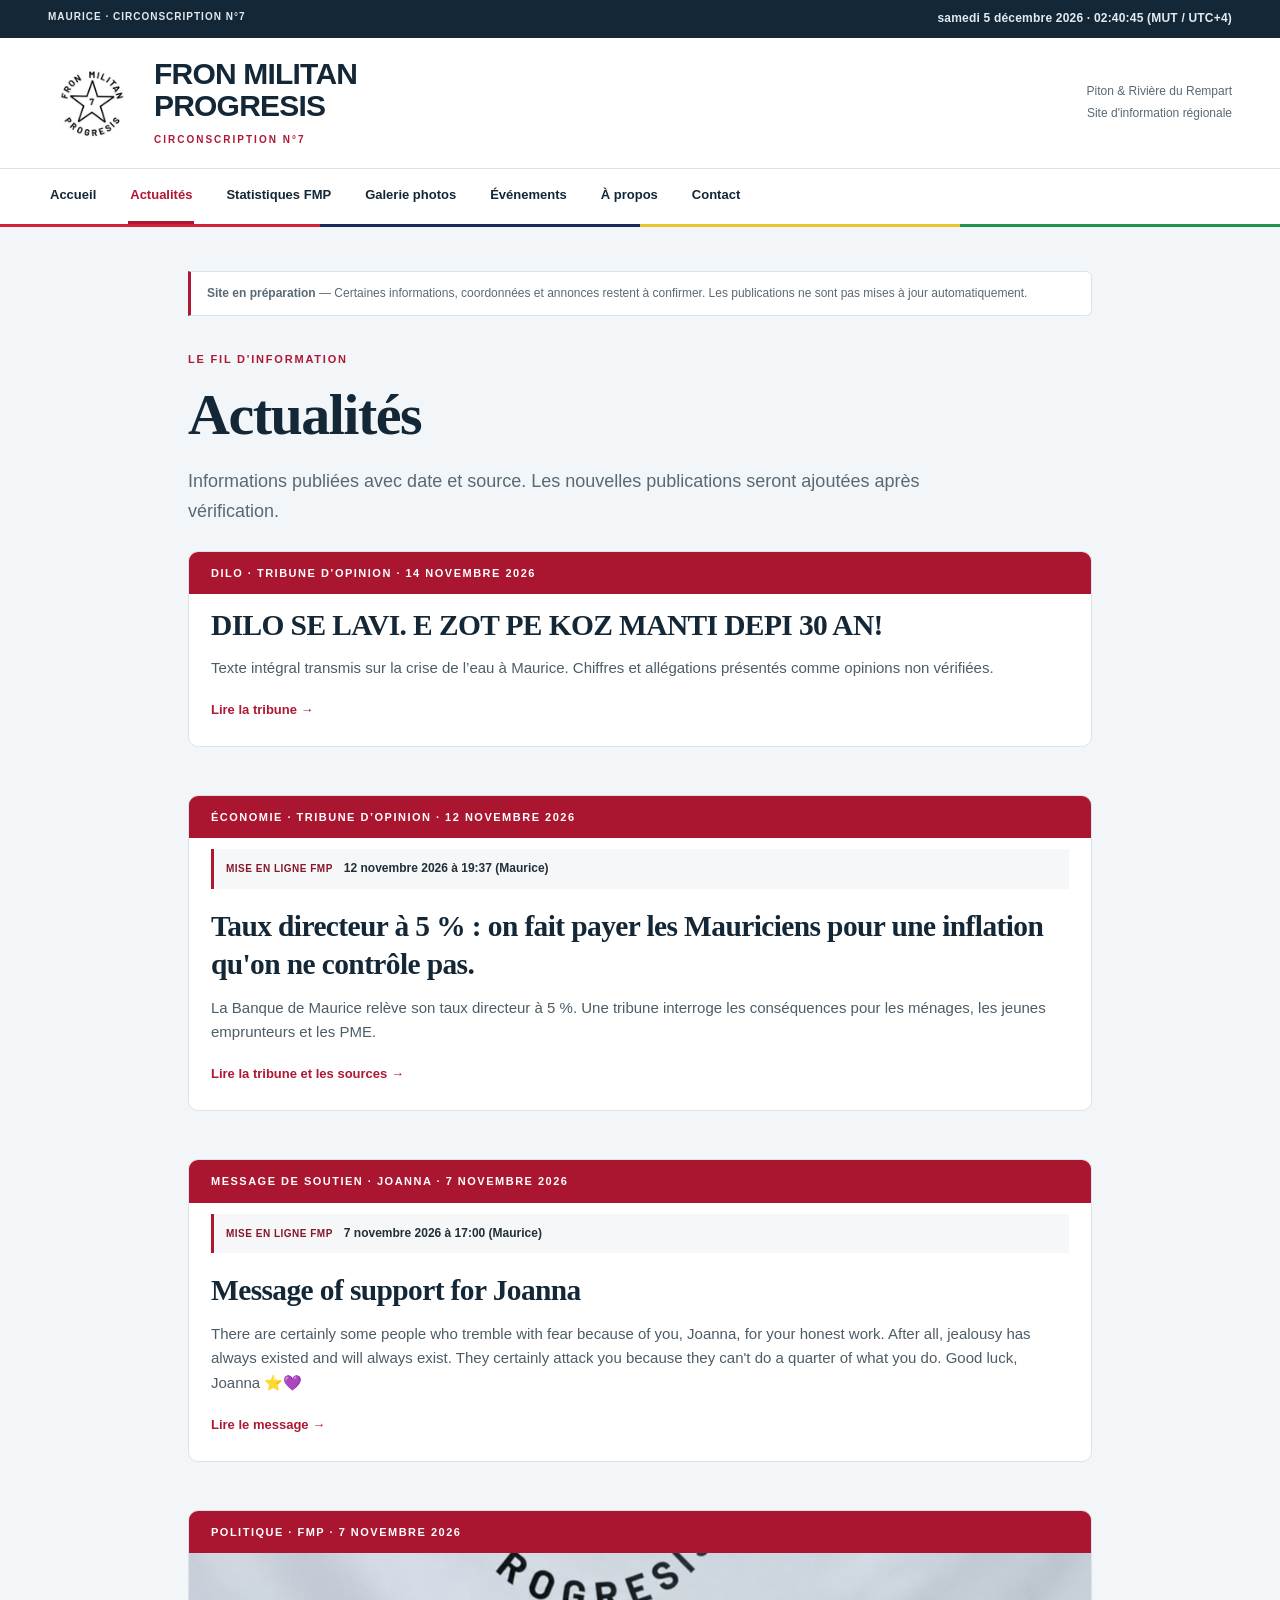
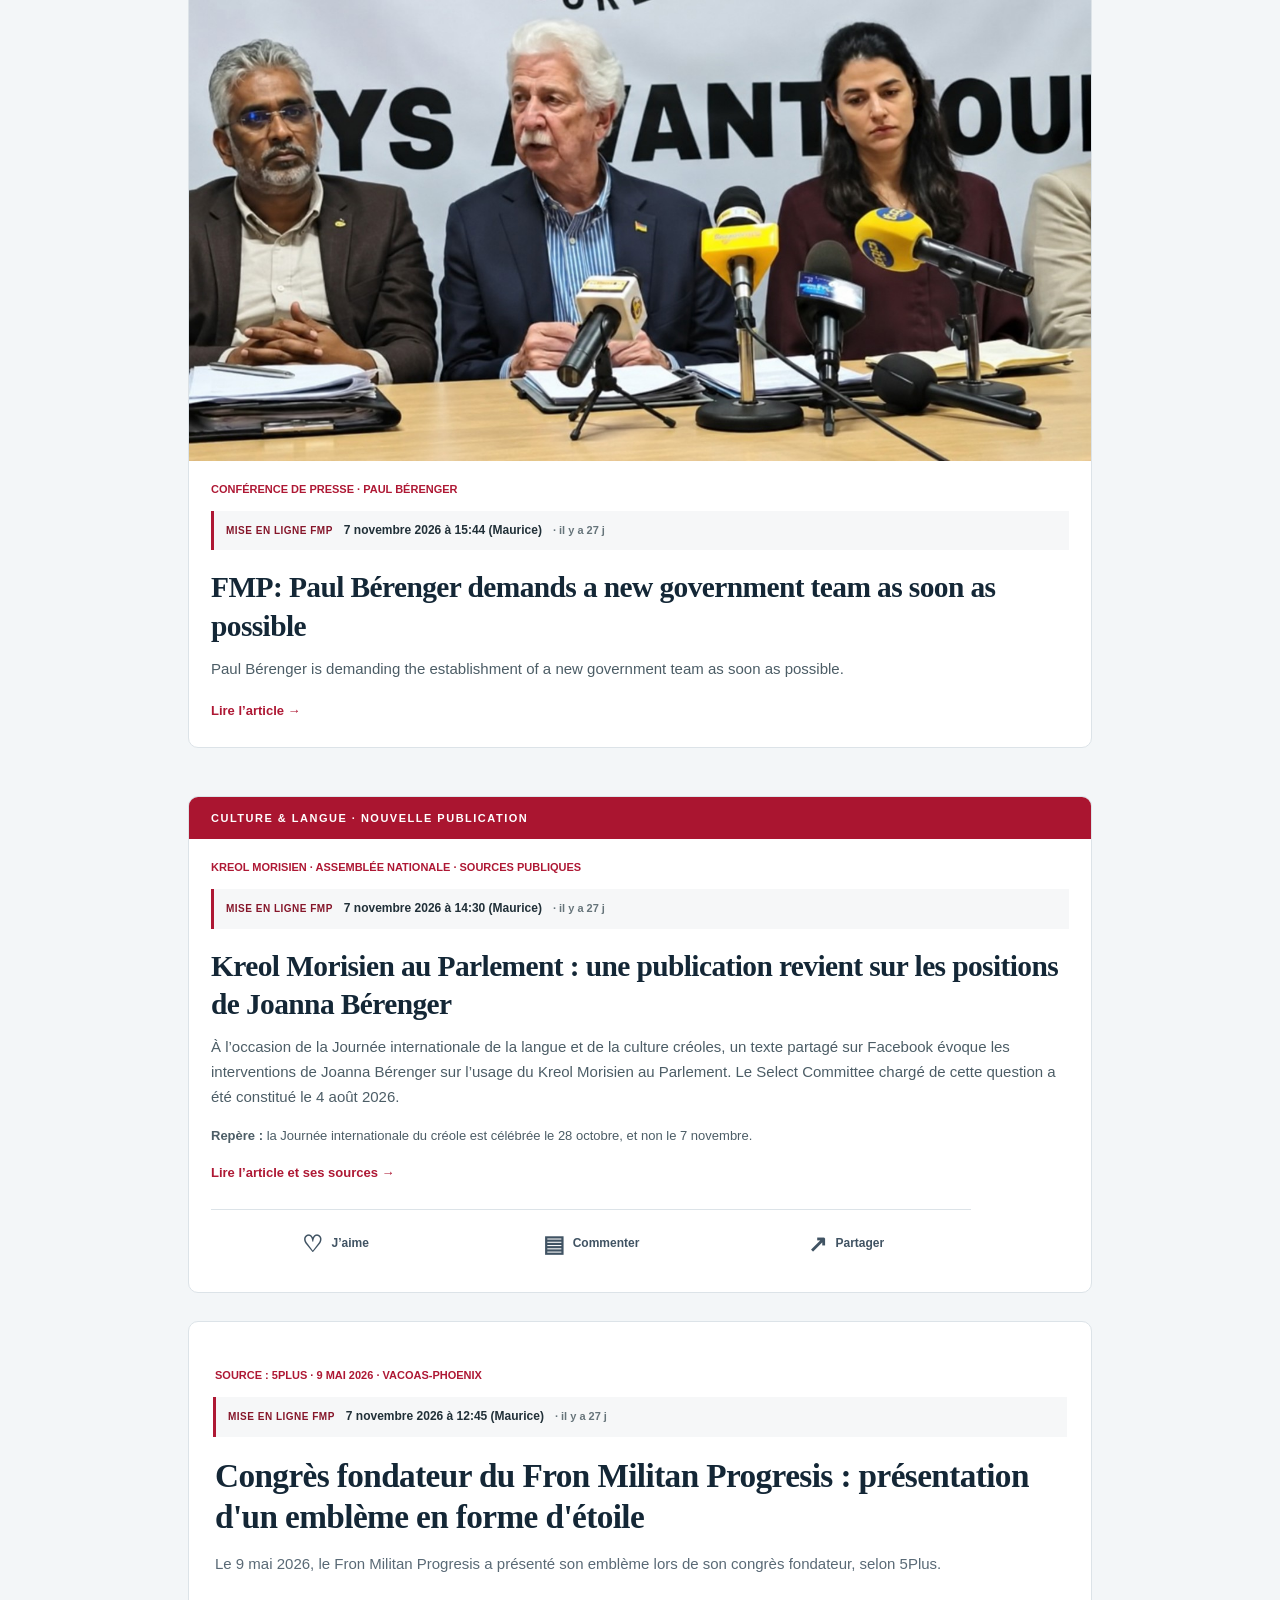
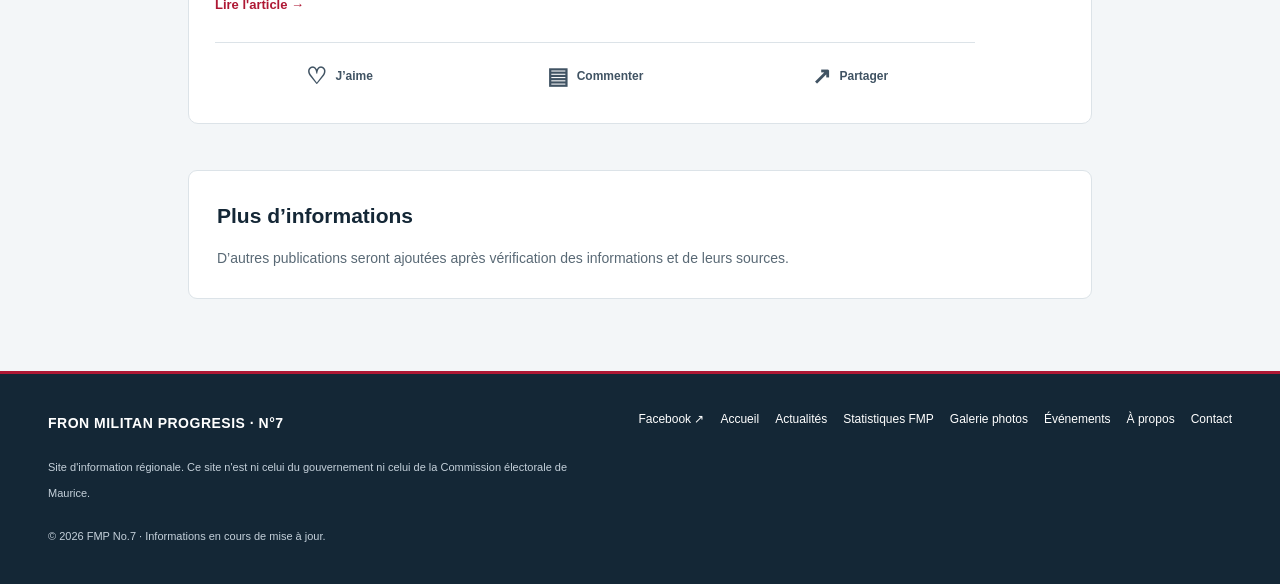
<file: actualites.html>
<!DOCTYPE html>
<html lang="fr"><head><meta charset="utf-8"/><meta content="width=device-width,initial-scale=1" name="viewport"/><meta content="#111111" name="theme-color"/><meta content="FMP No.7 — Informations publiques, actualités et événements de la circonscription de Piton et Rivière du Rempart." name="description"/><title>Actualités | FMP No.7</title><link href="assets/fmp-logo.jpg?v=20261107-original" rel="icon"/><link href="assets/style.css?v=20261107-clock" rel="stylesheet"/></head><body><a class="skip-link" href="#main-content">Aller au contenu</a><div class="utility"><div class="shell"><span>MAURICE · CIRCONSCRIPTION N°7</span><span data-now aria-label="Heure actuelle à Maurice" aria-live="off">Chargement de l'heure de Maurice…</span></div></div><header class="shell brandline"><a aria-label="Accueil FMP No.7" href="index.html"><img alt="Logo Fron Militan Progresis, étoile et chiffre 7" src="assets/fmp-logo.jpg?v=20261107-original"/></a><div><h1>FRON MILITAN<br/>PROGRESIS</h1><div class="sub">CIRCONSCRIPTION N°7</div></div><span class="rightmark">Piton &amp; Rivière du Rempart<br/>Site d'information régionale</span></header><div class="navwrap"><div class="shell"><button aria-controls="siteNav" aria-expanded="false" class="mobileToggle">☰   Menu</button><nav aria-label="Navigation principale" class="nav" id="siteNav"><a class="" href="index.html">Accueil</a><a aria-current="page" class="active" href="actualites.html">Actualités</a><a href="statistiques-fmp.html">Statistiques FMP</a><a href="galerie.html">Galerie photos</a><a class="" href="evenements.html">Événements</a><a class="" href="apropos.html">À propos</a><a class="" href="contact.html">Contact</a></nav></div></div><div class="stripe"></div><main id="main-content"><div class="shell pagebody"><div class="notice"><strong>Site en préparation</strong> — Certaines informations, coordonnées et annonces restent à confirmer. Les publications ne sont pas mises à jour automatiquement.</div><div class="eyebrow">Le fil d'information</div><h2 class="pageheading">Actualités</h2><p class="lede">Informations publiées avec date et source. Les nouvelles publications seront ajoutées après vérification.</p><div class="topgrid" style="grid-template-columns:1fr"><article class="feature news-added-card" style="margin-bottom:20px"><div class="news-added-kicker">DILO · TRIBUNE D’OPINION · 14 NOVEMBRE 2026</div><h2><a href="dilo-se-lavi-2026-11-14.html">DILO SE LAVI. E ZOT PE KOZ MANTI DEPI 30 AN!</a></h2><p>Texte intégral transmis sur la crise de l’eau à Maurice. Chiffres et allégations présentés comme opinions non vérifiées.</p><a class="textlink" href="dilo-se-lavi-2026-11-14.html">Lire la tribune →</a></article><article class="feature news-added-card" style="margin-bottom:20px"><div class="news-added-kicker">ÉCONOMIE · TRIBUNE D’OPINION · 12 NOVEMBRE 2026</div><div class="post-timestamps"><span class="post-timestamps-label">Mise en ligne FMP</span><time datetime="2026-11-12T15:37:48Z" data-published-at="2026-11-12T15:37:48Z">12 novembre 2026 · 19:37 (Maurice)</time></div><h2><a href="taux-directeur-5-pour-cent-2026-11-12.html">Taux directeur à 5 % : on fait payer les Mauriciens pour une inflation qu&#39;on ne contrôle pas.</a></h2><p>La Banque de Maurice relève son taux directeur à 5 %. Une tribune interroge les conséquences pour les ménages, les jeunes emprunteurs et les PME.</p><a class="textlink" href="taux-directeur-5-pour-cent-2026-11-12.html">Lire la tribune et les sources →</a></article><article class="feature news-added-card" style="margin-bottom:20px"><div class="news-added-kicker">MESSAGE DE SOUTIEN · JOANNA · 7 NOVEMBRE 2026</div><div class="post-timestamps"><span class="post-timestamps-label">Mise en ligne FMP</span><time datetime="2026-11-07T13:00:00Z" data-published-at="2026-11-07T13:00:00Z">7 novembre 2026 · 17:00 (Maurice)</time></div><h2><a href="joanna-support-message-2026-11-07.html">Message of support for Joanna</a></h2><p>There are certainly some people who tremble with fear because of you, Joanna, for your honest work. After all, jealousy has always existed and will always exist. They certainly attack you because they can't do a quarter of what you do. Good luck, Joanna ⭐️💜</p><a class="textlink" href="joanna-support-message-2026-11-07.html">Lire le message →</a></article><article class="feature news-added-card" style="margin-bottom:20px"><div class="news-added-kicker">POLITIQUE · FMP · 7 NOVEMBRE 2026</div><img src="assets/fmp-press-conference-2026-11-07.jpg" alt="FMP press conference, 7 November 2026" width="1536" height="864" loading="lazy" style="display:block;width:100%;height:auto" /><div class="meta">CONFÉRENCE DE PRESSE · PAUL BÉRENGER</div><div class="post-timestamps"><span class="post-timestamps-label">Mise en ligne FMP</span><time datetime="2026-11-07T11:44:02Z" data-published-at="2026-11-07T11:44:02Z">7 novembre 2026 · 15:44 (Maurice)</time><span class="post-relative" data-post-age-for="2026-11-07T11:44:02Z"></span></div><h2><a href="paul-berenger-new-government-team-2026-11-07.html">FMP: Paul Bérenger demands a new government team as soon as possible</a></h2><p>Paul Bérenger is demanding the establishment of a new government team as soon as possible.</p><a class="textlink" href="paul-berenger-new-government-team-2026-11-07.html">Lire l’article →</a></article><article class="feature news-added-card"><div class="news-added-kicker">CULTURE &amp; LANGUE · NOUVELLE PUBLICATION</div>
<div class="meta">KREOL MORISIEN · ASSEMBLÉE NATIONALE · SOURCES PUBLIQUES</div><div class="post-timestamps" aria-label="Date de mise en ligne sur le site"><span class="post-timestamps-label">Mise en ligne FMP</span><time datetime="2026-11-07T10:30:09Z" data-published-at="2026-11-07T10:30:09Z">7 novembre 2026 · 14:30 (Maurice)</time><span class="post-relative" data-post-age-for="2026-11-07T10:30:09Z"></span></div>
<h2><a href="kreol-morisien-parlement.html">Kreol Morisien au Parlement : une publication revient sur les positions de Joanna Bérenger</a></h2>
<p>À l’occasion de la Journée internationale de la langue et de la culture créoles, un texte partagé sur Facebook évoque les interventions de Joanna Bérenger sur l’usage du Kreol Morisien au Parlement. Le Select Committee chargé de cette question a été constitué le 4 août 2026.</p>
<p class="news-date-note"><strong>Repère :</strong> la Journée internationale du créole est célébrée le 28 octobre, et non le 7 novembre.</p>
<a class="textlink" href="kreol-morisien-parlement.html">Lire l’article et ses sources →</a>
<section aria-label="Réactions, commentaires et partage" class="post-engagement" data-post-id="kreol-morisien-parlement-2026" data-post-title="Kreol Morisien au Parlement : une publication revient sur les positions de Joanna Bérenger" data-post-url="kreol-morisien-parlement.html">
<div aria-label="Actions sur l’article" class="post-actions" role="group">
<button aria-pressed="false" class="action-button like-button" type="button"><span aria-hidden="true" class="action-symbol">♡</span><span class="like-label">J’aime</span></button>
<button aria-expanded="false" class="action-button comment-button" type="button"><span aria-hidden="true" class="action-symbol">▤</span><span class="comment-label">Commenter</span></button>
<button class="action-button share-button" type="button"><span aria-hidden="true" class="action-symbol">↗</span><span>Partager</span></button></div>
<div class="comment-panel" hidden><p class="engagement-note">Les commentaires et mentions « J’aime » sont enregistrés <strong>sur cet appareil uniquement</strong>. Ils ne sont pas visibles par les autres visiteurs.</p><div aria-live="polite" class="comments-list"></div><form class="comment-form">
<label for="comment-kreol-morisien-parlement-2026">Votre commentaire</label><textarea id="comment-kreol-morisien-parlement-2026" maxlength="800" name="comment" placeholder="Écrivez votre commentaire…" required rows="3"></textarea>
<div class="comment-form-footer"><small>800 caractères maximum</small><button class="post-comment" type="submit">Enregistrer sur cet appareil</button></div></form></div>
<p aria-live="polite" class="action-feedback" role="status"></p></section></article><article class="feature" style="padding-top:20px"><div class="meta">SOURCE : 5PLUS · <time datetime="2026-05-09">9 MAI 2026</time> · VACOAS-PHOENIX</div><div class="post-timestamps" aria-label="Date de mise en ligne sur le site"><span class="post-timestamps-label">Mise en ligne FMP</span><time datetime="2026-11-07T08:45:09Z" data-published-at="2026-11-07T08:45:09Z">7 novembre 2026 · 12:45 (Maurice)</time><span class="post-relative" data-post-age-for="2026-11-07T08:45:09Z"></span></div><h2><a href="congres-fondateur.html">Congrès fondateur du Fron Militan Progresis : présentation d'un emblème en forme d'étoile</a></h2><p>Le 9 mai 2026, le Fron Militan Progresis a présenté son emblème lors de son congrès fondateur, selon 5Plus.</p><a class="textlink" href="congres-fondateur.html">Lire l'article →</a><section aria-label="Réactions et commentaires sur cette actualité" class="post-engagement" data-post-id="congres-fondateur-2026" data-post-title="Congrès fondateur du Fron Militan Progresis" data-post-url="congres-fondateur.html">
<div aria-label="Actions sur l’article" class="post-actions" role="group">
<button aria-pressed="false" class="action-button like-button" type="button"><span aria-hidden="true" class="action-symbol">♡</span> <span class="like-label">J’aime</span></button>
<button aria-expanded="false" class="action-button comment-button" type="button"><span aria-hidden="true" class="action-symbol">▤</span> <span class="comment-label">Commenter</span></button>
<button class="action-button share-button" type="button"><span aria-hidden="true" class="action-symbol">↗</span> <span>Partager</span></button>
</div>
<div class="comment-panel" hidden="">
<p class="engagement-note">Les commentaires et mentions « J’aime » sont enregistrés <strong>sur cet appareil uniquement</strong>. Ils ne sont pas encore visibles par les autres visiteurs.</p>
<div aria-live="polite" class="comments-list"></div>
<form class="comment-form">
<label for="comment-congres-fondateur-2026">Votre commentaire</label>
<textarea id="comment-congres-fondateur-2026" maxlength="800" name="comment" placeholder="Écrivez votre commentaire…" required="" rows="3"></textarea>
<div class="comment-form-footer"><small>800 caractères maximum</small><button class="post-comment" type="submit">Enregistrer sur cet appareil</button></div>
</form>
</div>
<p aria-live="polite" class="action-feedback" role="status"></p>
</section></article></div><section class="section"><div class="quiet"><h3>Plus d’informations</h3><p>D’autres publications seront ajoutées après vérification des informations et de leurs sources.</p></div></section></div></main><footer class="footer"><div class="shell footergrid"><div><strong>FRON MILITAN PROGRESIS · N°7</strong><p><small>Site d'information régionale. Ce site n'est ni celui du gouvernement ni celui de la Commission électorale de Maurice.</small></p><small>© 2026 FMP No.7 · Informations en cours de mise à jour.</small></div><div class="footnav"><a class="facebook-link" href="https://www.facebook.com/share/1LvWriP6Kh/" target="_blank" rel="noopener noreferrer" aria-label="Ouvrir le lien Facebook partagé (nouvel onglet)">Facebook ↗</a><a class="" href="index.html">Accueil</a><a aria-current="page" class="active" href="actualites.html">Actualités</a><a href="statistiques-fmp.html">Statistiques FMP</a><a href="galerie.html">Galerie photos</a><a class="" href="evenements.html">Événements</a><a class="" href="apropos.html">À propos</a><a class="" href="contact.html">Contact</a></div></div></footer><script src="assets/script.js?v=20261107-clock"></script></body></html>
</file>
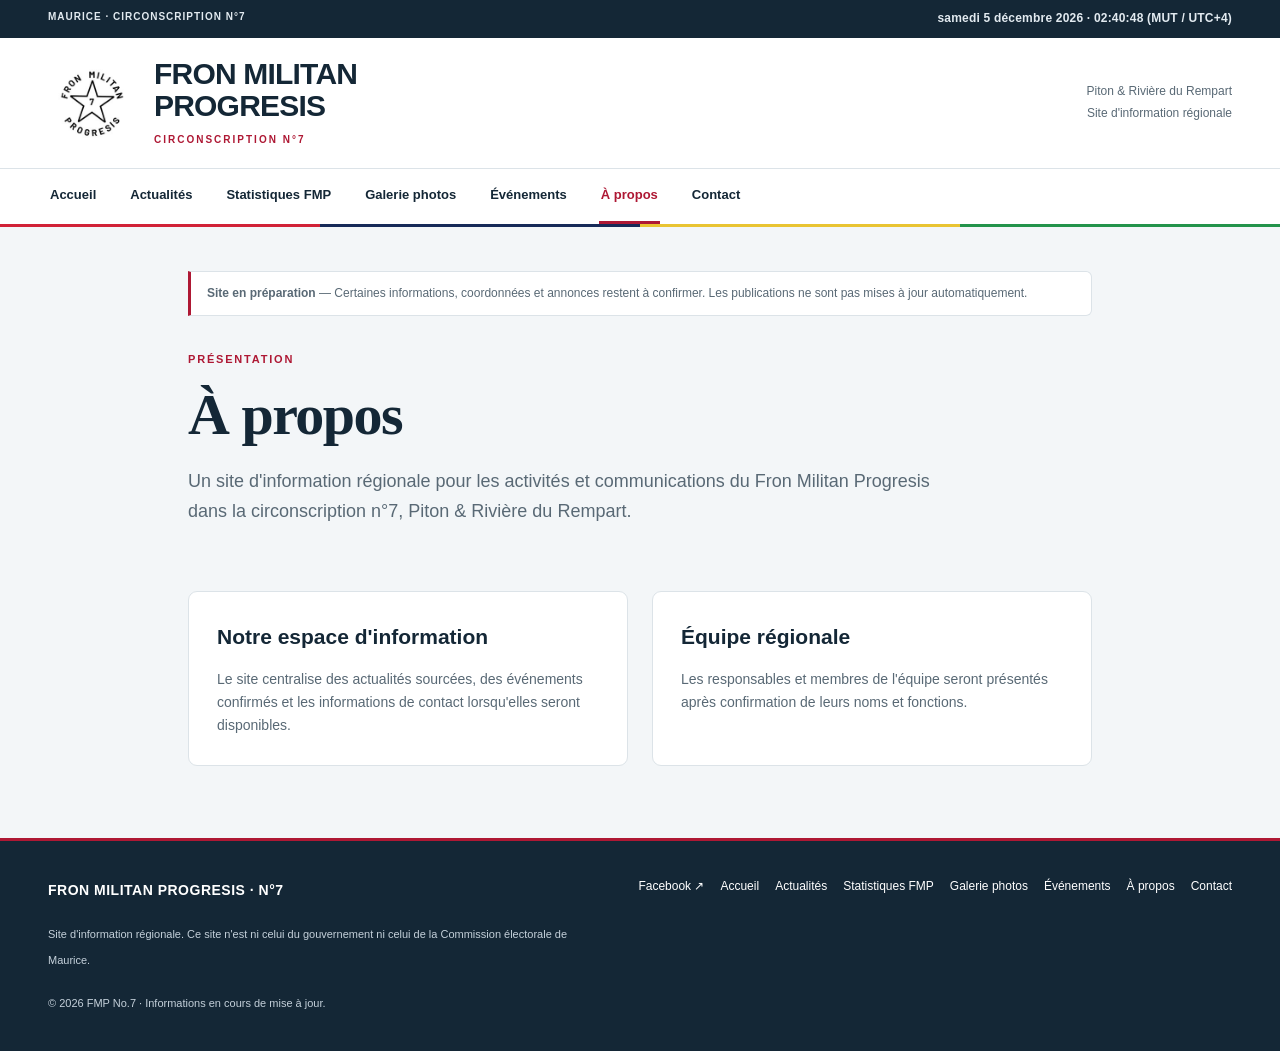
<file: apropos.html>
<!doctype html><html lang="fr"><head><meta charset="UTF-8"><meta name="viewport" content="width=device-width,initial-scale=1"><meta name="theme-color" content="#111111"><meta name="description" content="FMP No.7 — Informations publiques, actualités et événements de la circonscription de Piton et Rivière du Rempart."><title>À propos | FMP No.7</title><link rel="icon" href="assets/fmp-logo.jpg?v=20261107-original"><link rel="stylesheet" href="assets/style.css?v=20261107-clock"></head><body><a class="skip-link" href="#main-content">Aller au contenu</a><div class="utility"><div class="shell"><span>MAURICE · CIRCONSCRIPTION N°7</span><span data-now aria-label="Heure actuelle à Maurice" aria-live="off">Chargement de l'heure de Maurice…</span></div></div><header class="shell brandline"><a href="index.html" aria-label="Accueil FMP No.7"><img src="assets/fmp-logo.jpg?v=20261107-original" alt="Logo Fron Militan Progresis, étoile et chiffre 7"></a><div><h1>FRON MILITAN<br>PROGRESIS</h1><div class="sub">CIRCONSCRIPTION N°7</div></div><span class="rightmark">Piton &amp; Rivière du Rempart<br>Site d'information régionale</span></header><div class="navwrap"><div class="shell"><button class="mobileToggle" aria-expanded="false" aria-controls="siteNav">☰ &nbsp; Menu</button><nav class="nav" id="siteNav" aria-label="Navigation principale"><a href="index.html" class="">Accueil</a><a href="actualites.html" class="">Actualités</a><a href="statistiques-fmp.html">Statistiques FMP</a><a href="galerie.html">Galerie photos</a><a href="evenements.html" class="">Événements</a><a href="apropos.html" class="active" aria-current="page">À propos</a><a href="contact.html" class="">Contact</a></nav></div></div><div class="stripe"></div><main id="main-content"><div class="shell pagebody"><div class="notice"><strong>Site en préparation</strong> — Certaines informations, coordonnées et annonces restent à confirmer. Les publications ne sont pas mises à jour automatiquement.</div><div class="eyebrow">Présentation</div><h2 class="pageheading">À propos</h2><p class="lede">Un site d'information régionale pour les activités et communications du Fron Militan Progresis dans la circonscription n°7, Piton &amp; Rivière du Rempart.</p><section class="section twocol"><div class="quiet"><h3>Notre espace d'information</h3><p>Le site centralise des actualités sourcées, des événements confirmés et les informations de contact lorsqu'elles seront disponibles.</p></div><div class="quiet"><h3>Équipe régionale</h3><p>Les responsables et membres de l'équipe seront présentés après confirmation de leurs noms et fonctions.</p></div></section></div></main><footer class="footer"><div class="shell footergrid"><div><strong>FRON MILITAN PROGRESIS · N°7</strong><p><small>Site d'information régionale. Ce site n'est ni celui du gouvernement ni celui de la Commission électorale de Maurice.</small></p><small>© 2026 FMP No.7 · Informations en cours de mise à jour.</small></div><div class="footnav"><a class="facebook-link" href="https://www.facebook.com/share/1LvWriP6Kh/" target="_blank" rel="noopener noreferrer" aria-label="Ouvrir le lien Facebook partagé (nouvel onglet)">Facebook ↗</a><a href="index.html" class="">Accueil</a><a href="actualites.html" class="">Actualités</a><a href="statistiques-fmp.html">Statistiques FMP</a><a href="galerie.html">Galerie photos</a><a href="evenements.html" class="">Événements</a><a href="apropos.html" class="active" aria-current="page">À propos</a><a href="contact.html" class="">Contact</a></div></div></footer><script src="assets/script.js?v=20261107-clock"></script></body></html>
</file>
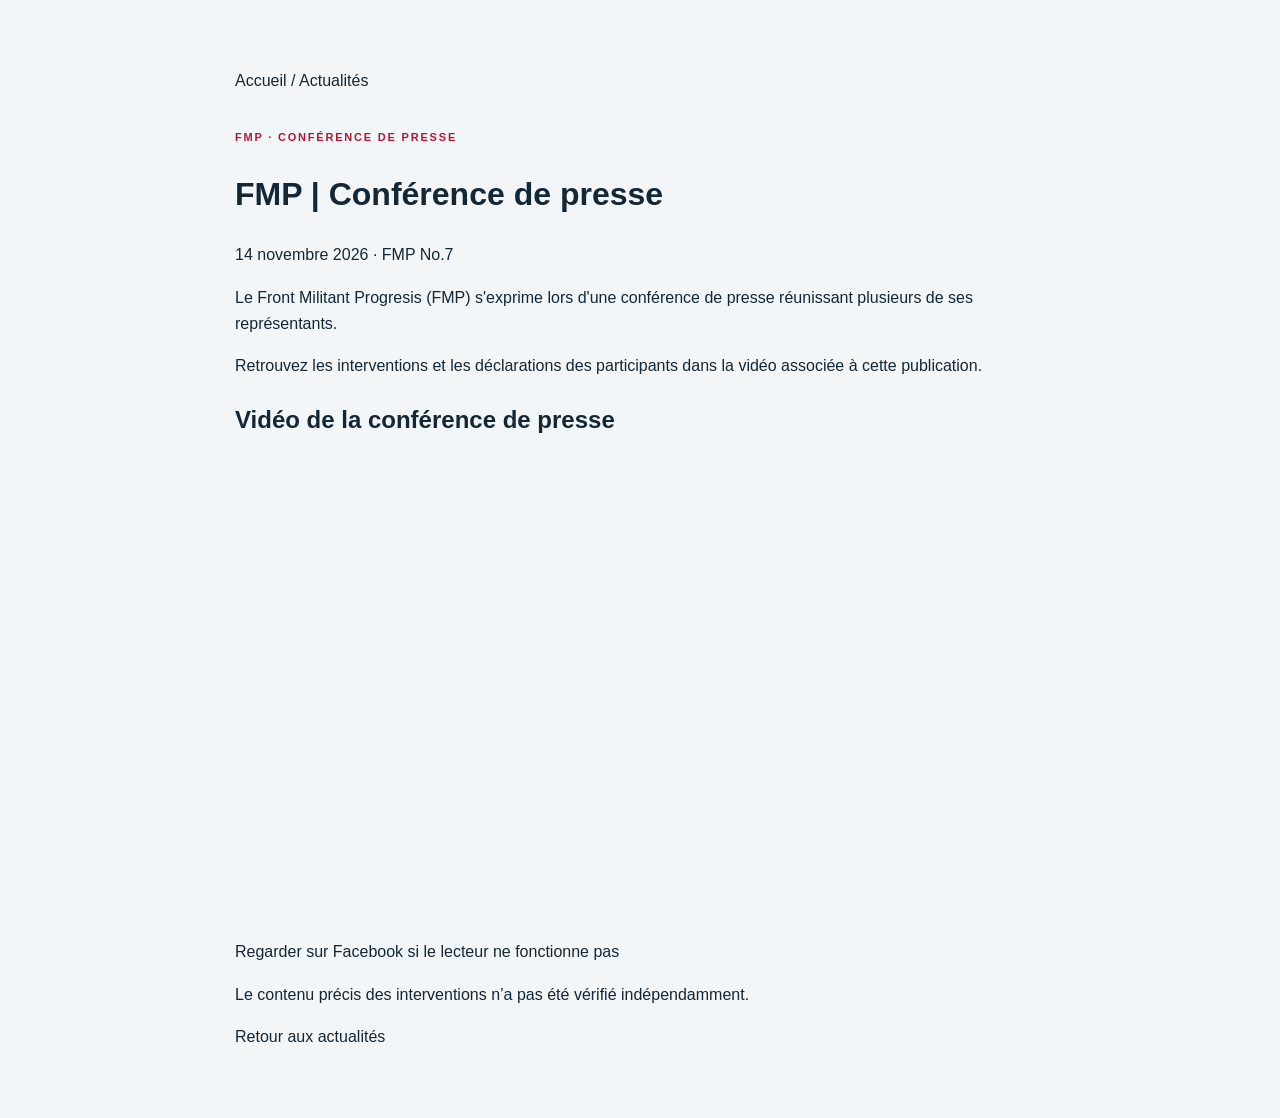
<file: conference-presse-fmp-2026-11-14.html>
<!doctype html><html lang="fr"><head><meta charset="utf-8"><meta name="viewport" content="width=device-width,initial-scale=1"><title>FMP | Conférence de presse — FMP No.7</title><link rel="stylesheet" href="assets/style.css"></head><body><main class="shell pagebody" style="max-width:850px;margin:32px auto;padding:20px"><p><a href="index.html">Accueil</a> / <a href="actualites.html">Actualités</a></p><p class="eyebrow">FMP · CONFÉRENCE DE PRESSE</p><h1>FMP | Conférence de presse</h1><p><time datetime="2026-11-14">14 novembre 2026</time> · FMP No.7</p><p>Le Front Militant Progresis (FMP) s'exprime lors d'une conférence de presse réunissant plusieurs de ses représentants.</p><p>Retrouvez les interventions et les déclarations des participants dans la vidéo associée à cette publication.</p><section><h2>Vidéo de la conférence de presse</h2><div style="width:100%;aspect-ratio:16/9"><iframe title="Vidéo Facebook FMP" src="https://www.facebook.com/plugins/video.php?href=https%3A%2F%2Fwww.facebook.com%2Fshare%2Fv%2F1ZGjpKmLkB%2F&show_text=false&width=800" style="border:0;width:100%;height:100%" allow="autoplay;clipboard-write;encrypted-media;picture-in-picture;web-share" allowfullscreen loading="lazy"></iframe></div><p><a href="https://www.facebook.com/share/v/1ZGjpKmLkB/" target="_blank" rel="noopener noreferrer">Regarder sur Facebook si le lecteur ne fonctionne pas</a></p></section><p>Le contenu précis des interventions n’a pas été vérifié indépendamment.</p><p><a href="actualites.html">Retour aux actualités</a></p></main></body></html>
</file>
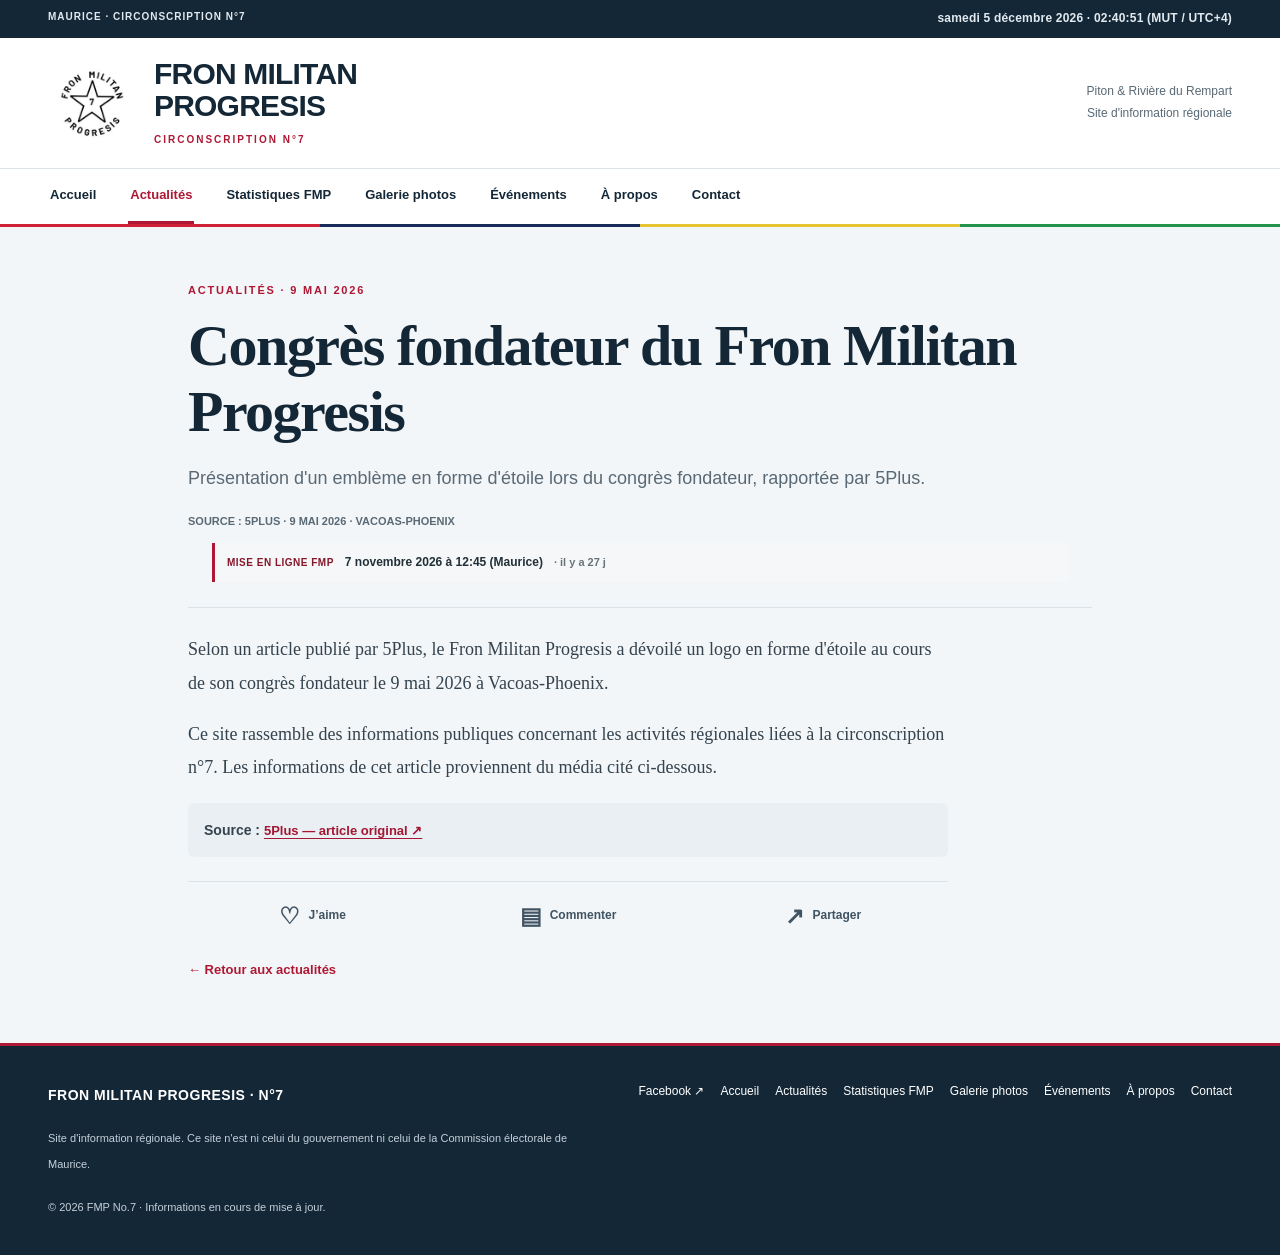
<file: congres-fondateur.html>
<!DOCTYPE html>
<html lang="fr"><head><meta charset="utf-8"/><meta content="width=device-width,initial-scale=1" name="viewport"/><meta content="#111111" name="theme-color"/><meta content="FMP No.7 — Informations publiques, actualités et événements de la circonscription de Piton et Rivière du Rempart." name="description"/><title>Congrès fondateur | FMP No.7</title><link href="assets/fmp-logo.jpg?v=20261107-original" rel="icon"/><link href="assets/style.css?v=20261107-clock" rel="stylesheet"/></head><body><a class="skip-link" href="#main-content">Aller au contenu</a><div class="utility"><div class="shell"><span>MAURICE · CIRCONSCRIPTION N°7</span><span data-now aria-label="Heure actuelle à Maurice" aria-live="off">Chargement de l'heure de Maurice…</span></div></div><header class="shell brandline"><a aria-label="Accueil FMP No.7" href="index.html"><img alt="Logo Fron Militan Progresis, étoile et chiffre 7" src="assets/fmp-logo.jpg?v=20261107-original"/></a><div><h1>FRON MILITAN<br/>PROGRESIS</h1><div class="sub">CIRCONSCRIPTION N°7</div></div><span class="rightmark">Piton &amp; Rivière du Rempart<br/>Site d'information régionale</span></header><div class="navwrap"><div class="shell"><button aria-controls="siteNav" aria-expanded="false" class="mobileToggle">☰   Menu</button><nav aria-label="Navigation principale" class="nav" id="siteNav"><a class="" href="index.html">Accueil</a><a aria-current="page" class="active" href="actualites.html">Actualités</a><a href="statistiques-fmp.html">Statistiques FMP</a><a href="galerie.html">Galerie photos</a><a class="" href="evenements.html">Événements</a><a class="" href="apropos.html">À propos</a><a class="" href="contact.html">Contact</a></nav></div></div><div class="stripe"></div><main id="main-content"><div class="shell pagebody"><div class="eyebrow">Actualités · 9 mai 2026</div><h2 class="pageheading">Congrès fondateur du Fron Militan Progresis</h2><p class="lede">Présentation d'un emblème en forme d'étoile lors du congrès fondateur, rapportée par 5Plus.</p><div class="meta">SOURCE : 5PLUS · <time datetime="2026-05-09">9 MAI 2026</time> · VACOAS-PHOENIX</div><div class="post-timestamps" aria-label="Date de mise en ligne sur le site"><span class="post-timestamps-label">Mise en ligne FMP</span><time datetime="2026-11-07T08:45:09Z" data-published-at="2026-11-07T08:45:09Z">7 novembre 2026 · 12:45 (Maurice)</time><span class="post-relative" data-post-age-for="2026-11-07T08:45:09Z"></span></div><hr style="margin:25px 0"/><div class="articlebody"><p>Selon un article publié par 5Plus, le Fron Militan Progresis a dévoilé un logo en forme d'étoile au cours de son congrès fondateur le 9 mai 2026 à Vacoas-Phoenix.</p><p>Ce site rassemble des informations publiques concernant les activités régionales liées à la circonscription n°7. Les informations de cet article proviennent du média cité ci-dessous.</p><div class="source"><strong>Source :</strong> <a class="textlink" href="https://5plus.mu/fron-militan-progresis-devoile-son-logo-en-forme-detoile-lors-du-congres-fondateur-20260509-2011" rel="noopener noreferrer" target="_blank">5Plus — article original ↗</a></div></div><section aria-label="Réactions et commentaires sur cette actualité" class="post-engagement" data-post-id="congres-fondateur-2026" data-post-title="Congrès fondateur du Fron Militan Progresis" data-post-url="congres-fondateur.html">
<div aria-label="Actions sur l’article" class="post-actions" role="group">
<button aria-pressed="false" class="action-button like-button" type="button"><span aria-hidden="true" class="action-symbol">♡</span> <span class="like-label">J’aime</span></button>
<button aria-expanded="false" class="action-button comment-button" type="button"><span aria-hidden="true" class="action-symbol">▤</span> <span class="comment-label">Commenter</span></button>
<button class="action-button share-button" type="button"><span aria-hidden="true" class="action-symbol">↗</span> <span>Partager</span></button>
</div>
<div class="comment-panel" hidden="">
<p class="engagement-note">Les commentaires et mentions « J’aime » sont enregistrés <strong>sur cet appareil uniquement</strong>. Ils ne sont pas encore visibles par les autres visiteurs.</p>
<div aria-live="polite" class="comments-list"></div>
<form class="comment-form">
<label for="comment-congres-fondateur-2026">Votre commentaire</label>
<textarea id="comment-congres-fondateur-2026" maxlength="800" name="comment" placeholder="Écrivez votre commentaire…" required="" rows="3"></textarea>
<div class="comment-form-footer"><small>800 caractères maximum</small><button class="post-comment" type="submit">Enregistrer sur cet appareil</button></div>
</form>
</div>
<p aria-live="polite" class="action-feedback" role="status"></p>
</section><p><a class="textlink" href="actualites.html">← Retour aux actualités</a></p></div></main><footer class="footer"><div class="shell footergrid"><div><strong>FRON MILITAN PROGRESIS · N°7</strong><p><small>Site d'information régionale. Ce site n'est ni celui du gouvernement ni celui de la Commission électorale de Maurice.</small></p><small>© 2026 FMP No.7 · Informations en cours de mise à jour.</small></div><div class="footnav"><a class="facebook-link" href="https://www.facebook.com/share/1LvWriP6Kh/" target="_blank" rel="noopener noreferrer" aria-label="Ouvrir le lien Facebook partagé (nouvel onglet)">Facebook ↗</a><a class="" href="index.html">Accueil</a><a aria-current="page" class="active" href="actualites.html">Actualités</a><a href="statistiques-fmp.html">Statistiques FMP</a><a href="galerie.html">Galerie photos</a><a class="" href="evenements.html">Événements</a><a class="" href="apropos.html">À propos</a><a class="" href="contact.html">Contact</a></div></div></footer><script src="assets/script.js?v=20261107-clock"></script></body></html>
</file>
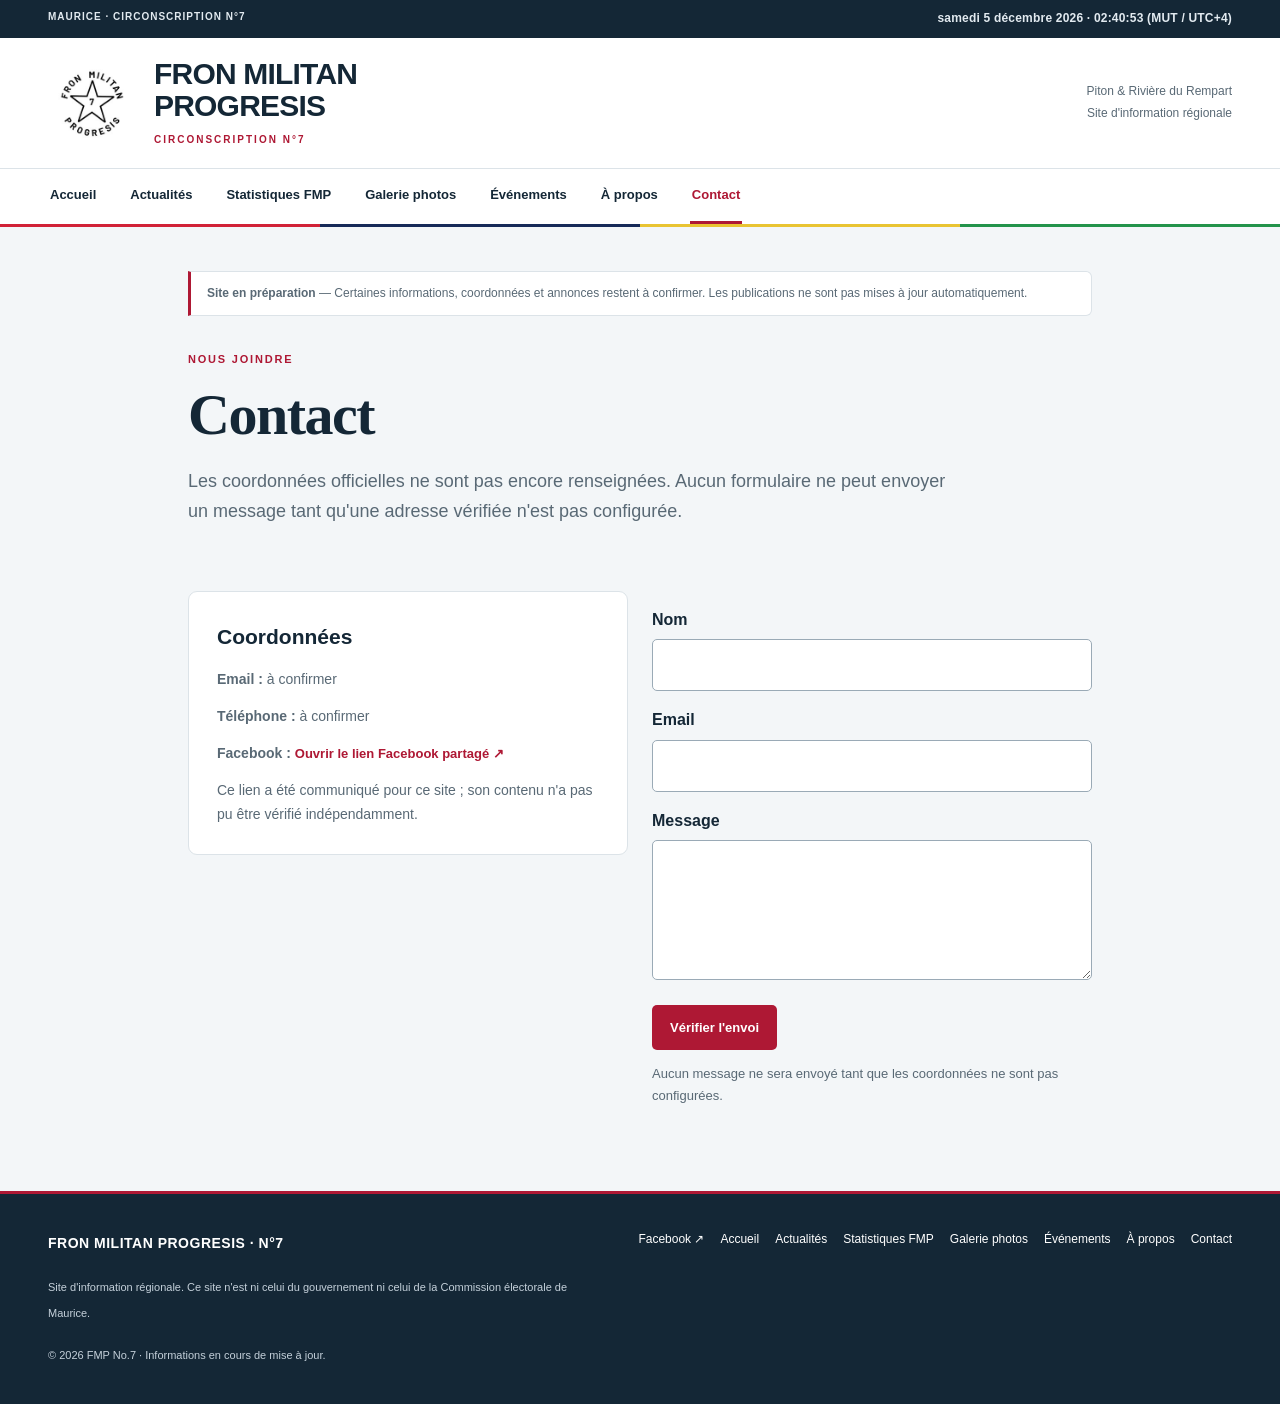
<file: contact.html>
<!doctype html><html lang="fr"><head><meta charset="UTF-8"><meta name="viewport" content="width=device-width,initial-scale=1"><meta name="theme-color" content="#111111"><meta name="description" content="FMP No.7 — Informations publiques, actualités et événements de la circonscription de Piton et Rivière du Rempart."><title>Contact | FMP No.7</title><link rel="icon" href="assets/fmp-logo.jpg?v=20261107-original"><link rel="stylesheet" href="assets/style.css?v=20261107-clock"></head><body><a class="skip-link" href="#main-content">Aller au contenu</a><div class="utility"><div class="shell"><span>MAURICE · CIRCONSCRIPTION N°7</span><span data-now aria-label="Heure actuelle à Maurice" aria-live="off">Chargement de l'heure de Maurice…</span></div></div><header class="shell brandline"><a href="index.html" aria-label="Accueil FMP No.7"><img src="assets/fmp-logo.jpg?v=20261107-original" alt="Logo Fron Militan Progresis, étoile et chiffre 7"></a><div><h1>FRON MILITAN<br>PROGRESIS</h1><div class="sub">CIRCONSCRIPTION N°7</div></div><span class="rightmark">Piton &amp; Rivière du Rempart<br>Site d'information régionale</span></header><div class="navwrap"><div class="shell"><button class="mobileToggle" aria-expanded="false" aria-controls="siteNav">☰ &nbsp; Menu</button><nav class="nav" id="siteNav" aria-label="Navigation principale"><a href="index.html" class="">Accueil</a><a href="actualites.html" class="">Actualités</a><a href="statistiques-fmp.html">Statistiques FMP</a><a href="galerie.html">Galerie photos</a><a href="evenements.html" class="">Événements</a><a href="apropos.html" class="">À propos</a><a href="contact.html" class="active" aria-current="page">Contact</a></nav></div></div><div class="stripe"></div><main id="main-content"><div class="shell pagebody"><div class="notice"><strong>Site en préparation</strong> — Certaines informations, coordonnées et annonces restent à confirmer. Les publications ne sont pas mises à jour automatiquement.</div><div class="eyebrow">Nous joindre</div><h2 class="pageheading">Contact</h2><p class="lede">Les coordonnées officielles ne sont pas encore renseignées. Aucun formulaire ne peut envoyer un message tant qu'une adresse vérifiée n'est pas configurée.</p><section class="section twocol"><div><div class="quiet"><h3>Coordonnées</h3><p><strong>Email :</strong> à confirmer</p><p><strong>Téléphone :</strong> à confirmer</p><p><strong>Facebook :</strong> <a class="textlink" href="https://www.facebook.com/share/1LvWriP6Kh/" target="_blank" rel="noopener noreferrer">Ouvrir le lien Facebook partagé ↗</a></p><p class="tip">Ce lien a été communiqué pour ce site ; son contenu n'a pas pu être vérifié indépendamment.</p></div></div><div><form id="contactForm"><div class="field"><label for="name">Nom</label><input id="name" name="name" autocomplete="name" required></div><div class="field"><label for="email">Email</label><input id="email" name="email" type="email" autocomplete="email" required></div><div class="field"><label for="message">Message</label><textarea id="message" name="message" required></textarea></div><button class="btn" type="submit">Vérifier l'envoi</button><p id="formInfo" role="status" class="tip">Aucun message ne sera envoyé tant que les coordonnées ne sont pas configurées.</p></form></div></section></div></main><footer class="footer"><div class="shell footergrid"><div><strong>FRON MILITAN PROGRESIS · N°7</strong><p><small>Site d'information régionale. Ce site n'est ni celui du gouvernement ni celui de la Commission électorale de Maurice.</small></p><small>© 2026 FMP No.7 · Informations en cours de mise à jour.</small></div><div class="footnav"><a class="facebook-link" href="https://www.facebook.com/share/1LvWriP6Kh/" target="_blank" rel="noopener noreferrer" aria-label="Ouvrir le lien Facebook partagé (nouvel onglet)">Facebook ↗</a><a href="index.html" class="">Accueil</a><a href="actualites.html" class="">Actualités</a><a href="statistiques-fmp.html">Statistiques FMP</a><a href="galerie.html">Galerie photos</a><a href="evenements.html" class="">Événements</a><a href="apropos.html" class="">À propos</a><a href="contact.html" class="active" aria-current="page">Contact</a></div></div></footer><script src="assets/script.js?v=20261107-clock"></script></body></html>
</file>
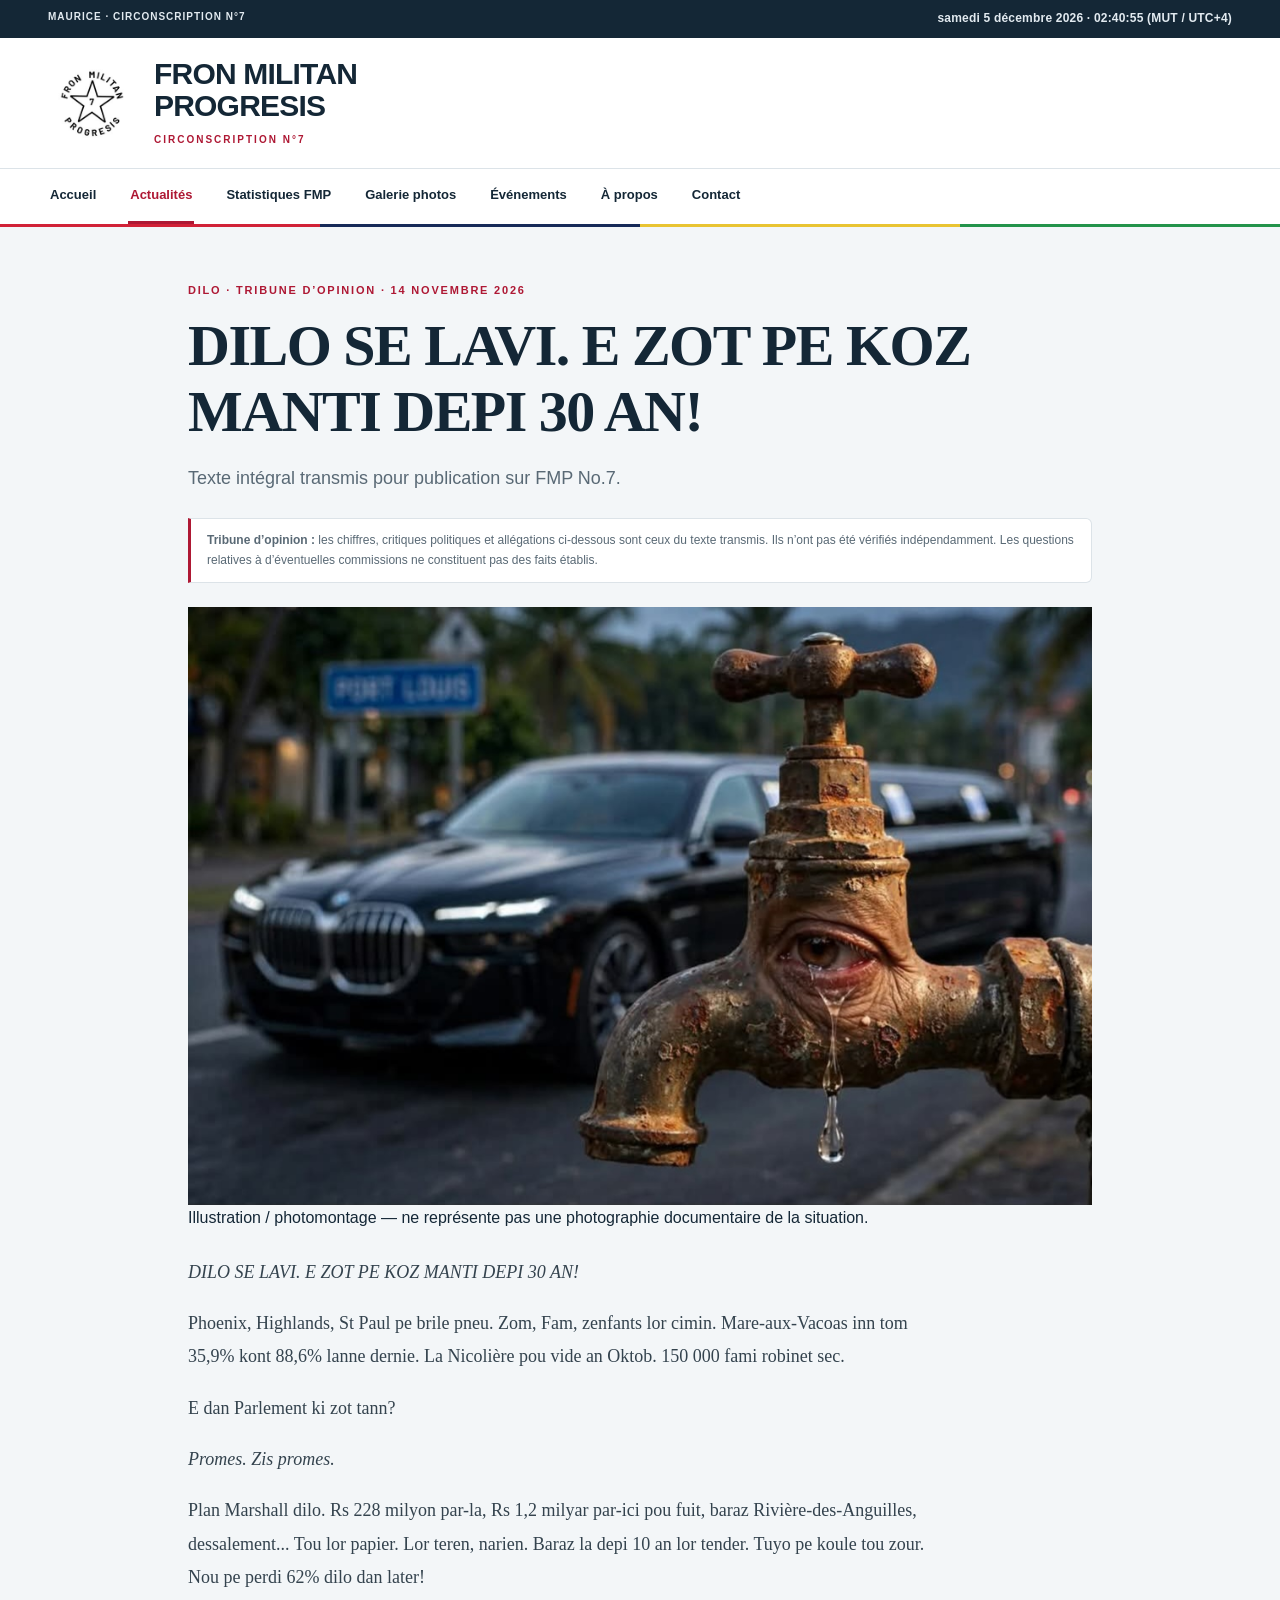
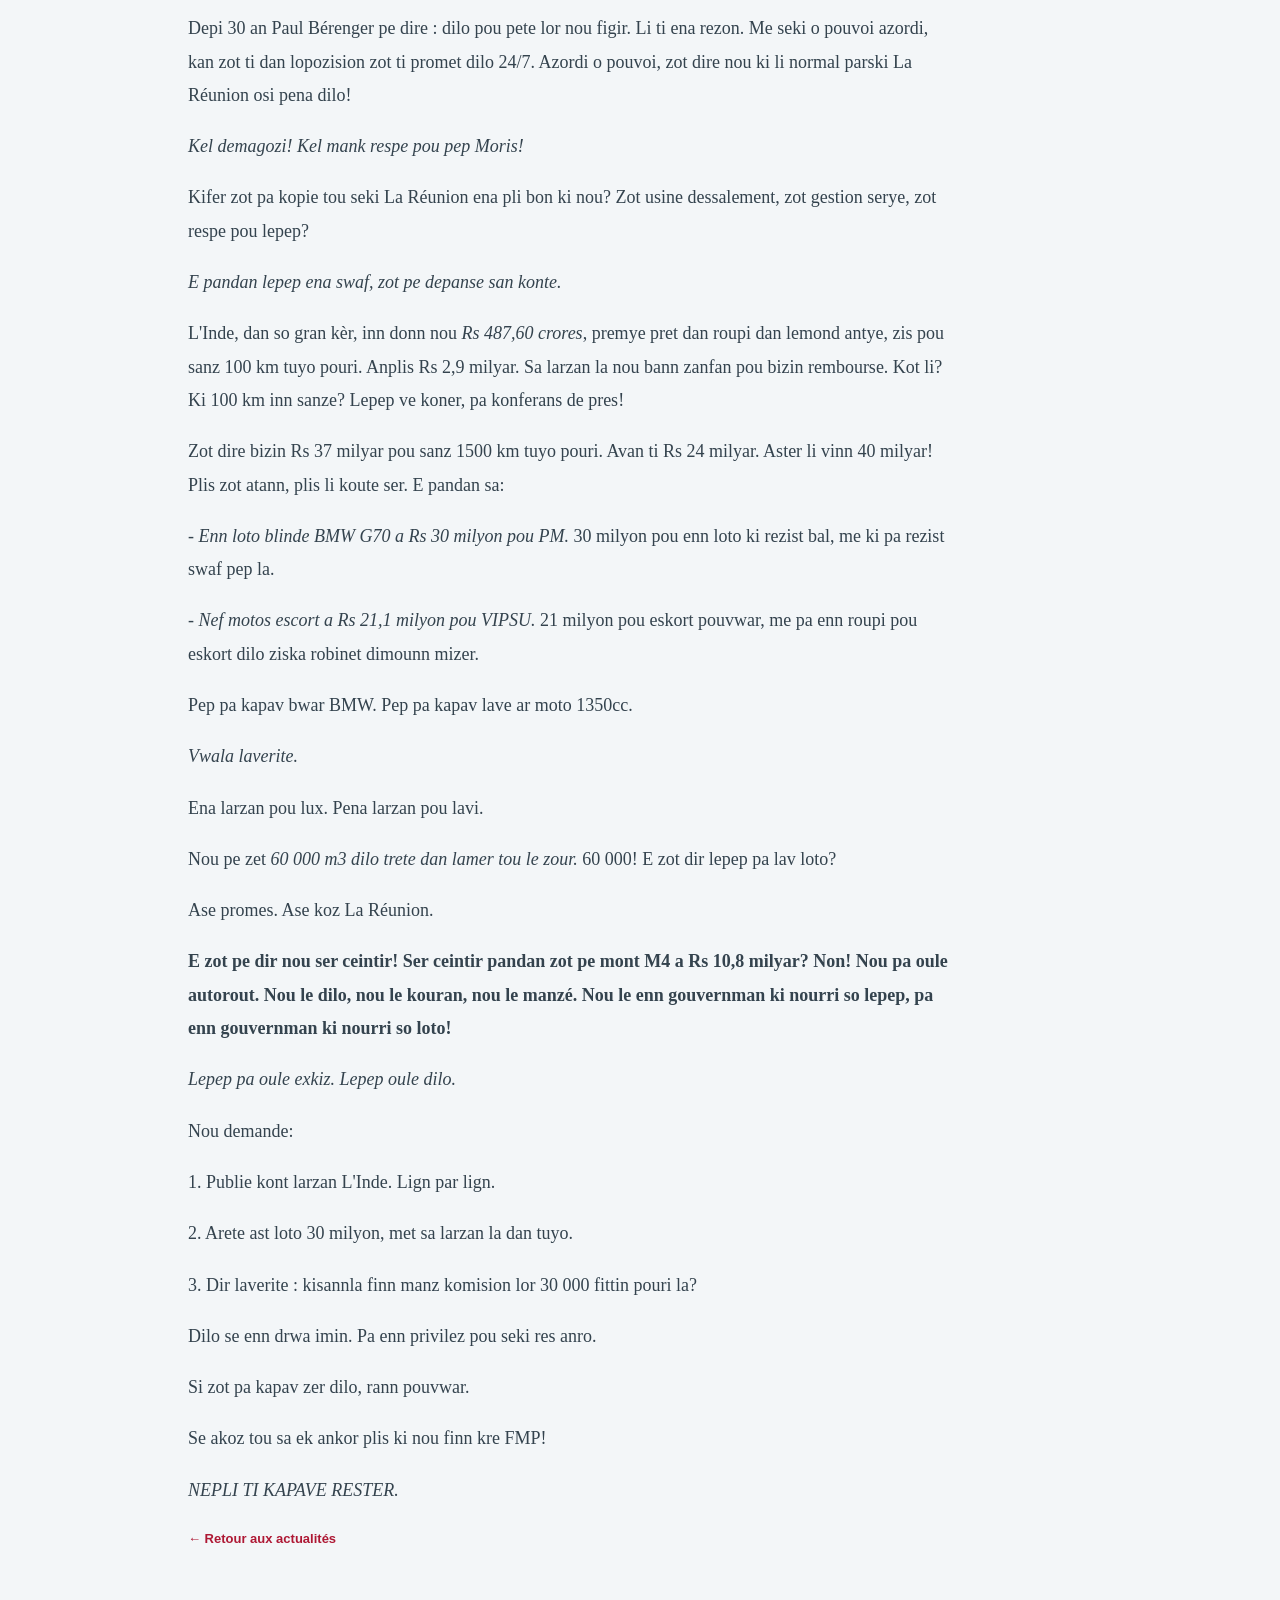
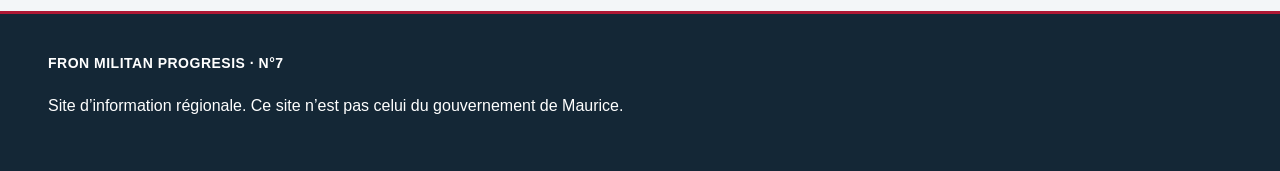
<file: dilo-se-lavi-2026-11-14.html>
<!DOCTYPE html><html lang="mfe"><head><meta charset="utf-8"><meta name="viewport" content="width=device-width,initial-scale=1"><title>DILO SE LAVI | FMP No.7</title><meta name="description" content="Tribune d’opinion transmise pour publication sur la crise de l’eau à Maurice."><link rel="icon" href="assets/fmp-logo.jpg"><link rel="stylesheet" href="assets/style.css"></head><body><a class="skip-link" href="#main-content">Aller au contenu</a><div class="utility"><div class="shell"><span>MAURICE · CIRCONSCRIPTION N°7</span><span data-now>Heure de Maurice</span></div></div><header class="shell brandline"><a href="index.html"><img src="assets/fmp-logo.jpg" alt="Logo FMP No.7"></a><div><h1>FRON MILITAN<br>PROGRESIS</h1><div class="sub">CIRCONSCRIPTION N°7</div></div></header><div class="navwrap"><div class="shell"><button aria-controls="siteNav" aria-expanded="false" class="mobileToggle">☰ Menu</button><nav class="nav" id="siteNav" aria-label="Navigation principale"><a href="index.html">Accueil</a><a class="active" href="actualites.html">Actualités</a><a href="statistiques-fmp.html">Statistiques FMP</a><a href="galerie.html">Galerie photos</a><a href="evenements.html">Événements</a><a href="apropos.html">À propos</a><a href="contact.html">Contact</a></nav></div></div><div class="stripe"></div><main id="main-content"><div class="shell pagebody"><div class="eyebrow">DILO · TRIBUNE D’OPINION · 14 NOVEMBRE 2026</div><h2 class="pageheading">DILO SE LAVI. E ZOT PE KOZ MANTI DEPI 30 AN!</h2><p class="lede">Texte intégral transmis pour publication sur FMP No.7.</p><div class="notice"><strong>Tribune d’opinion :</strong> les chiffres, critiques politiques et allégations ci-dessous sont ceux du texte transmis. Ils n’ont pas été vérifiés indépendamment. Les questions relatives à d’éventuelles commissions ne constituent pas des faits établis.</div><figure style="margin:24px 0"><img src="assets/Screenshot_20261114_170911_Facebook.jpg" alt="Photomontage illustratif : robinet rouillé avec un œil en larmes devant une voiture noire" loading="lazy" style="display:block;width:100%;height:auto;max-height:720px;object-fit:contain;background:#eee"><figcaption>Illustration / photomontage — ne représente pas une photographie documentaire de la situation.</figcaption></figure><div class="articlebody"><p><em>DILO SE LAVI. E ZOT PE KOZ MANTI DEPI 30 AN!</em></p>
<p>Phoenix, Highlands, St Paul pe brile pneu. Zom, Fam, zenfants lor cimin. Mare-aux-Vacoas inn tom 35,9% kont 88,6% lanne dernie. La Nicolière pou vide an Oktob. 150 000 fami robinet sec.</p>
<p>E dan Parlement ki zot tann?</p>
<p><em>Promes. Zis promes.</em></p>
<p>Plan Marshall dilo. Rs 228 milyon par-la, Rs 1,2 milyar par-ici pou fuit, baraz Rivière-des-Anguilles, dessalement... Tou lor papier. Lor teren, narien. Baraz la depi 10 an lor tender. Tuyo pe koule tou zour. Nou pe perdi 62% dilo dan later!</p>
<p>Depi 30 an Paul Bérenger pe dire : dilo pou pete lor nou figir. Li ti ena rezon. Me seki o pouvoi azordi, kan zot ti dan lopozision zot ti promet dilo 24/7. Azordi o pouvoi, zot dire nou ki li normal parski La Réunion osi pena dilo!</p>
<p><em>Kel demagozi! Kel mank respe pou pep Moris!</em></p>
<p>Kifer zot pa kopie tou seki La Réunion ena pli bon ki nou? Zot usine dessalement, zot gestion serye, zot respe pou lepep?</p>
<p><em>E pandan lepep ena swaf, zot pe depanse san konte.</em></p>
<p>L&#39;Inde, dan so gran kèr, inn donn nou <em>Rs 487,60 crores</em>, premye pret dan roupi dan lemond antye, zis pou sanz 100 km tuyo pouri. Anplis Rs 2,9 milyar. Sa larzan la nou bann zanfan pou bizin rembourse. Kot li? Ki 100 km inn sanze? Lepep ve koner, pa konferans de pres!</p>
<p>Zot dire bizin Rs 37 milyar pou sanz 1500 km tuyo pouri. Avan ti Rs 24 milyar. Aster li vinn 40 milyar! Plis zot atann, plis li koute ser. E pandan sa:</p>
<p><em>- Enn loto blinde BMW G70 a Rs 30 milyon pou PM.</em> 30 milyon pou enn loto ki rezist bal, me ki pa rezist swaf pep la.</p>
<p><em>- Nef motos escort a Rs 21,1 milyon pou VIPSU.</em> 21 milyon pou eskort pouvwar, me pa enn roupi pou eskort dilo ziska robinet dimounn mizer.</p>
<p>Pep pa kapav bwar BMW. Pep pa kapav lave ar moto 1350cc.</p>
<p><em>Vwala laverite.</em></p>
<p>Ena larzan pou lux. Pena larzan pou lavi.</p>
<p>Nou pe zet <em>60 000 m3 dilo trete dan lamer tou le zour.</em> 60 000! E zot dir lepep pa lav loto?</p>
<p>Ase promes. Ase koz La Réunion.</p>
<p><strong>E zot pe dir nou ser ceintir! Ser ceintir pandan zot pe mont M4 a Rs 10,8 milyar? Non! Nou pa oule autorout. Nou le dilo, nou le kouran, nou le manzé. Nou le enn gouvernman ki nourri so lepep, pa enn gouvernman ki nourri so loto!</strong></p>
<p><em>Lepep pa oule exkiz. Lepep oule dilo.</em></p>
<p>Nou demande:</p>
<p>1. Publie kont larzan L&#39;Inde. Lign par lign.</p>
<p>2. Arete ast loto 30 milyon, met sa larzan la dan tuyo.</p>
<p>3. Dir laverite : kisannla finn manz komision lor 30 000 fittin pouri la?</p>
<p>Dilo se enn drwa imin. Pa enn privilez pou seki res anro.</p>
<p>Si zot pa kapav zer dilo, rann pouvwar.</p>
<p>Se akoz tou sa ek ankor plis ki nou finn kre FMP!</p>
<p><em>NEPLI TI KAPAVE RESTER.</em></p></div><p><a class="textlink" href="actualites.html">← Retour aux actualités</a></p></div></main><footer class="footer"><div class="shell"><strong>FRON MILITAN PROGRESIS · N°7</strong><p>Site d’information régionale. Ce site n’est pas celui du gouvernement de Maurice.</p></div></footer><script src="assets/script.js"></script></body></html>
</file>
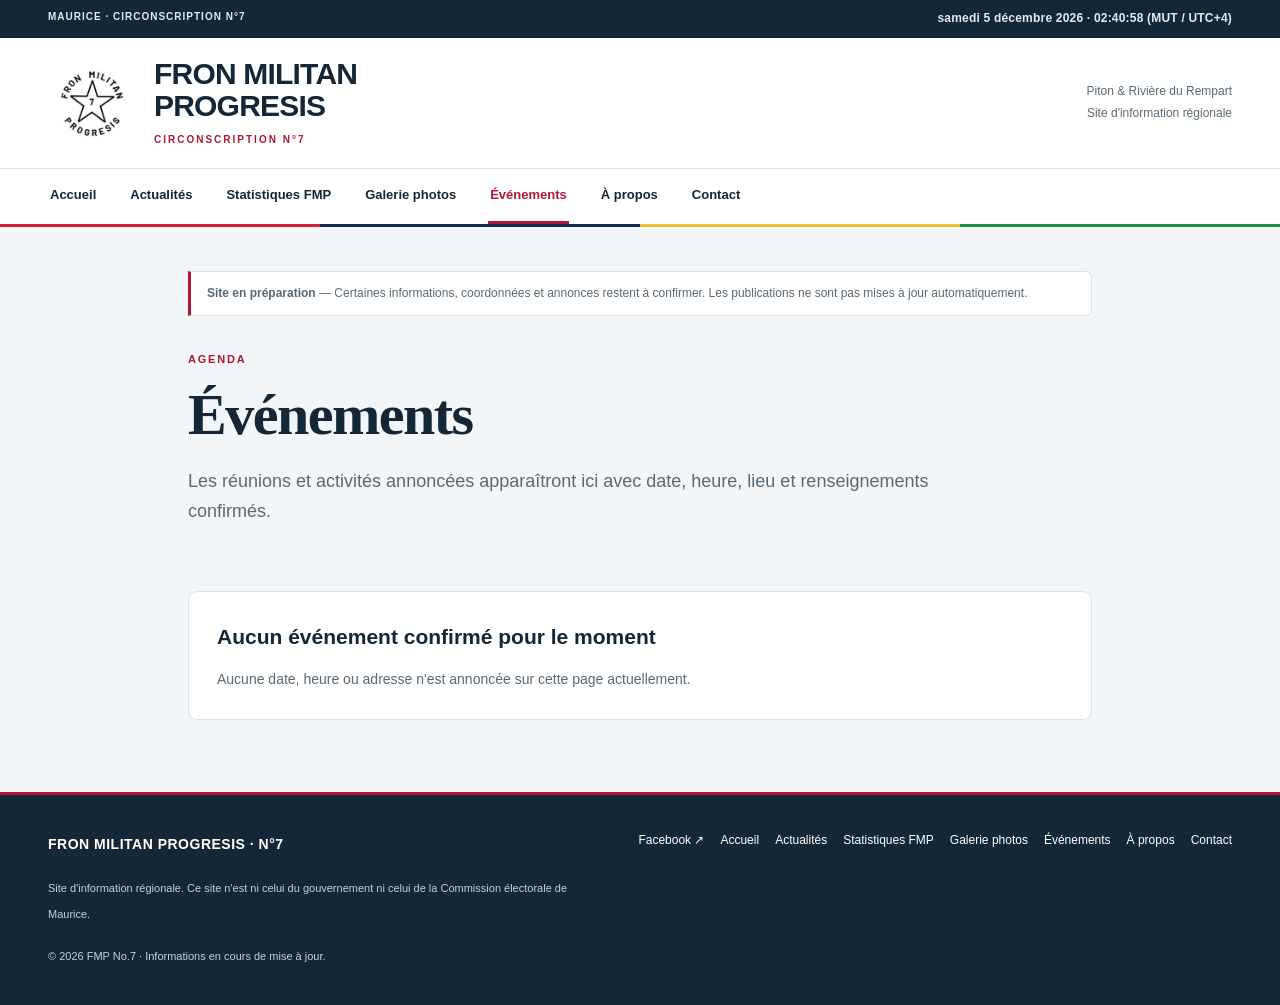
<file: evenements.html>
<!doctype html><html lang="fr"><head><meta charset="UTF-8"><meta name="viewport" content="width=device-width,initial-scale=1"><meta name="theme-color" content="#111111"><meta name="description" content="FMP No.7 — Informations publiques, actualités et événements de la circonscription de Piton et Rivière du Rempart."><title>Événements | FMP No.7</title><link rel="icon" href="assets/fmp-logo.jpg?v=20261107-original"><link rel="stylesheet" href="assets/style.css?v=20261107-clock"></head><body><a class="skip-link" href="#main-content">Aller au contenu</a><div class="utility"><div class="shell"><span>MAURICE · CIRCONSCRIPTION N°7</span><span data-now aria-label="Heure actuelle à Maurice" aria-live="off">Chargement de l'heure de Maurice…</span></div></div><header class="shell brandline"><a href="index.html" aria-label="Accueil FMP No.7"><img src="assets/fmp-logo.jpg?v=20261107-original" alt="Logo Fron Militan Progresis, étoile et chiffre 7"></a><div><h1>FRON MILITAN<br>PROGRESIS</h1><div class="sub">CIRCONSCRIPTION N°7</div></div><span class="rightmark">Piton &amp; Rivière du Rempart<br>Site d'information régionale</span></header><div class="navwrap"><div class="shell"><button class="mobileToggle" aria-expanded="false" aria-controls="siteNav">☰ &nbsp; Menu</button><nav class="nav" id="siteNav" aria-label="Navigation principale"><a href="index.html" class="">Accueil</a><a href="actualites.html" class="">Actualités</a><a href="statistiques-fmp.html">Statistiques FMP</a><a href="galerie.html">Galerie photos</a><a href="evenements.html" class="active" aria-current="page">Événements</a><a href="apropos.html" class="">À propos</a><a href="contact.html" class="">Contact</a></nav></div></div><div class="stripe"></div><main id="main-content"><div class="shell pagebody"><div class="notice"><strong>Site en préparation</strong> — Certaines informations, coordonnées et annonces restent à confirmer. Les publications ne sont pas mises à jour automatiquement.</div><div class="eyebrow">Agenda</div><h2 class="pageheading">Événements</h2><p class="lede">Les réunions et activités annoncées apparaîtront ici avec date, heure, lieu et renseignements confirmés.</p><section class="section"><div class="quiet"><h3>Aucun événement confirmé pour le moment</h3><p>Aucune date, heure ou adresse n'est annoncée sur cette page actuellement.</p></div></section></div></main><footer class="footer"><div class="shell footergrid"><div><strong>FRON MILITAN PROGRESIS · N°7</strong><p><small>Site d'information régionale. Ce site n'est ni celui du gouvernement ni celui de la Commission électorale de Maurice.</small></p><small>© 2026 FMP No.7 · Informations en cours de mise à jour.</small></div><div class="footnav"><a class="facebook-link" href="https://www.facebook.com/share/1LvWriP6Kh/" target="_blank" rel="noopener noreferrer" aria-label="Ouvrir le lien Facebook partagé (nouvel onglet)">Facebook ↗</a><a href="index.html" class="">Accueil</a><a href="actualites.html" class="">Actualités</a><a href="statistiques-fmp.html">Statistiques FMP</a><a href="galerie.html">Galerie photos</a><a href="evenements.html" class="active" aria-current="page">Événements</a><a href="apropos.html" class="">À propos</a><a href="contact.html" class="">Contact</a></div></div></footer><script src="assets/script.js?v=20261107-clock"></script></body></html>
</file>
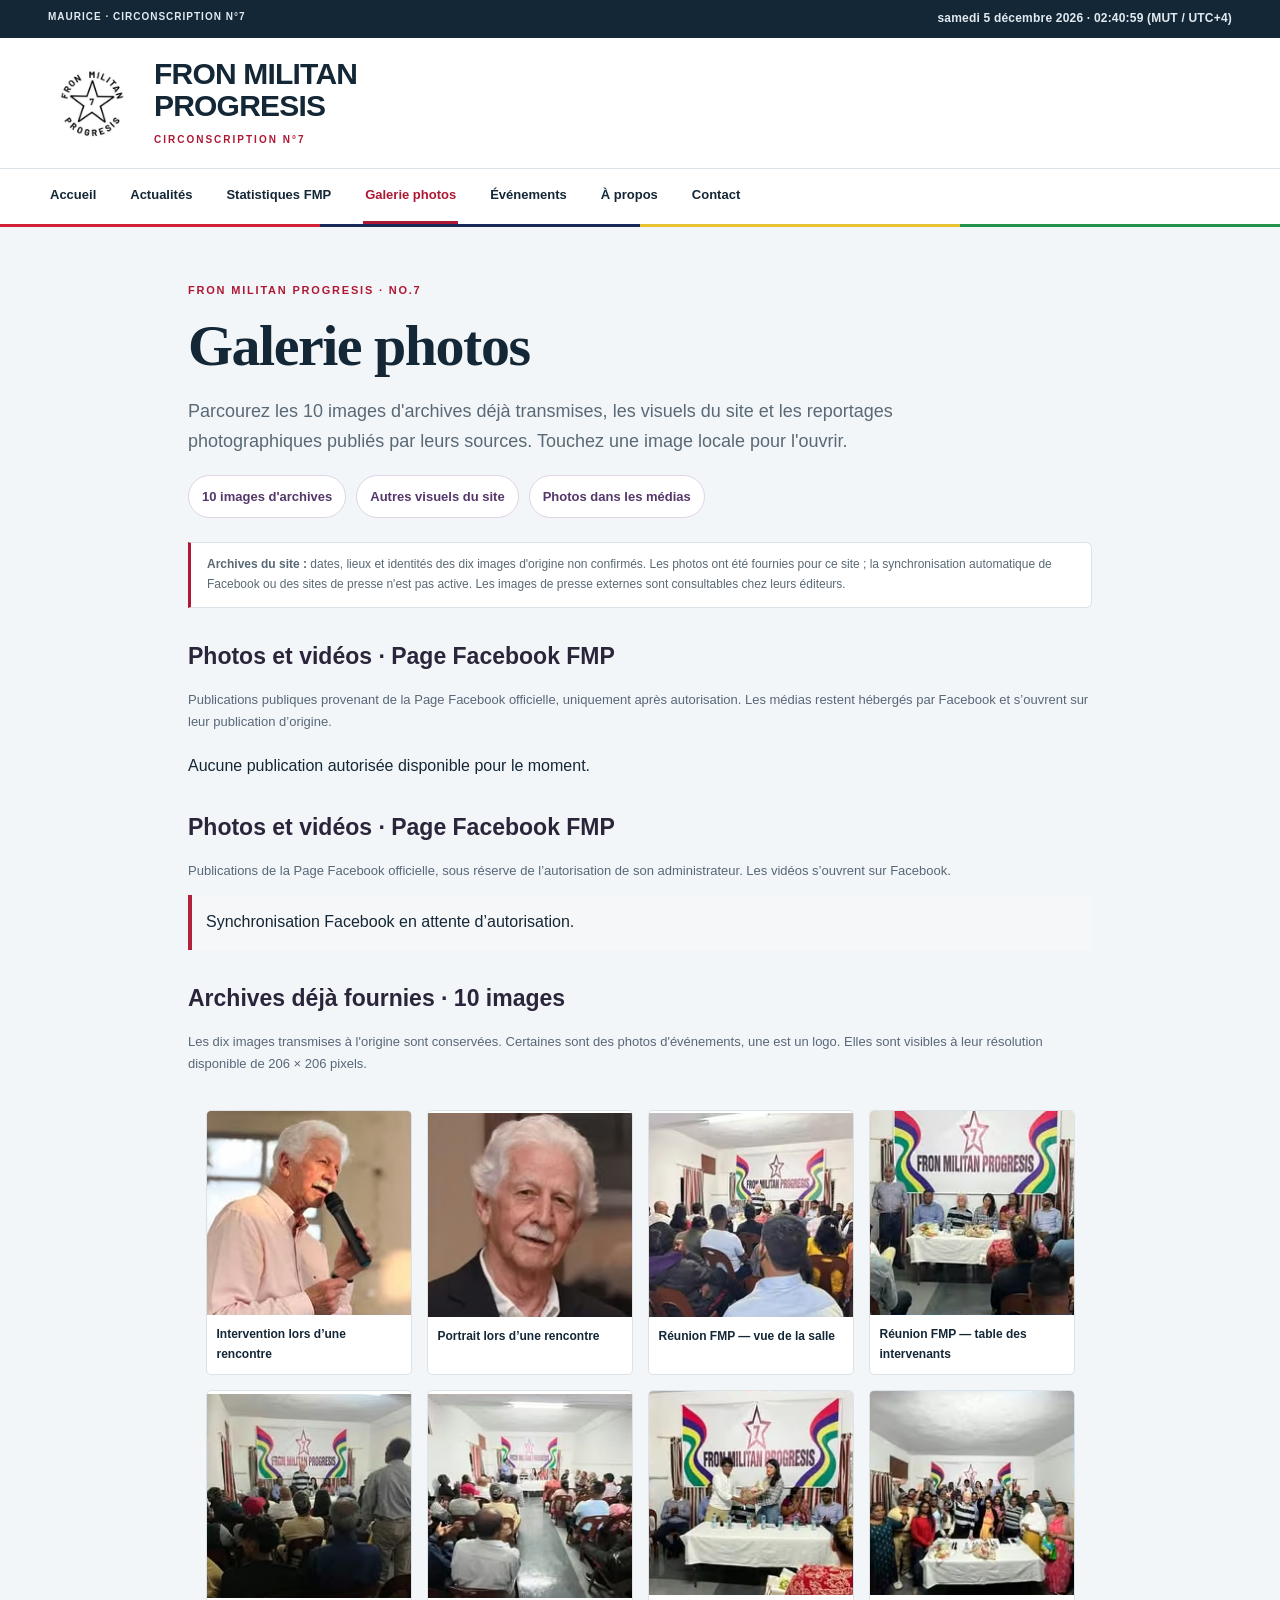
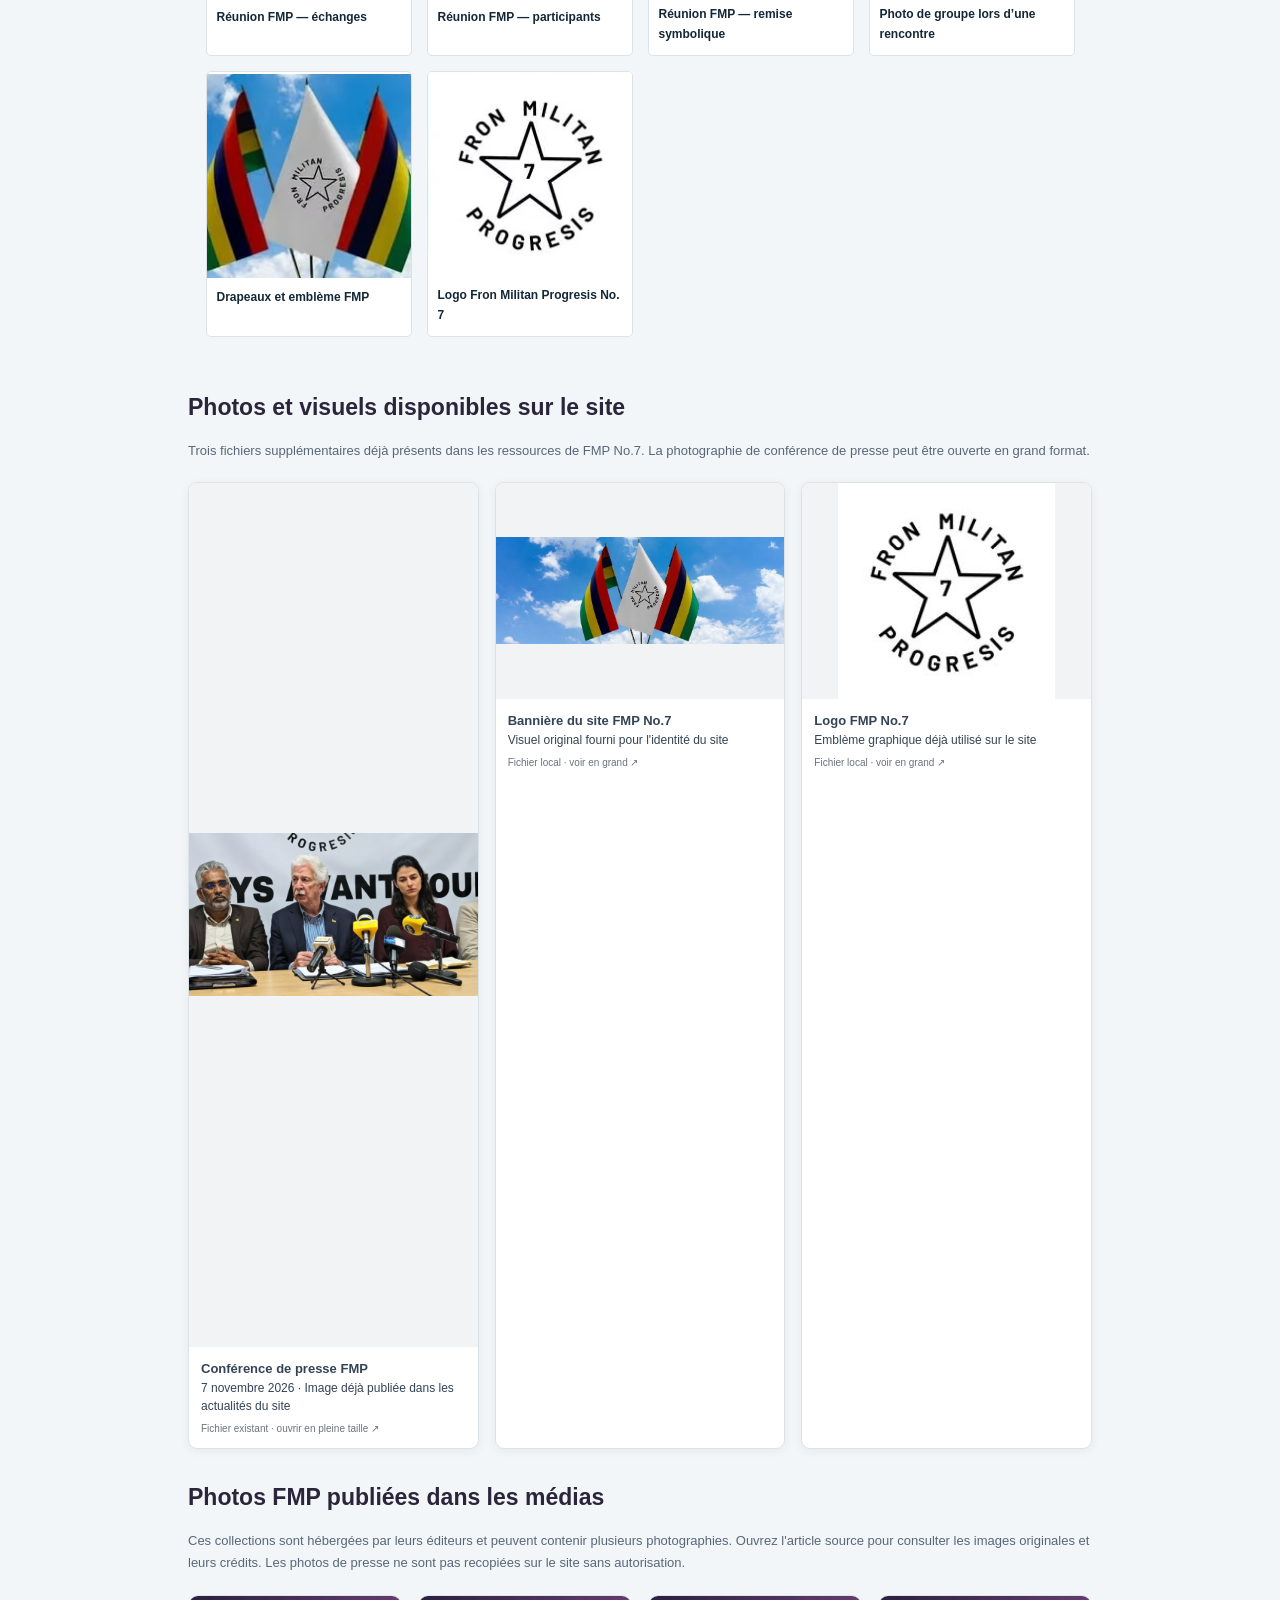
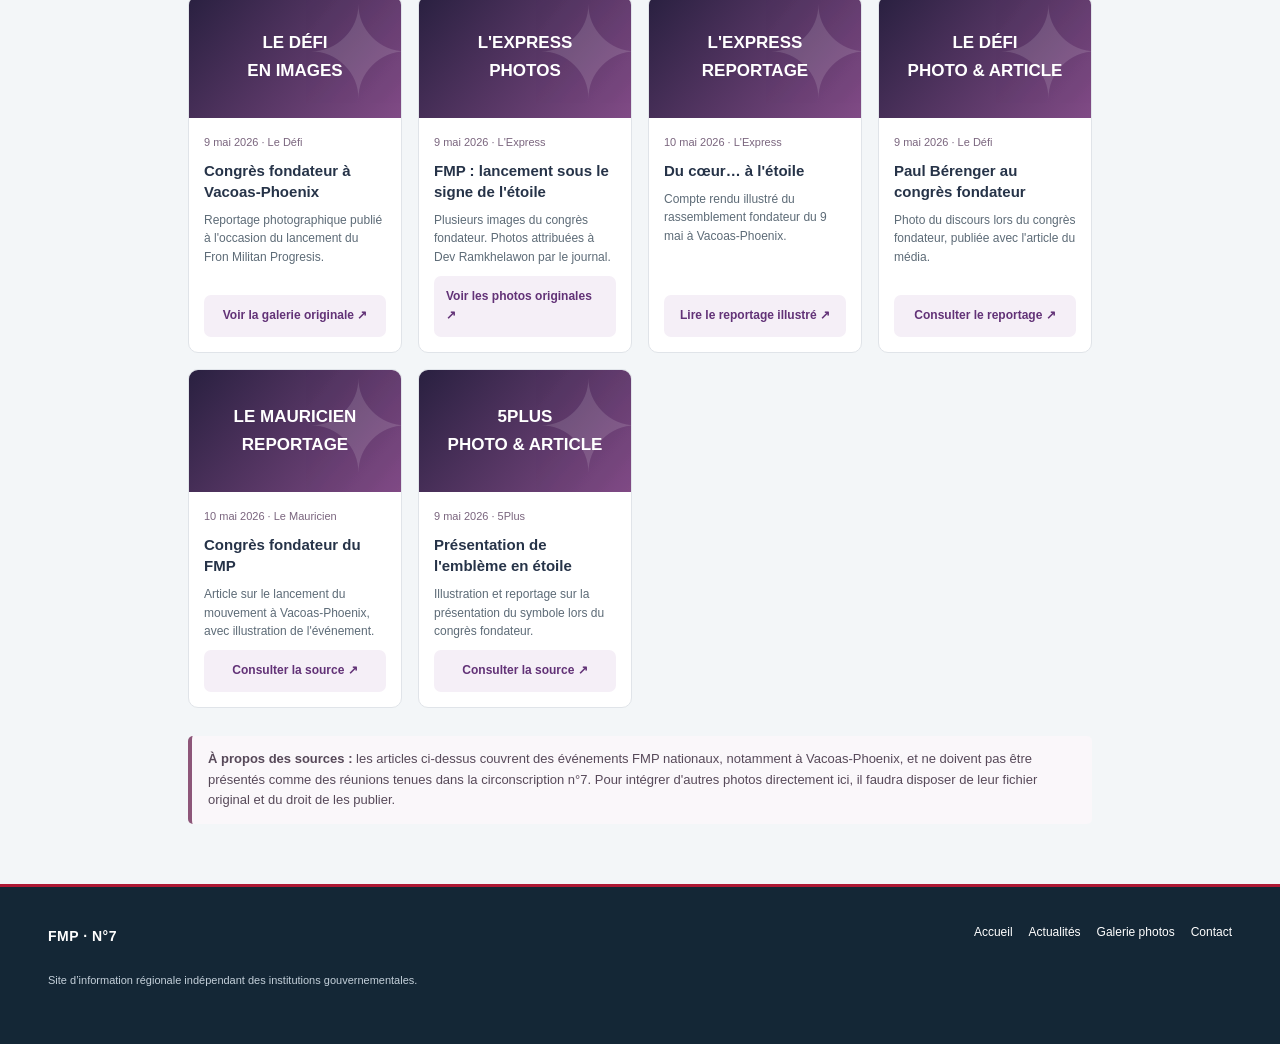
<file: galerie.html>
<!doctype html><html lang="fr"><head><meta charset="utf-8"><meta name="viewport" content="width=device-width,initial-scale=1"><meta name="description" content="Galerie FMP No.7 : archives photo déjà fournies, images du site, photo de conférence de presse et liens sourcés vers les galeries des médias."><title>Galerie photos | FMP No.7</title><link rel="icon" href="assets/fmp-logo.jpg"><link rel="stylesheet" href="assets/style.css?v=20261108-refresh"><link rel="stylesheet" href="assets/gallery-images.css?v=20261108-sharp"><style>.gallery{display:grid;grid-template-columns:repeat(auto-fit,minmax(145px,206px));justify-content:center;gap:15px;padding:22px 0}.photo{appearance:none;text-align:left;background:#fff;border:1px solid #dce3e8;padding:0;border-radius:5px;overflow:hidden;color:#142736;cursor:zoom-in}.photo:hover{box-shadow:0 6px 22px #14273630}.photo .crop{display:block;aspect-ratio:1/1;width:100%;background-color:#f4f4f4;background-repeat:no-repeat;background-size:500% 200%}.caption{display:block;padding:10px;font-size:12px;font-weight:700;min-height:55px}.lightbox{padding:16px;border:0;border-radius:8px;background:#fff;color:#142736;max-width:min(92vw,430px);width:100%;max-height:90vh}.lightbox::backdrop{background:#07131bea}.preview{width:min(80vw,206px);aspect-ratio:1;background-size:500% 200%;background-repeat:no-repeat;margin:auto;image-rendering:auto}.lbrow{display:flex;justify-content:space-between;gap:12px;align-items:center}.lbrow button{min-height:44px;padding:9px;border:1px solid #bbb;background:#fff;border-radius:4px;font-weight:700}.lbnote{font-size:13px;color:#65727c}@media(max-width:480px){.gallery{grid-template-columns:repeat(2,minmax(0,1fr));gap:10px}.caption{font-size:11px}}
.local-gallery,.source-gallery{display:grid;grid-template-columns:repeat(auto-fit,minmax(195px,1fr));gap:16px;margin:20px 0 28px}
.local-gallery figure{margin:0;border:1px solid #dce3e8;border-radius:9px;overflow:hidden;background:white;box-shadow:0 2px 10px #1c2b4010}
.local-gallery a{display:block;background:#f5f7f8;overflow:hidden}
.local-gallery img{display:block;width:100%;aspect-ratio:4/3;object-fit:contain;background:#f1f3f5;transition:transform .18s ease}
.local-gallery a:hover img{transform:scale(1.015)}
.local-gallery figcaption{padding:12px;font-size:12px;line-height:1.55;color:#344355}
.local-gallery figcaption strong{display:block;font-size:13px}
.local-gallery figcaption small{display:block;color:#6b7380;margin-top:5px}
.source-gallery article{border:1px solid #e0e4e9;border-radius:10px;background:#fff;overflow:hidden;display:flex;flex-direction:column}
.source-cover{display:flex;align-items:center;justify-content:center;min-height:122px;background:linear-gradient(130deg,#292040,#814b86);padding:15px;color:white;position:relative;overflow:hidden}
.source-cover:before{content:"✦";font-size:125px;position:absolute;opacity:.13;right:-10px;top:-45px}
.source-cover span{font-size:17px;font-weight:800;z-index:1;text-align:center;max-width:200px}
.source-gallery .src-content{padding:15px;display:flex;flex-direction:column;flex:1;gap:9px}
.src-content h3{font-size:15px;line-height:1.4;margin:0;color:#263348}
.src-content p{font-size:12px;color:#5d6b77;margin:0;line-height:1.55}
.src-content small{color:#7a657e;font-size:11px}
.src-content a{margin-top:auto;display:inline-flex;align-items:center;justify-content:center;padding:11px 12px;text-decoration:none;background:#f5eff7;color:#623277;font-weight:800;border-radius:7px;font-size:12px}
.src-content a:hover{background:#ecddf0}
.gallery-section-title{font-size:23px;color:#2b253b;margin:30px 0 7px}
.gallery-info{color:#586779;font-size:13px;line-height:1.7}
.gallery-note{border-left:4px solid #8d5679;background:#faf7fa;border-radius:5px;padding:13px 16px;font-size:13px;color:#574959;line-height:1.6}
.gallery-links{display:flex;gap:10px;flex-wrap:wrap;margin:14px 0 18px}
.gallery-links a{font-size:13px;text-decoration:none;border:1px solid #ddd4e5;border-radius:30px;padding:10px 13px;background:#fff;color:#55376b;font-weight:700}
.gallery-anchor{scroll-margin-top:25px}
@media(max-width:470px){.local-gallery,.source-gallery{grid-template-columns:repeat(2,minmax(0,1fr));gap:10px}.source-cover{min-height:90px}.source-cover span{font-size:13px}.src-content{padding:10px!important}.src-content h3{font-size:13px}.src-content p{font-size:11px}.gallery-links a{font-size:12px}}
@media(prefers-reduced-motion:reduce){.local-gallery img{transition:none}}
</style><link rel="stylesheet" href="assets/fmp-facebook-media.css"></head><body><a class="skip-link" href="#main-content">Aller au contenu</a><div class="utility"><div class="shell"><span>MAURICE · CIRCONSCRIPTION N°7</span><span data-now>Heure de Maurice</span></div></div><header class="shell brandline"><a aria-label="Accueil" href="index.html"><img src="assets/fmp-logo.jpg" alt="Logo FMP No.7"></a><div><h1>FRON MILITAN<br>PROGRESIS</h1><div class="sub">CIRCONSCRIPTION N°7</div></div></header><div class="navwrap"><div class="shell"><button class="mobileToggle" aria-expanded="false" aria-controls="siteNav">☰ Menu</button><nav id="siteNav" class="nav" aria-label="Navigation"><a href="index.html">Accueil</a><a href="actualites.html">Actualités</a><a href="statistiques-fmp.html">Statistiques FMP</a><a href="galerie.html" aria-current="page" class="active">Galerie photos</a><a href="evenements.html">Événements</a><a href="apropos.html">À propos</a><a href="contact.html">Contact</a></nav></div></div><div class="stripe"></div><main id="main-content"><div class="shell pagebody"><div class="eyebrow">Fron Militan Progresis · No.7</div><h1 class="pageheading">Galerie photos</h1><p class="lede">Parcourez les 10 images d'archives déjà transmises, les visuels du site et les reportages photographiques publiés par leurs sources. Touchez une image locale pour l'ouvrir.</p>
<div class="gallery-links" aria-label="Parcourir la galerie"><a href="#archives-locales">10 images d'archives</a><a href="#photos-du-site">Autres visuels du site</a><a href="#photos-medias">Photos dans les médias</a></div><div class="notice"><strong>Archives du site :</strong> dates, lieux et identités des dix images d'origine non confirmés. Les photos ont été fournies pour ce site ; la synchronisation automatique de Facebook ou des sites de presse n'est pas active. Les images de presse externes sont consultables chez leurs éditeurs.</div><section id="facebook-fmp-media" class="gallery-anchor" aria-labelledby="facebookFmpTitle"><h2 id="facebookFmpTitle" class="gallery-section-title">Photos et vidéos · Page Facebook FMP</h2><p class="gallery-info">Publications publiques provenant de la Page Facebook officielle, uniquement après autorisation. Les médias restent hébergés par Facebook et s’ouvrent sur leur publication d’origine.</p><div id="fmpFacebookFeed" class="source-gallery" aria-live="polite"><p class="gallery-info">Synchronisation Facebook en attente d’autorisation.</p></div></section><script src="assets/fmp-facebook-media.js" defer></script><section id="facebook-fmp-media" aria-labelledby="facebookFmpTitle"><h2 id="facebookFmpTitle" class="gallery-section-title">Photos et vidéos · Page Facebook FMP</h2><p class="gallery-info">Publications de la Page Facebook officielle, sous réserve de l’autorisation de son administrateur. Les vidéos s’ouvrent sur Facebook.</p><div id="fmp-facebook-media" class="fmp-fb-status">Synchronisation Facebook en attente d’autorisation.</div></section><section id="archives-locales" class="gallery-anchor" aria-labelledby="archiveTitle"><h2 id="archiveTitle" class="gallery-section-title">Archives déjà fournies · 10 images</h2><p class="gallery-info">Les dix images transmises à l'origine sont conservées. Certaines sont des photos d'événements, une est un logo. Elles sont visibles à leur résolution disponible de 206 × 206 pixels.</p><div class="gallery" id="gallery"></div></section>
<section id="photos-du-site" class="gallery-anchor" aria-labelledby="moreLocalPhotos"><h2 id="moreLocalPhotos" class="gallery-section-title">Photos et visuels disponibles sur le site</h2><p class="gallery-info">Trois fichiers supplémentaires déjà présents dans les ressources de FMP No.7. La photographie de conférence de presse peut être ouverte en grand format.</p>
<div class="local-gallery">
<figure><a href="assets/fmp-press-conference-2026-11-07.jpg" target="_blank" rel="noopener noreferrer" aria-label="Ouvrir la photo de conférence de presse FMP du 7 novembre 2026 en grande taille"><img src="assets/fmp-press-conference-2026-11-07.jpg" alt="Photographie de la conférence de presse FMP du 7 novembre 2026" loading="lazy" width="1536" height="864"></a><figcaption><strong>Conférence de presse FMP</strong>7 novembre 2026 · Image déjà publiée dans les actualités du site<small>Fichier existant · ouvrir en pleine taille ↗</small></figcaption></figure>
<figure><a href="assets/fmp-banner.jpg" target="_blank" rel="noopener noreferrer" aria-label="Ouvrir la bannière officielle utilisée par le site"><img src="assets/fmp-banner.jpg" alt="Bannière FMP No.7 avec drapeaux utilisée en haut du site" loading="lazy"></a><figcaption><strong>Bannière du site FMP No.7</strong>Visuel original fourni pour l'identité du site<small>Fichier local · voir en grand ↗</small></figcaption></figure>
<figure><a href="assets/fmp-logo.jpg" target="_blank" rel="noopener noreferrer" aria-label="Ouvrir le logo FMP numéro 7"><img src="assets/fmp-logo.jpg" alt="Logo FMP No.7 avec étoile" loading="lazy"></a><figcaption><strong>Logo FMP No.7</strong>Emblème graphique déjà utilisé sur le site<small>Fichier local · voir en grand ↗</small></figcaption></figure>
</div></section>
<section id="photos-medias" class="gallery-anchor" aria-labelledby="sourcesPhotoTitle"><h2 id="sourcesPhotoTitle" class="gallery-section-title">Photos FMP publiées dans les médias</h2>
<p class="gallery-info">Ces collections sont hébergées par leurs éditeurs et peuvent contenir plusieurs photographies. Ouvrez l'article source pour consulter les images originales et leurs crédits. Les photos de presse ne sont pas recopiées sur le site sans autorisation.</p>
<div class="source-gallery">
<article><div class="source-cover"><span>LE DÉFI<br>EN IMAGES</span></div><div class="src-content"><small>9 mai 2026 · Le Défi</small><h3>Congrès fondateur à Vacoas-Phoenix</h3><p>Reportage photographique publié à l'occasion du lancement du Fron Militan Progresis.</p><a href="https://defimedia.info/en-images-municipalite-de-vacoas-phoenix-congres-fondateur-du-fron-militan-progresis" target="_blank" rel="noopener noreferrer">Voir la galerie originale ↗</a></div></article>
<article><div class="source-cover"><span>L'EXPRESS<br>PHOTOS</span></div><div class="src-content"><small>9 mai 2026 · L'Express</small><h3>FMP : lancement sous le signe de l'étoile</h3><p>Plusieurs images du congrès fondateur. Photos attribuées à Dev Ramkhelawon par le journal.</p><a href="https://lexpress.mu/node/557775" target="_blank" rel="noopener noreferrer">Voir les photos originales ↗</a></div></article>
<article><div class="source-cover"><span>L'EXPRESS<br>REPORTAGE</span></div><div class="src-content"><small>10 mai 2026 · L'Express</small><h3>Du cœur… à l'étoile</h3><p>Compte rendu illustré du rassemblement fondateur du 9 mai à Vacoas-Phoenix.</p><a href="https://lexpress.mu/node/557785" target="_blank" rel="noopener noreferrer">Lire le reportage illustré ↗</a></div></article>
<article><div class="source-cover"><span>LE DÉFI<br>PHOTO &amp; ARTICLE</span></div><div class="src-content"><small>9 mai 2026 · Le Défi</small><h3>Paul Bérenger au congrès fondateur</h3><p>Photo du discours lors du congrès fondateur, publiée avec l'article du média.</p><a href="https://defimedia.info/barrer-la-route-au-msm-et-au-ptr-priorite-affichee-par-le-fron-militan-progresis" target="_blank" rel="noopener noreferrer">Consulter le reportage ↗</a></div></article>
<article><div class="source-cover"><span>LE MAURICIEN<br>REPORTAGE</span></div><div class="src-content"><small>10 mai 2026 · Le Mauricien</small><h3>Congrès fondateur du FMP</h3><p>Article sur le lancement du mouvement à Vacoas-Phoenix, avec illustration de l'événement.</p><a href="https://www.lemauricien.com/actualites/politique/fron-militan-progresis-paul-berenger-relance-le-combat-politique-avec-un-nouveau-parti/706879/" target="_blank" rel="noopener noreferrer">Consulter la source ↗</a></div></article>
<article><div class="source-cover"><span>5PLUS<br>PHOTO &amp; ARTICLE</span></div><div class="src-content"><small>9 mai 2026 · 5Plus</small><h3>Présentation de l'emblème en étoile</h3><p>Illustration et reportage sur la présentation du symbole lors du congrès fondateur.</p><a href="https://5plus.mu/fron-militan-progresis-devoile-son-logo-en-forme-detoile-lors-du-congres-fondateur-20260509-2011" target="_blank" rel="noopener noreferrer">Consulter la source ↗</a></div></article>
</div><div class="gallery-note"><strong>À propos des sources :</strong> les articles ci-dessus couvrent des événements FMP nationaux, notamment à Vacoas-Phoenix, et ne doivent pas être présentés comme des réunions tenues dans la circonscription n°7. Pour intégrer d'autres photos directement ici, il faudra disposer de leur fichier original et du droit de les publier.</div></section><dialog class="lightbox" id="viewer"><div class="lbrow"><strong id="counter">1 / 10</strong><button type="button" id="close">✕ Fermer</button></div><div id="preview" class="preview"></div><p id="description"></p><div class="lbrow"><button type="button" id="prev">← Précédente</button><button type="button" id="next">Suivante →</button></div><p class="lbnote">Photographies affichées à leur résolution fournie (206 × 206 pixels). Pour une meilleure qualité en plein écran, il faut les fichiers originaux haute résolution.</p></dialog></div></main><footer class="footer"><div class="shell footergrid"><div><strong>FMP · N°7</strong><p><small>Site d’information régionale indépendant des institutions gouvernementales.</small></p></div><nav class="footnav"><a href="index.html">Accueil</a><a href="actualites.html">Actualités</a><a href="galerie.html">Galerie photos</a><a href="contact.html">Contact</a></nav></div></footer><script src="assets/script.js"></script><script>const captions=["Intervention lors d’une rencontre","Portrait lors d’une rencontre","Réunion FMP — vue de la salle","Réunion FMP — table des intervenants","Réunion FMP — échanges","Réunion FMP — participants","Réunion FMP — remise symbolique","Photo de groupe lors d’une rencontre","Drapeaux et emblème FMP","Logo Fron Militan Progresis No. 7"];const grid=document.getElementById("gallery"),dialog=document.getElementById("viewer"),preview=document.getElementById("preview");let selected=0,opener=null;function position(i){const col=i%5,row=Math.floor(i/5);return (col*25)+"% "+(row*100)+"%"}function display(i){selected=(i+10)%10;preview.style.backgroundPosition=position(selected);document.getElementById("description").textContent=captions[selected];document.getElementById("counter").textContent=(selected+1)+" / 10"}captions.forEach((text,i)=>{const b=document.createElement("button");b.className="photo";b.type="button";b.setAttribute("aria-label","Agrandir : "+text);const v=document.createElement("span");v.className="crop";v.style.backgroundPosition=position(i);const c=document.createElement("span");c.className="caption";c.textContent=text;b.append(v,c);b.addEventListener("click",()=>{opener=b;display(i);dialog.showModal()});grid.appendChild(b)});document.getElementById("close").onclick=()=>dialog.close();document.getElementById("prev").onclick=()=>display(selected-1);document.getElementById("next").onclick=()=>display(selected+1);dialog.addEventListener("close",()=>opener?.focus());dialog.addEventListener("keydown",e=>{if(e.key==="ArrowRight")display(selected+1);if(e.key==="ArrowLeft")display(selected-1)});</script><script defer src="assets/fmp-facebook-media.js"></script></body></html>
</file>
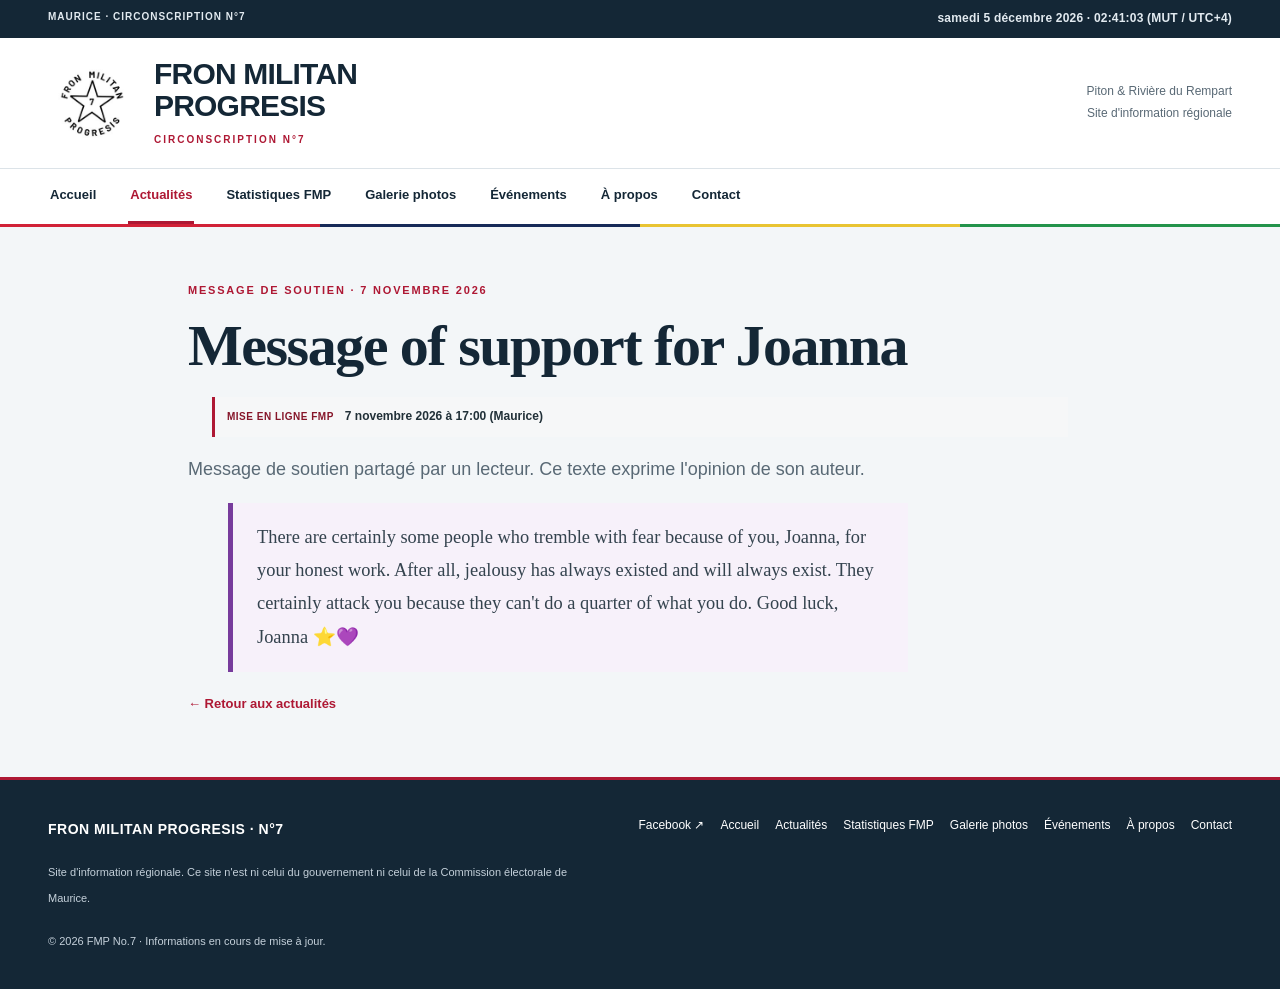
<file: joanna-support-message-2026-11-07.html>
<!DOCTYPE html>
<html lang="fr"><head><meta charset="utf-8"/><meta content="width=device-width,initial-scale=1" name="viewport"/><meta content="#111111" name="theme-color"/><meta content="FMP No.7 — Informations publiques, actualités et événements de la circonscription de Piton et Rivière du Rempart." name="description"/><meta property="og:type" content="article"/><meta property="og:title" content="FMP: Paul Bérenger demands a new government team as soon as possible"/><meta property="og:description" content="Informations sourcées sur le Kreol Morisien à l’Assemblée nationale et la publication Facebook partagée."/><title>Message of support for Joanna | FMP No.7</title><link href="assets/fmp-logo.jpg?v=20261107-original" rel="icon"/><link href="assets/style.css?v=20261107-clock" rel="stylesheet"/></head><body><a class="skip-link" href="#main-content">Aller au contenu</a><div class="utility"><div class="shell"><span>MAURICE · CIRCONSCRIPTION N°7</span><span data-now aria-label="Heure actuelle à Maurice" aria-live="off">Chargement de l'heure de Maurice…</span></div></div><header class="shell brandline"><a aria-label="Accueil FMP No.7" href="index.html"><img alt="Logo Fron Militan Progresis, étoile et chiffre 7" src="assets/fmp-logo.jpg?v=20261107-original"/></a><div><h1>FRON MILITAN<br/>PROGRESIS</h1><div class="sub">CIRCONSCRIPTION N°7</div></div><span class="rightmark">Piton &amp; Rivière du Rempart<br/>Site d'information régionale</span></header><div class="navwrap"><div class="shell"><button aria-controls="siteNav" aria-expanded="false" class="mobileToggle">☰   Menu</button><nav aria-label="Navigation principale" class="nav" id="siteNav"><a aria-current="page" class="" href="index.html">Accueil</a><a class="active" aria-current="page" href="actualites.html">Actualités</a><a href="statistiques-fmp.html">Statistiques FMP</a><a href="galerie.html">Galerie photos</a><a class="" href="evenements.html">Événements</a><a class="" href="apropos.html">À propos</a><a class="" href="contact.html">Contact</a></nav></div></div><div class="stripe"></div><main id="main-content"><div class="shell pagebody"><div class="eyebrow">Message de soutien · 7 novembre 2026</div><h2 class="pageheading">Message of support for Joanna</h2><div class="post-timestamps"><span class="post-timestamps-label">Mise en ligne FMP</span><time datetime="2026-11-07T13:00:00Z" data-published-at="2026-11-07T13:00:00Z">7 novembre 2026 · 17:00 (Maurice)</time></div><p class="lede">Message de soutien partagé par un lecteur. Ce texte exprime l'opinion de son auteur.</p><div class="articlebody"><blockquote style="border-left:5px solid #773b9c;padding:18px 24px;background:#f7f1fa;line-height:1.8;font-size:1.15rem">There are certainly some people who tremble with fear because of you, Joanna, for your honest work. After all, jealousy has always existed and will always exist. They certainly attack you because they can't do a quarter of what you do. Good luck, Joanna ⭐️💜</blockquote></div><p><a class="textlink" href="actualites.html">← Retour aux actualités</a></p></div></main><footer class="footer"><div class="shell footergrid"><div><strong>FRON MILITAN PROGRESIS · N°7</strong><p><small>Site d'information régionale. Ce site n'est ni celui du gouvernement ni celui de la Commission électorale de Maurice.</small></p><small>© 2026 FMP No.7 · Informations en cours de mise à jour.</small></div><div class="footnav"><a class="facebook-link" href="https://www.facebook.com/share/1LvWriP6Kh/" target="_blank" rel="noopener noreferrer" aria-label="Ouvrir le lien Facebook partagé (nouvel onglet)">Facebook ↗</a><a aria-current="page" class="active" href="index.html">Accueil</a><a class="" href="actualites.html">Actualités</a><a href="statistiques-fmp.html">Statistiques FMP</a><a href="galerie.html">Galerie photos</a><a class="" href="evenements.html">Événements</a><a class="" href="apropos.html">À propos</a><a class="" href="contact.html">Contact</a></div></div></footer><script src="assets/script.js?v=20261107-clock"></script></body></html>
</file>
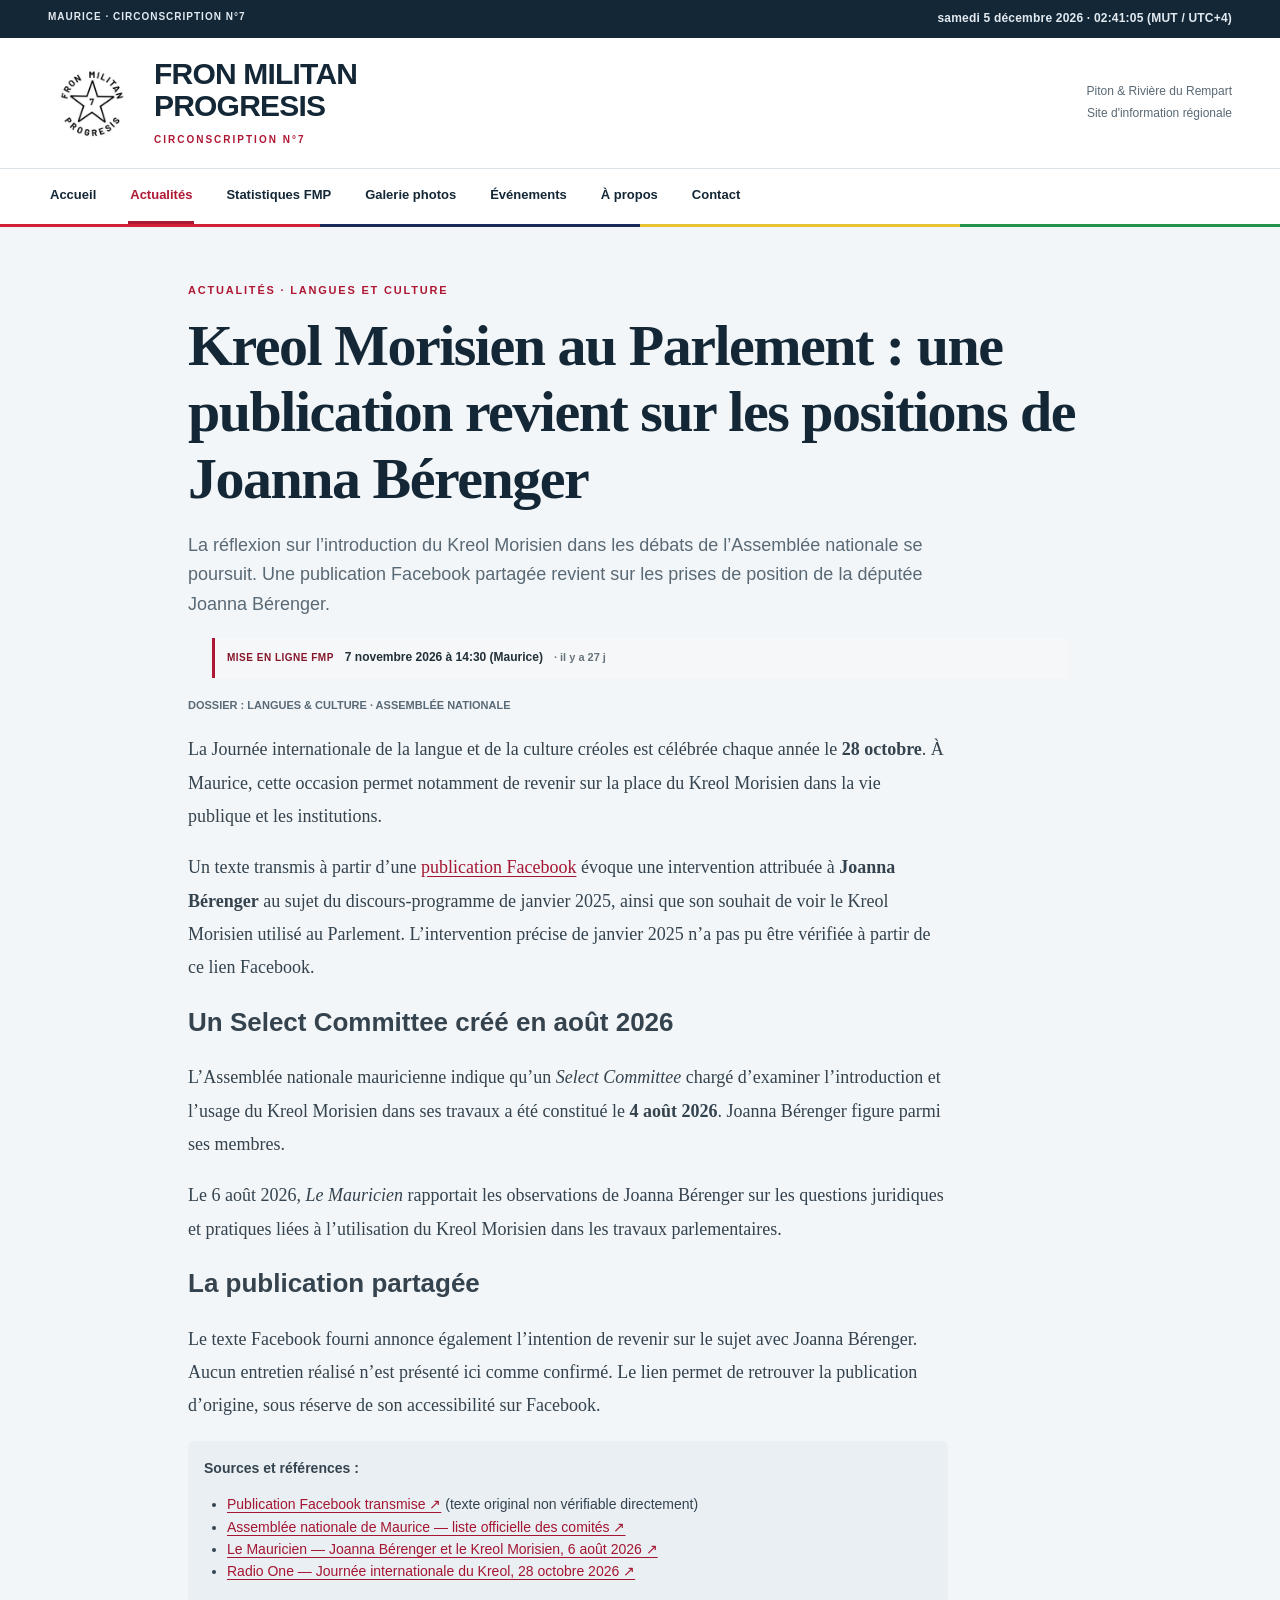
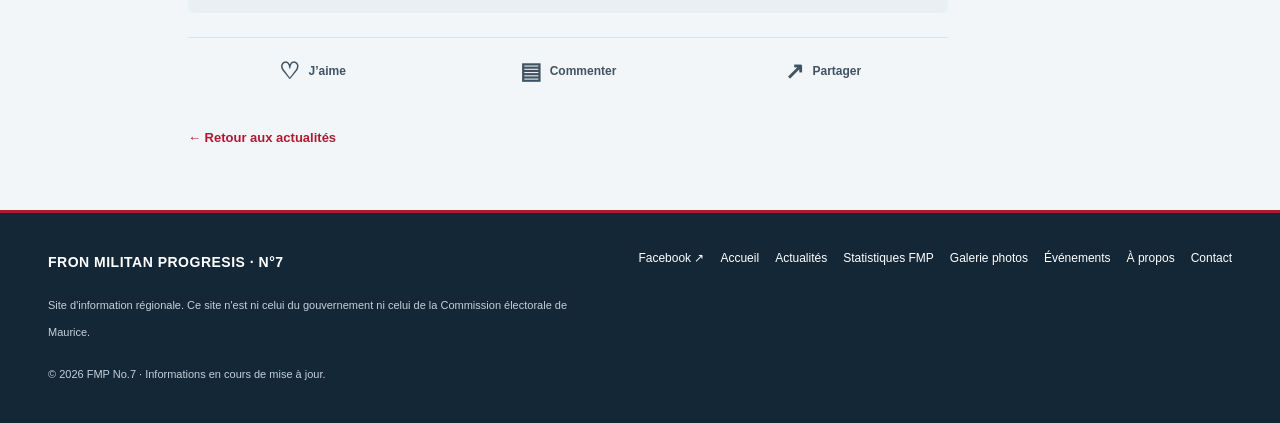
<file: kreol-morisien-parlement.html>
<!DOCTYPE html>
<html lang="fr"><head><meta charset="utf-8"/><meta content="width=device-width,initial-scale=1" name="viewport"/><meta content="#111111" name="theme-color"/><meta content="FMP No.7 — Informations publiques, actualités et événements de la circonscription de Piton et Rivière du Rempart." name="description"/><meta property="og:type" content="article"/><meta property="og:title" content="Kreol Morisien au Parlement : une publication revient sur les positions de Joanna Bérenger"/><meta property="og:description" content="Informations sourcées sur le Kreol Morisien à l’Assemblée nationale et la publication Facebook partagée."/><title>Kreol Morisien au Parlement : une publication revient sur les positions de Joanna Bérenger | FMP No.7</title><link href="assets/fmp-logo.jpg?v=20261107-original" rel="icon"/><link href="assets/style.css?v=20261107-clock" rel="stylesheet"/></head><body><a class="skip-link" href="#main-content">Aller au contenu</a><div class="utility"><div class="shell"><span>MAURICE · CIRCONSCRIPTION N°7</span><span data-now aria-label="Heure actuelle à Maurice" aria-live="off">Chargement de l'heure de Maurice…</span></div></div><header class="shell brandline"><a aria-label="Accueil FMP No.7" href="index.html"><img alt="Logo Fron Militan Progresis, étoile et chiffre 7" src="assets/fmp-logo.jpg?v=20261107-original"/></a><div><h1>FRON MILITAN<br/>PROGRESIS</h1><div class="sub">CIRCONSCRIPTION N°7</div></div><span class="rightmark">Piton &amp; Rivière du Rempart<br/>Site d'information régionale</span></header><div class="navwrap"><div class="shell"><button aria-controls="siteNav" aria-expanded="false" class="mobileToggle">☰   Menu</button><nav aria-label="Navigation principale" class="nav" id="siteNav"><a aria-current="page" class="" href="index.html">Accueil</a><a class="active" aria-current="page" href="actualites.html">Actualités</a><a href="statistiques-fmp.html">Statistiques FMP</a><a href="galerie.html">Galerie photos</a><a class="" href="evenements.html">Événements</a><a class="" href="apropos.html">À propos</a><a class="" href="contact.html">Contact</a></nav></div></div><div class="stripe"></div><main id="main-content"><div class="shell pagebody">
<div class="eyebrow">Actualités · Langues et culture</div>
<h2 class="pageheading">Kreol Morisien au Parlement : une publication revient sur les positions de Joanna Bérenger</h2>
<p class="lede">La réflexion sur l’introduction du Kreol Morisien dans les débats de l’Assemblée nationale se poursuit. Une publication Facebook partagée revient sur les prises de position de la députée Joanna Bérenger.</p>
<div class="post-timestamps" aria-label="Date de mise en ligne sur le site"><span class="post-timestamps-label">Mise en ligne FMP</span><time datetime="2026-11-07T10:30:09Z" data-published-at="2026-11-07T10:30:09Z">7 novembre 2026 · 14:30 (Maurice)</time><span class="post-relative" data-post-age-for="2026-11-07T10:30:09Z"></span></div>
<div class="meta">DOSSIER : LANGUES &amp; CULTURE · ASSEMBLÉE NATIONALE</div>
<div class="articlebody">
<p>La Journée internationale de la langue et de la culture créoles est célébrée chaque année le <strong>28 octobre</strong>. À Maurice, cette occasion permet notamment de revenir sur la place du Kreol Morisien dans la vie publique et les institutions.</p>
<p>Un texte transmis à partir d’une <a href="https://www.facebook.com/share/p/1F1jTDWhxf/" target="_blank" rel="noopener noreferrer">publication Facebook</a> évoque une intervention attribuée à <strong>Joanna Bérenger</strong> au sujet du discours-programme de janvier 2025, ainsi que son souhait de voir le Kreol Morisien utilisé au Parlement. L’intervention précise de janvier 2025 n’a pas pu être vérifiée à partir de ce lien Facebook.</p>
<h2>Un Select Committee créé en août 2026</h2>
<p>L’Assemblée nationale mauricienne indique qu’un <em>Select Committee</em> chargé d’examiner l’introduction et l’usage du Kreol Morisien dans ses travaux a été constitué le <strong>4 août 2026</strong>. Joanna Bérenger figure parmi ses membres.</p>
<p>Le 6 août 2026, <em>Le Mauricien</em> rapportait les observations de Joanna Bérenger sur les questions juridiques et pratiques liées à l’utilisation du Kreol Morisien dans les travaux parlementaires.</p>
<h2>La publication partagée</h2>
<p>Le texte Facebook fourni annonce également l’intention de revenir sur le sujet avec Joanna Bérenger. Aucun entretien réalisé n’est présenté ici comme confirmé. Le lien permet de retrouver la publication d’origine, sous réserve de son accessibilité sur Facebook.</p>
<div class="source"><strong>Sources et références :</strong>
<ul><li><a href="https://www.facebook.com/share/p/1F1jTDWhxf/" target="_blank" rel="noopener noreferrer">Publication Facebook transmise ↗</a> (texte original non vérifiable directement)</li>
<li><a href="https://mauritiusassembly.govmu.org/mauritiusassembly/index.php/committees-2024/" target="_blank" rel="noopener noreferrer">Assemblée nationale de Maurice — liste officielle des comités ↗</a></li>
<li><a href="https://www.lemauricien.com/le-mauricien/le-kreol-morisien-au-parlement-joanna-berenger-fron-militan-progresis-nous-parlons-au-nom-de-nos-citoyens-mais-pas-dans-leur-langue/714444/" target="_blank" rel="noopener noreferrer">Le Mauricien — Joanna Bérenger et le Kreol Morisien, 6 août 2026 ↗</a></li>
<li><a href="https://radio1.mu/journee-internationale-du-kreol-preserver-les-contes-et-les-petites-histoires/" target="_blank" rel="noopener noreferrer">Radio One — Journée internationale du Kreol, 28 octobre 2026 ↗</a></li></ul>
</div></div>
<section aria-label="Réactions, commentaires et partage" class="post-engagement" data-post-id="kreol-morisien-parlement-2026" data-post-title="Kreol Morisien au Parlement : une publication revient sur les positions de Joanna Bérenger" data-post-url="kreol-morisien-parlement.html">
<div aria-label="Actions sur l’article" class="post-actions" role="group">
<button aria-pressed="false" class="action-button like-button" type="button"><span aria-hidden="true" class="action-symbol">♡</span><span class="like-label">J’aime</span></button>
<button aria-expanded="false" class="action-button comment-button" type="button"><span aria-hidden="true" class="action-symbol">▤</span><span class="comment-label">Commenter</span></button>
<button class="action-button share-button" type="button"><span aria-hidden="true" class="action-symbol">↗</span><span>Partager</span></button></div>
<div class="comment-panel" hidden><p class="engagement-note">Les commentaires et mentions « J’aime » sont enregistrés <strong>sur cet appareil uniquement</strong>. Ils ne sont pas visibles par les autres visiteurs.</p><div aria-live="polite" class="comments-list"></div><form class="comment-form">
<label for="comment-kreol-morisien-parlement-2026">Votre commentaire</label><textarea id="comment-kreol-morisien-parlement-2026" maxlength="800" name="comment" placeholder="Écrivez votre commentaire…" required rows="3"></textarea>
<div class="comment-form-footer"><small>800 caractères maximum</small><button class="post-comment" type="submit">Enregistrer sur cet appareil</button></div></form></div>
<p aria-live="polite" class="action-feedback" role="status"></p></section>
<div class="article-bottom-link"><a href="actualites.html" class="textlink">← Retour aux actualités</a></div>
</div></main><footer class="footer"><div class="shell footergrid"><div><strong>FRON MILITAN PROGRESIS · N°7</strong><p><small>Site d'information régionale. Ce site n'est ni celui du gouvernement ni celui de la Commission électorale de Maurice.</small></p><small>© 2026 FMP No.7 · Informations en cours de mise à jour.</small></div><div class="footnav"><a class="facebook-link" href="https://www.facebook.com/share/1LvWriP6Kh/" target="_blank" rel="noopener noreferrer" aria-label="Ouvrir le lien Facebook partagé (nouvel onglet)">Facebook ↗</a><a aria-current="page" class="active" href="index.html">Accueil</a><a class="" href="actualites.html">Actualités</a><a href="statistiques-fmp.html">Statistiques FMP</a><a href="galerie.html">Galerie photos</a><a class="" href="evenements.html">Événements</a><a class="" href="apropos.html">À propos</a><a class="" href="contact.html">Contact</a></div></div></footer><script src="assets/script.js?v=20261107-clock"></script></body></html>
</file>
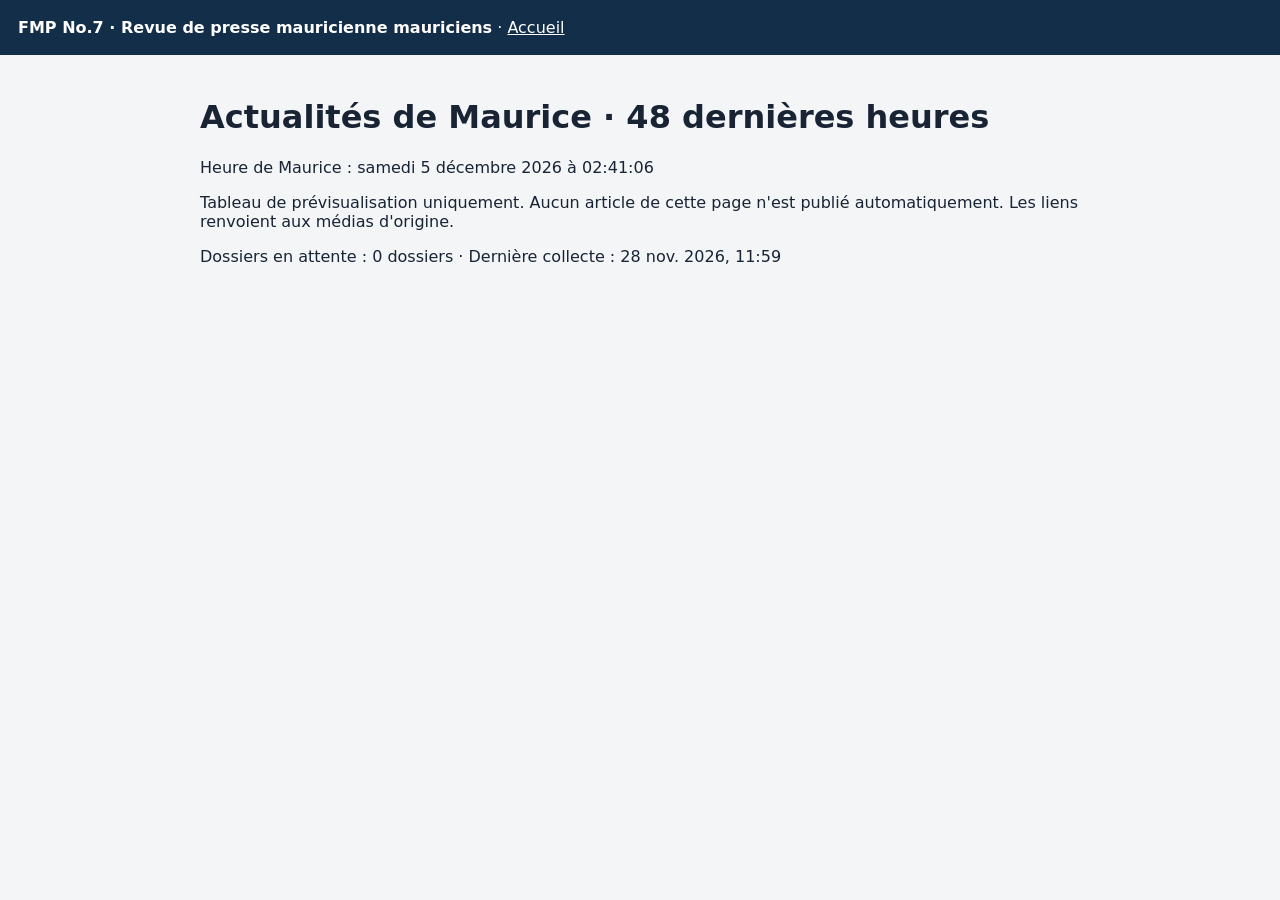
<file: news-review.html>
<!doctype html><html lang="fr"><meta charset="utf-8"><meta name="viewport" content="width=device-width,initial-scale=1"><title>FMP No.7 — Revue des médias (brouillon)</title><style>body{font:16px system-ui;margin:0;background:#f3f5f7;color:#182334}main{max-width:880px;margin:auto;padding:22px}article{background:white;padding:18px;border-radius:10px;margin:12px 0;border:1px solid #dce2e8}a{color:#0754a1}small{color:#526274}button{padding:9px;margin:4px}header{background:#132e48;color:white;padding:18px}header a{color:white}</style><header><strong>FMP No.7 · Revue de presse mauricienne mauriciens</strong> · <a href="index.html">Accueil</a></header><main><h1>Actualités de Maurice · 48 dernières heures</h1><p id="clock" aria-live="off"></p><p>Tableau de prévisualisation uniquement. Aucun article de cette page n'est publié automatiquement. Les liens renvoient aux médias d'origine.</p><p id="status">Chargement…</p><section id="items"></section></main><script>const clockElement=document.getElementById('clock');function updateClock(){clockElement.textContent='Heure de Maurice : '+new Intl.DateTimeFormat('fr-MU',{timeZone:'Indian/Mauritius',dateStyle:'full',timeStyle:'medium'}).format(new Date())}updateClock();setInterval(updateClock,1000);const escapeHTML=s=>String(s).replace(/[&<>"']/g,c=>({'&':'&amp;','<':'&lt;','>':'&gt;','"':'&quot;',"'":'&#39;'}[c]));fetch('news-review.json',{cache:'no-store'}).then(r=>{if(!r.ok)throw Error('Flux indisponible');return r.json()}).then(data=>{document.getElementById('status').textContent='Dossiers en attente : '+data.items.filter(x=>x.status==='pending_review').length+' dossiers · Dernière collecte : '+(data.updated_at?new Intl.DateTimeFormat('fr-MU',{timeZone:'Indian/Mauritius',dateStyle:'medium',timeStyle:'short'}).format(new Date(data.updated_at)):'inconnue');document.getElementById('items').innerHTML=data.items.filter(x=>x.status==='pending_review').map(x=>'<article><small>'+escapeHTML(x.publisher)+' · '+escapeHTML(x.date||'Date à vérifier')+' · NON PUBLIÉ</small><h2>'+escapeHTML(x.title)+'</h2><p>'+escapeHTML(x.note)+'</p><a href="'+encodeURI(x.source_url)+'" target="_blank" rel="noopener noreferrer">Consulter la source</a></article>').join('')}).catch(e=>document.getElementById('status').textContent='Aucune donnée de revue disponible.');</script></html>
</file>
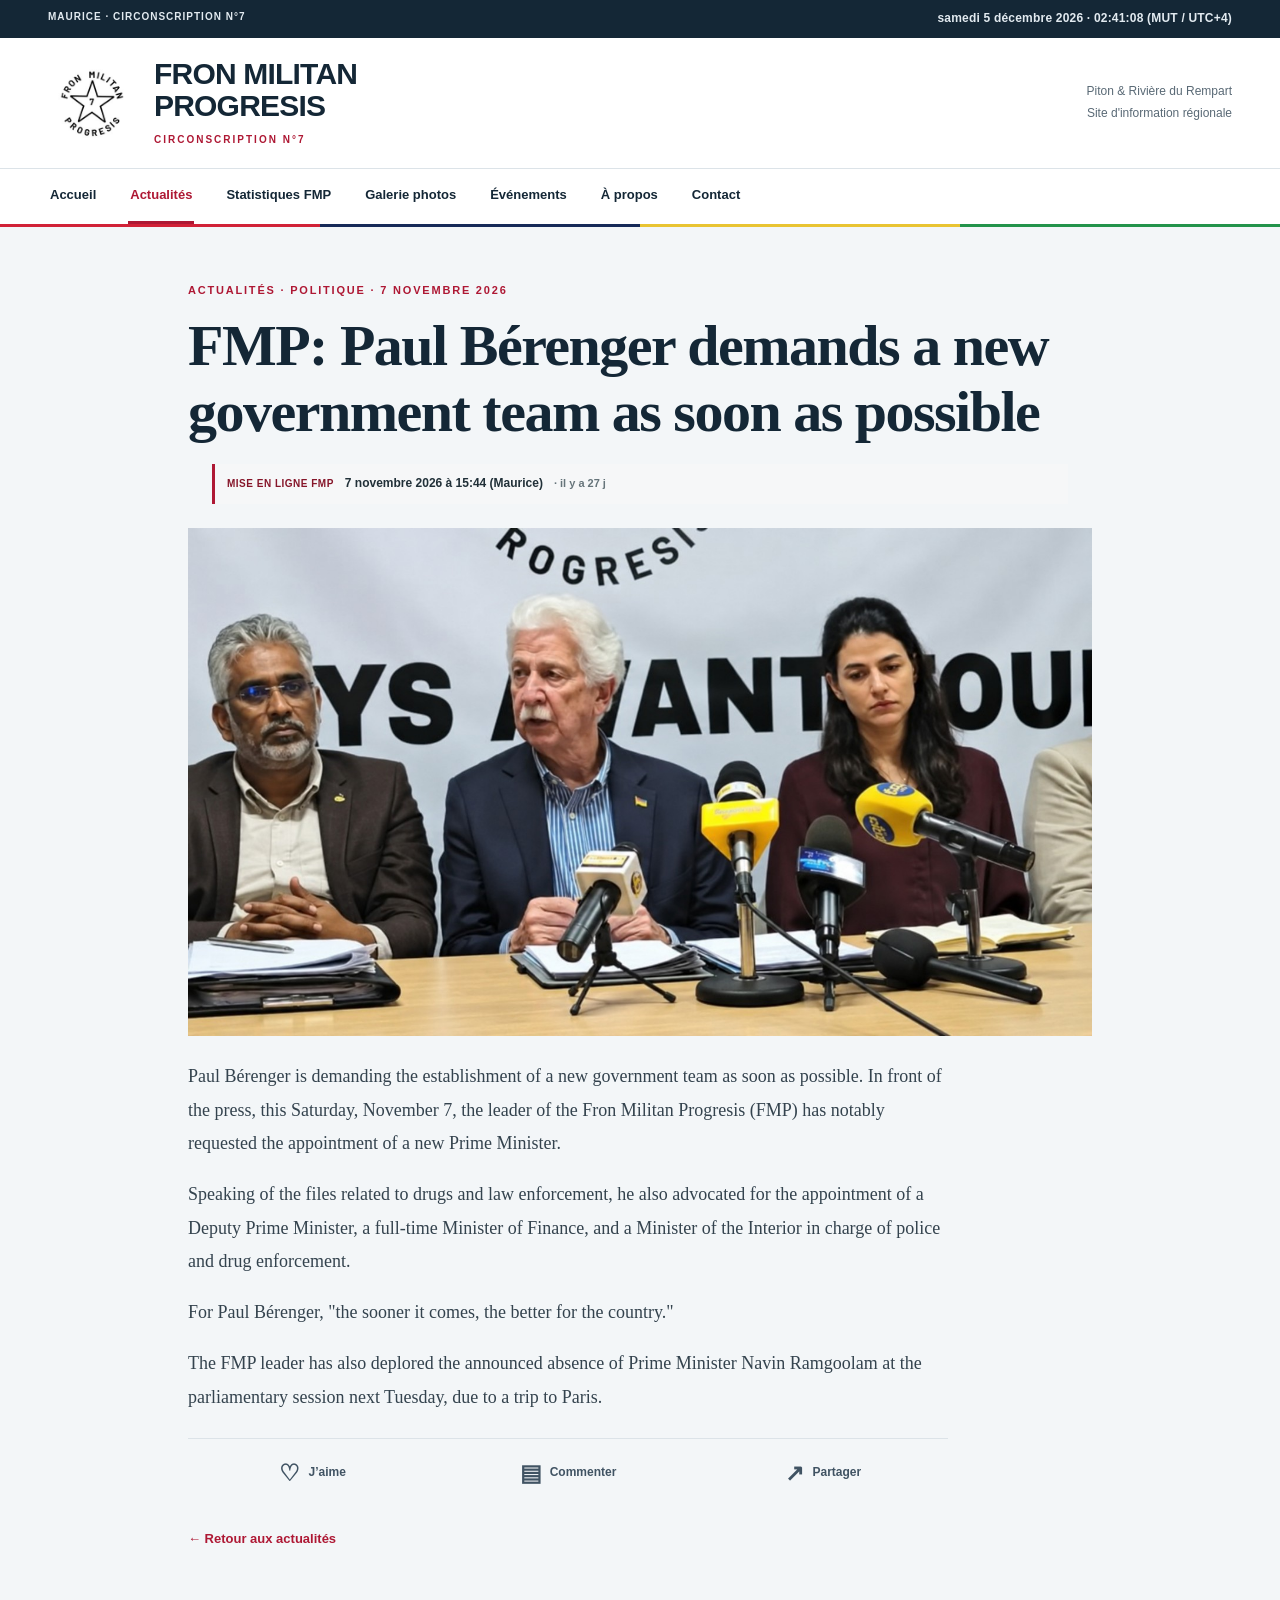
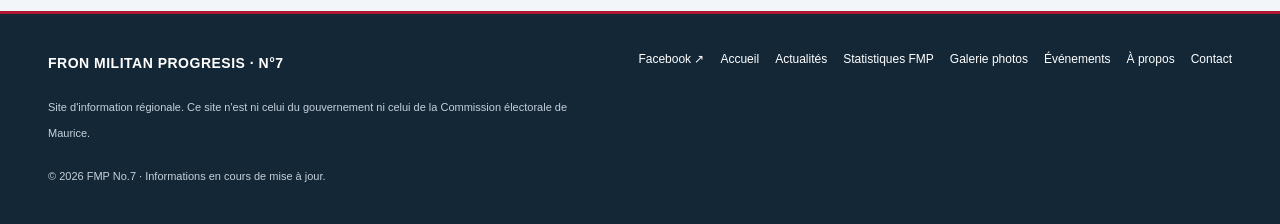
<file: paul-berenger-new-government-team-2026-11-07.html>
<!DOCTYPE html>
<html lang="fr"><head><meta charset="utf-8"/><meta content="width=device-width,initial-scale=1" name="viewport"/><meta content="#111111" name="theme-color"/><meta content="FMP No.7 — Informations publiques, actualités et événements de la circonscription de Piton et Rivière du Rempart." name="description"/><meta property="og:type" content="article"/><meta property="og:title" content="FMP: Paul Bérenger demands a new government team as soon as possible"/><meta property="og:description" content="Informations sourcées sur le Kreol Morisien à l’Assemblée nationale et la publication Facebook partagée."/><title>FMP: Paul Bérenger demands a new government team as soon as possible | FMP No.7</title><link href="assets/fmp-logo.jpg?v=20261107-original" rel="icon"/><link href="assets/style.css?v=20261107-clock" rel="stylesheet"/></head><body><a class="skip-link" href="#main-content">Aller au contenu</a><div class="utility"><div class="shell"><span>MAURICE · CIRCONSCRIPTION N°7</span><span data-now aria-label="Heure actuelle à Maurice" aria-live="off">Chargement de l'heure de Maurice…</span></div></div><header class="shell brandline"><a aria-label="Accueil FMP No.7" href="index.html"><img alt="Logo Fron Militan Progresis, étoile et chiffre 7" src="assets/fmp-logo.jpg?v=20261107-original"/></a><div><h1>FRON MILITAN<br/>PROGRESIS</h1><div class="sub">CIRCONSCRIPTION N°7</div></div><span class="rightmark">Piton &amp; Rivière du Rempart<br/>Site d'information régionale</span></header><div class="navwrap"><div class="shell"><button aria-controls="siteNav" aria-expanded="false" class="mobileToggle">☰   Menu</button><nav aria-label="Navigation principale" class="nav" id="siteNav"><a aria-current="page" class="" href="index.html">Accueil</a><a class="active" aria-current="page" href="actualites.html">Actualités</a><a href="statistiques-fmp.html">Statistiques FMP</a><a href="galerie.html">Galerie photos</a><a class="" href="evenements.html">Événements</a><a class="" href="apropos.html">À propos</a><a class="" href="contact.html">Contact</a></nav></div></div><div class="stripe"></div><main id="main-content"><div class="shell pagebody"><div class="eyebrow">Actualités · Politique · 7 novembre 2026</div><h2 class="pageheading">FMP: Paul Bérenger demands a new government team as soon as possible</h2><div class="post-timestamps" aria-label="Date de mise en ligne sur le site"><span class="post-timestamps-label">Mise en ligne FMP</span><time datetime="2026-11-07T11:44:02Z" data-published-at="2026-11-07T11:44:02Z">7 novembre 2026 · 15:44 (Maurice)</time><span class="post-relative" data-post-age-for="2026-11-07T11:44:02Z"></span></div><figure style="margin:24px 0" id="press-photo"><img src="assets/fmp-press-conference-2026-11-07.jpg" alt="Conférence de presse FMP, 7 novembre 2026" style="width:100%;height:auto;display:block" onerror="this.closest('figure').hidden=true"></figure><div class="articlebody"><p>Paul Bérenger is demanding the establishment of a new government team as soon as possible. In front of the press, this Saturday, November 7, the leader of the Fron Militan Progresis (FMP) has notably requested the appointment of a new Prime Minister.</p><p>Speaking of the files related to drugs and law enforcement, he also advocated for the appointment of a Deputy Prime Minister, a full-time Minister of Finance, and a Minister of the Interior in charge of police and drug enforcement.</p><p>For Paul Bérenger, "the sooner it comes, the better for the country."</p><p>The FMP leader has also deplored the announced absence of Prime Minister Navin Ramgoolam at the parliamentary session next Tuesday, due to a trip to Paris.</p></div><section aria-label="Réactions, commentaires et partage" class="post-engagement" data-post-id="paul-berenger-government-2026" data-post-title="FMP: Paul Bérenger demands a new government team as soon as possible" data-post-url="paul-berenger-new-government-team-2026-11-07.html">
<div aria-label="Actions sur l’article" class="post-actions" role="group">
<button aria-pressed="false" class="action-button like-button" type="button"><span aria-hidden="true" class="action-symbol">♡</span><span class="like-label">J’aime</span></button>
<button aria-expanded="false" class="action-button comment-button" type="button"><span aria-hidden="true" class="action-symbol">▤</span><span class="comment-label">Commenter</span></button>
<button class="action-button share-button" type="button"><span aria-hidden="true" class="action-symbol">↗</span><span>Partager</span></button></div>
<div class="comment-panel" hidden><p class="engagement-note">Les commentaires et mentions « J’aime » sont enregistrés <strong>sur cet appareil uniquement</strong>. Ils ne sont pas visibles par les autres visiteurs.</p><div aria-live="polite" class="comments-list"></div><form class="comment-form">
<label for="comment-paul-berenger-government-2026">Votre commentaire</label><textarea id="comment-paul-berenger-government-2026" maxlength="800" name="comment" placeholder="Écrivez votre commentaire…" required rows="3"></textarea>
<div class="comment-form-footer"><small>800 caractères maximum</small><button class="post-comment" type="submit">Enregistrer sur cet appareil</button></div></form></div>
<p aria-live="polite" class="action-feedback" role="status"></p></section><div class="article-bottom-link"><a href="actualites.html" class="textlink">← Retour aux actualités</a></div></div></main><footer class="footer"><div class="shell footergrid"><div><strong>FRON MILITAN PROGRESIS · N°7</strong><p><small>Site d'information régionale. Ce site n'est ni celui du gouvernement ni celui de la Commission électorale de Maurice.</small></p><small>© 2026 FMP No.7 · Informations en cours de mise à jour.</small></div><div class="footnav"><a class="facebook-link" href="https://www.facebook.com/share/1LvWriP6Kh/" target="_blank" rel="noopener noreferrer" aria-label="Ouvrir le lien Facebook partagé (nouvel onglet)">Facebook ↗</a><a aria-current="page" class="active" href="index.html">Accueil</a><a class="" href="actualites.html">Actualités</a><a href="statistiques-fmp.html">Statistiques FMP</a><a href="galerie.html">Galerie photos</a><a class="" href="evenements.html">Événements</a><a class="" href="apropos.html">À propos</a><a class="" href="contact.html">Contact</a></div></div></footer><script src="assets/script.js?v=20261107-clock"></script></body></html>
</file>
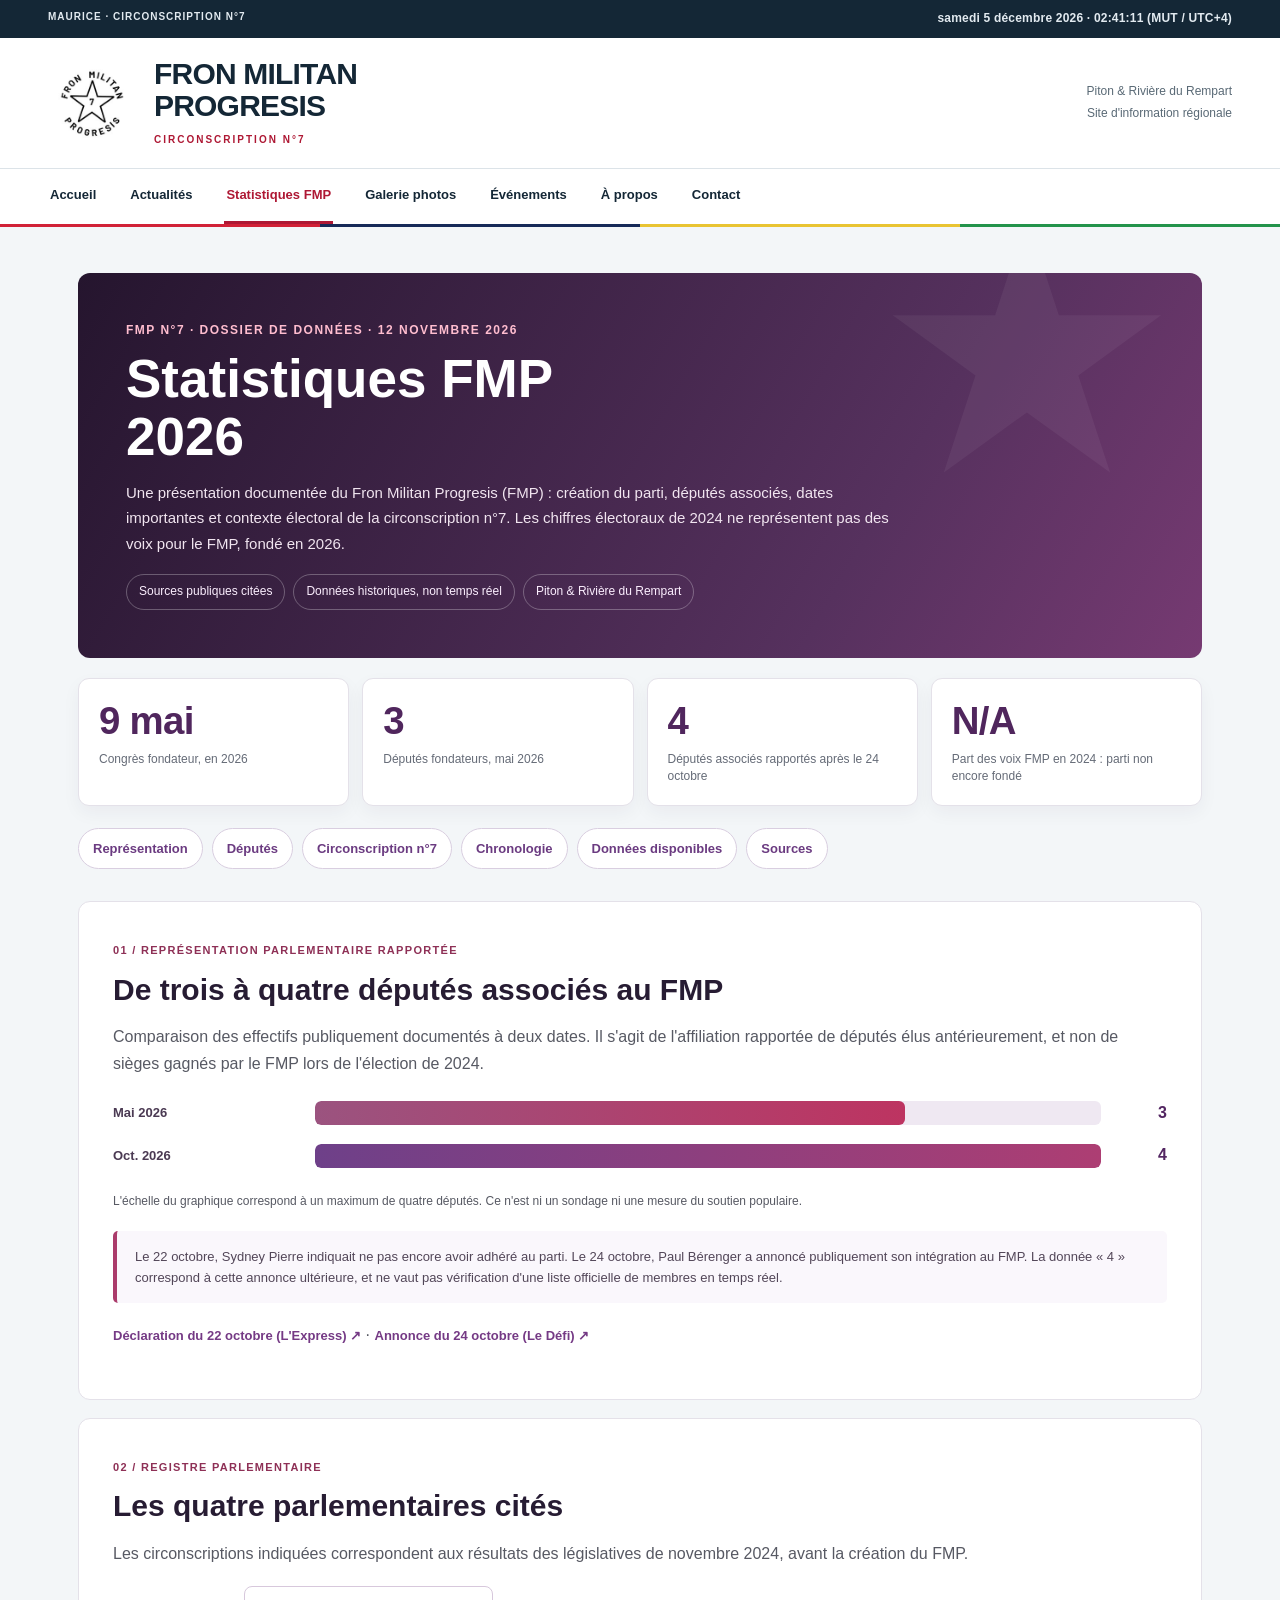
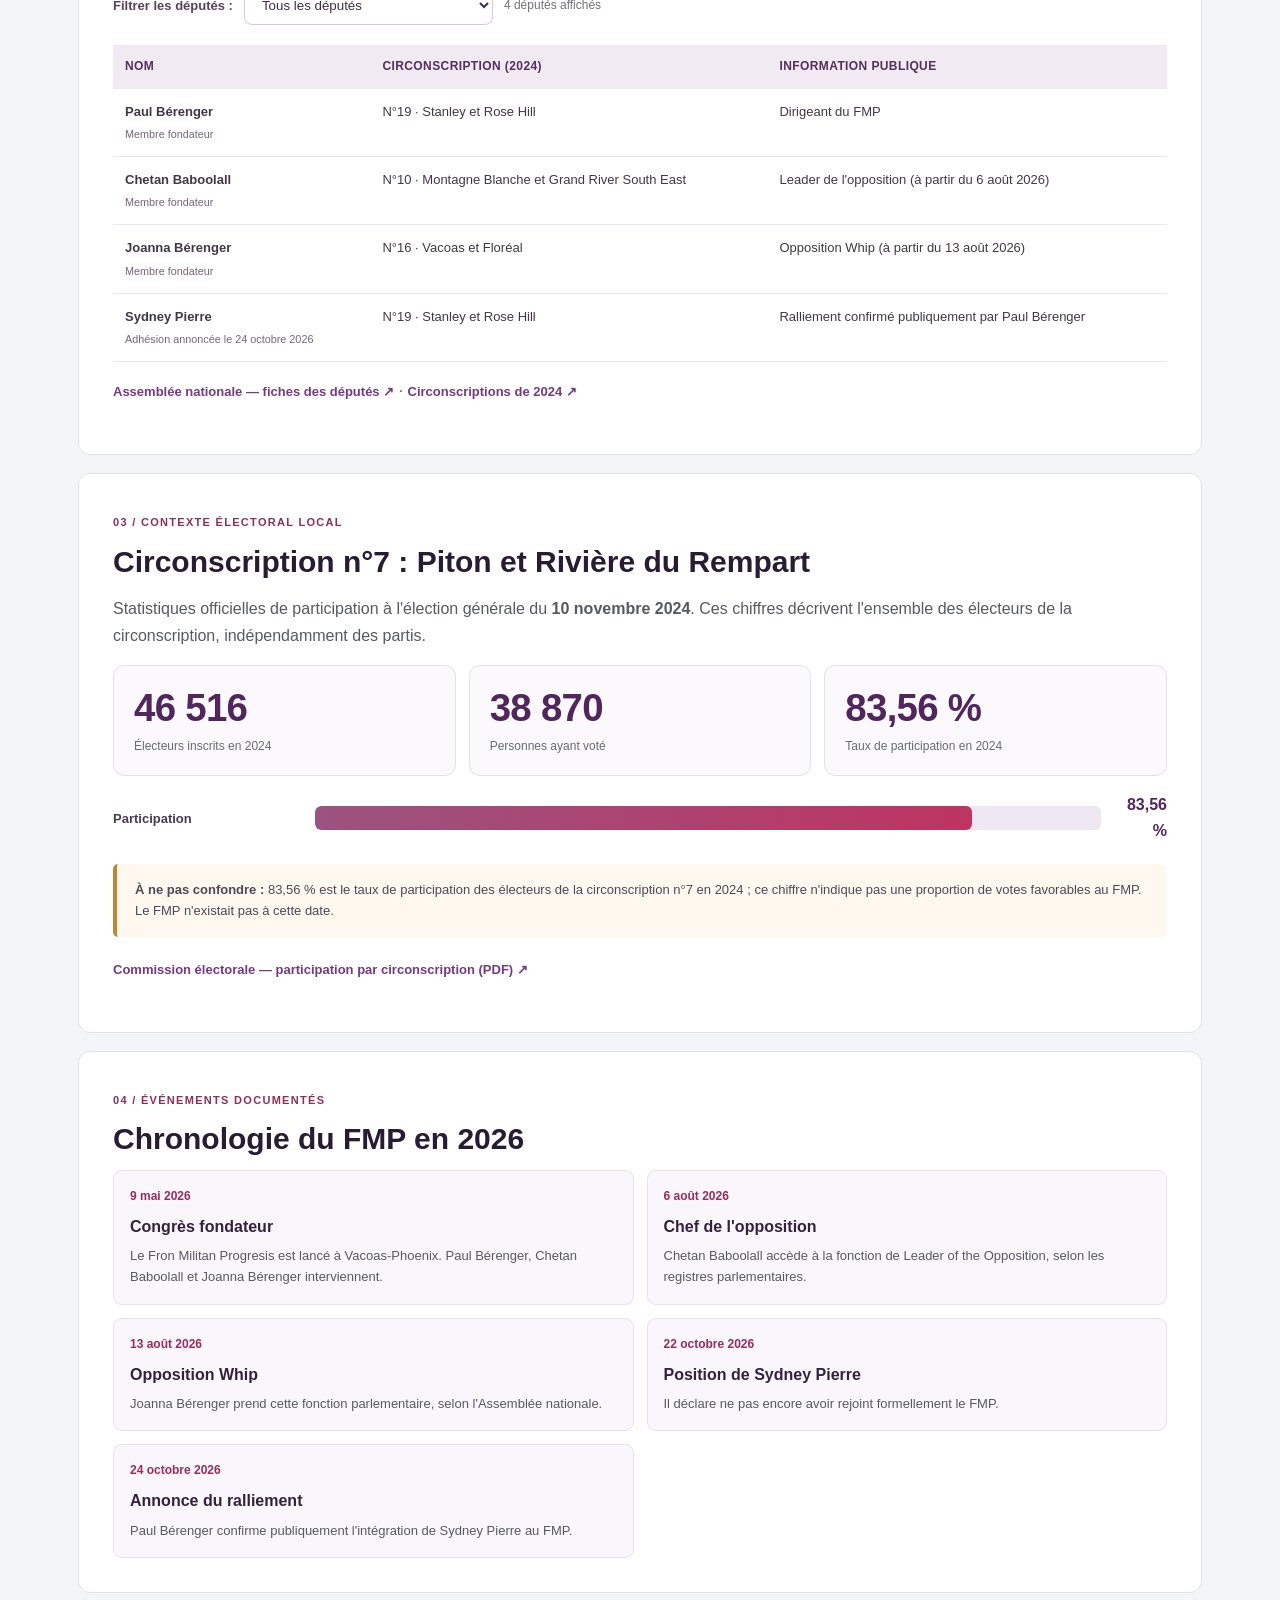
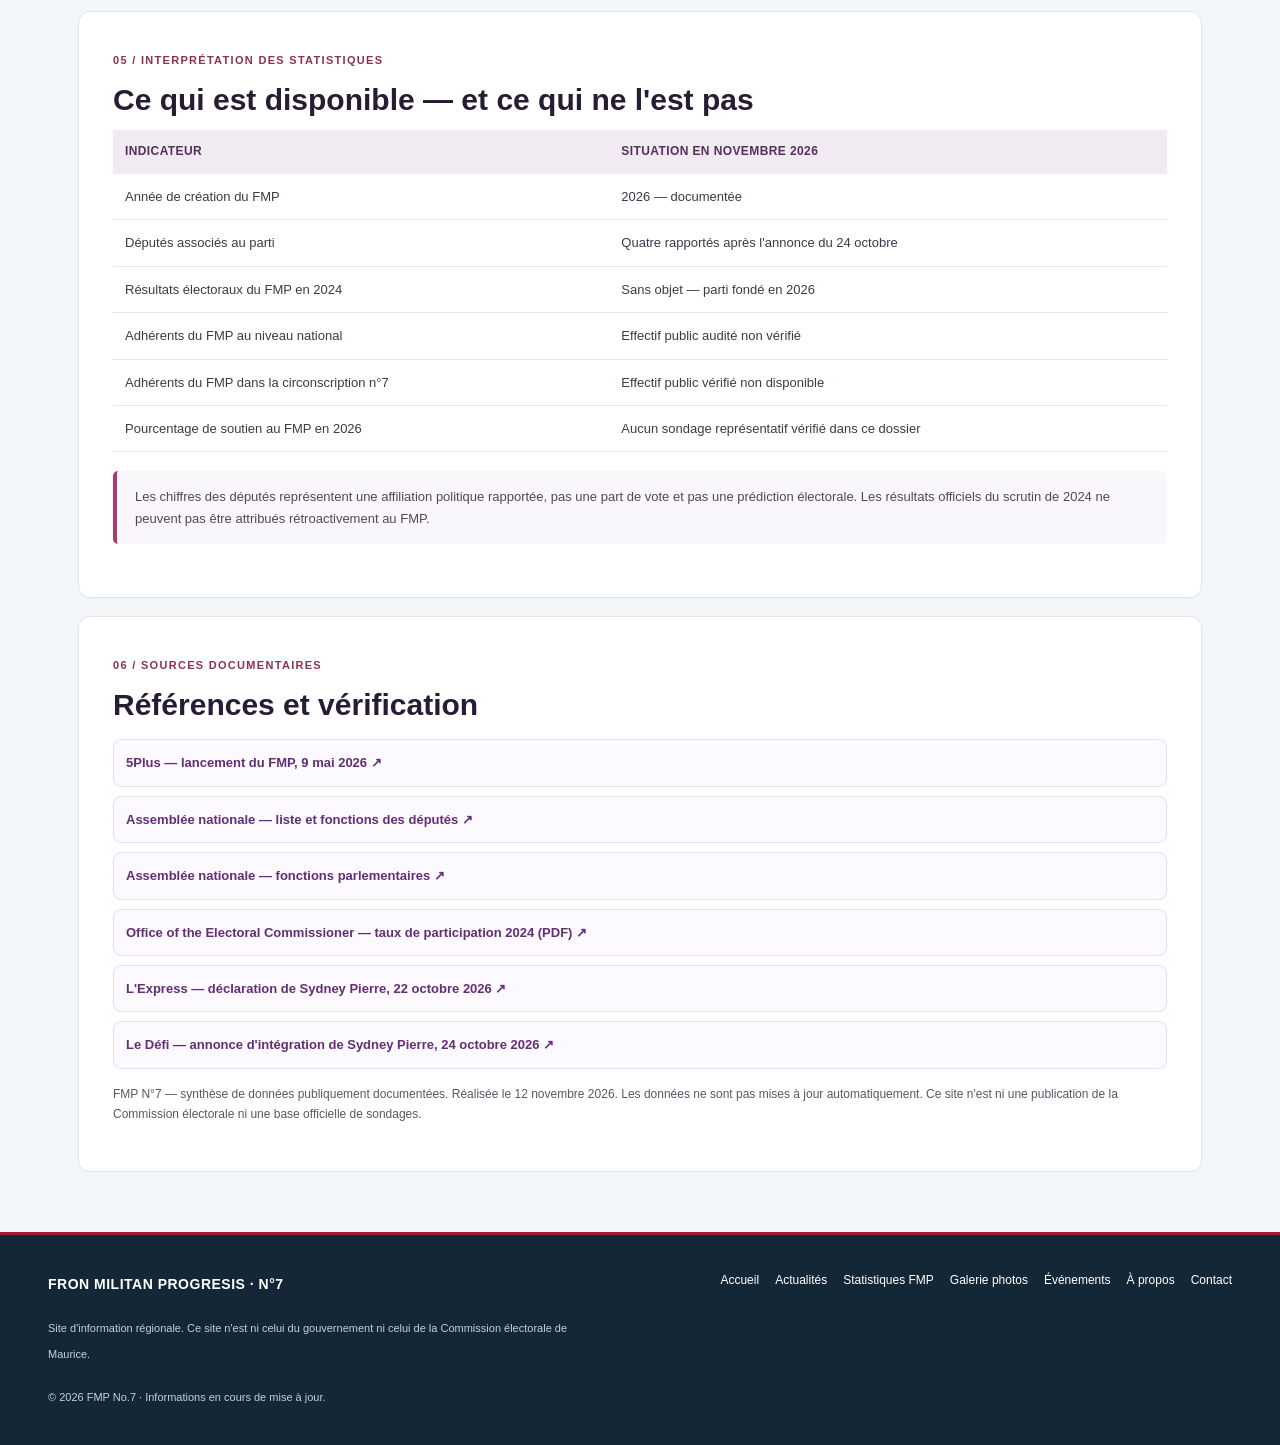
<file: statistiques-fmp.html>
<!doctype html><html lang="fr"><head>
<meta charset="utf-8"><meta name="viewport" content="width=device-width,initial-scale=1">
<meta name="theme-color" content="#281d31">
<meta name="description" content="Statistiques FMP 2026 : création, représentation parlementaire rapportée, chronologie, députés et contexte électoral de Piton et Rivière du Rempart (No.7).">
<meta property="og:type" content="article"><meta property="og:title" content="Statistiques FMP 2026 | FMP N°7"><meta property="og:description" content="Les données documentées du Fron Militan Progresis, le contexte électoral 2024 et la circonscription n°7.">
<title>Statistiques FMP 2026 | FMP N°7</title>
<link rel="icon" href="assets/fmp-logo.jpg?v=20261107-original">
<link rel="stylesheet" href="assets/style.css?v=20261108-refresh">
<style>
#fmpStatPage{--fmp-ink:#242635;--fmp-muted:#656b77;--fmp-purple:#6b3b81;--fmp-red:#bc203d;--fmp-border:#e4e1e9;--fmp-soft:#faf7fc;max-width:1180px;margin:auto}
#fmpStatPage *{box-sizing:border-box}
#fmpStatPage .stat-hero{background:linear-gradient(120deg,#25152e,#56315e 70%,#763a72);border-radius:12px;margin:26px 0 20px;color:#fff;overflow:hidden;position:relative;padding:clamp(24px,4vw,48px)}
#fmpStatPage .stat-hero:after{content:"★";font-family:Georgia,serif;position:absolute;right:18px;top:-95px;font-size:350px;color:rgba(255,255,255,.05);line-height:1;pointer-events:none}
#fmpStatPage .stat-hero>*{position:relative;z-index:1}#fmpStatPage .stat-eyebrow{font-size:12px;letter-spacing:1.5px;text-transform:uppercase;font-weight:800;color:#ffbdcf}
#fmpStatPage .stat-hero h2{color:#fff;font-size:clamp(30px,5vw,53px);line-height:1.08;margin:10px 0 15px}
#fmpStatPage .stat-hero p{font-size:15px;line-height:1.7;max-width:780px;color:#f1e5f0}
#fmpStatPage .stat-meta{display:flex;gap:8px;flex-wrap:wrap;margin-top:18px}
#fmpStatPage .stat-meta span{padding:7px 12px;border-radius:20px;border:1px solid rgba(255,255,255,.28);font-size:12px;color:#fbeefe}
#fmpStatPage .stat-jumps{display:flex;gap:9px;overflow-x:auto;margin:22px 0;padding:0 0 10px}
#fmpStatPage .stat-jumps a{white-space:nowrap;padding:9px 14px;border:1px solid #d9cee0;border-radius:24px;background:white;text-decoration:none;font-weight:700;font-size:13px;color:#6b3b81}
#fmpStatPage .stat-cards{display:grid;grid-template-columns:repeat(4,minmax(0,1fr));gap:13px}
#fmpStatPage .stat-card{padding:20px;background:white;border:1px solid var(--fmp-border);border-radius:11px;box-shadow:0 7px 18px #32133b0c}
#fmpStatPage .stat-card strong{font-size:clamp(26px,3vw,39px);line-height:1.15;letter-spacing:-.7px;display:block;color:#50265d}
#fmpStatPage .stat-card span{display:block;font-size:12px;color:var(--fmp-muted);line-height:1.4;margin-top:8px}
#fmpStatPage .stat-panel{background:#fff;border:1px solid var(--fmp-border);border-radius:12px;padding:clamp(20px,3vw,34px);margin:18px 0;scroll-margin-top:20px}
#fmpStatPage .stat-heading{color:#8e3056;font-weight:850;font-size:11px;letter-spacing:1.3px;text-transform:uppercase}
#fmpStatPage .stat-panel h3{font-size:clamp(22px,3vw,30px);line-height:1.25;color:#271c33;margin:8px 0 12px}
#fmpStatPage .stat-panel p{color:#575963;line-height:1.65}
#fmpStatPage .stat-bars{display:grid;gap:16px;margin:23px 0}
#fmpStatPage .stat-bar{display:grid;grid-template-columns:minmax(125px,190px) 1fr 54px;gap:12px;align-items:center}
#fmpStatPage .stat-bar-label{font-size:13px;font-weight:750;color:#4b3a53}
#fmpStatPage .stat-bar-track{height:24px;background:#efe8f2;border-radius:6px;overflow:hidden}
#fmpStatPage .stat-bar-fill{height:100%;background:linear-gradient(90deg,#9b537f,#bd3461);border-radius:6px}
#fmpStatPage .stat-bar-fill.second{background:linear-gradient(90deg,#6e4089,#ad3e73)}
#fmpStatPage .stat-bar b{font-variant-numeric:tabular-nums;text-align:right;color:#532662}
#fmpStatPage .stat-context{background:var(--fmp-soft);border-left:4px solid #ab3b6b;padding:15px 18px;border-radius:5px;margin:19px 0;color:#524658;font-size:13px;line-height:1.65}
#fmpStatPage .stat-warning{background:#fff8ee;border-left-color:#c08731}
#fmpStatPage .stat-grid{display:grid;grid-template-columns:repeat(3,minmax(0,1fr));gap:13px;margin:16px 0}
#fmpStatPage .stat-grid .stat-card{background:#fcf9fc;box-shadow:none}
#fmpStatPage .stat-tablewrap{overflow-x:auto}
#fmpStatPage table{width:100%;border-collapse:collapse;min-width:620px;text-align:left;font-size:13px}
#fmpStatPage th{padding:12px;background:#f1eaf2;font-size:12px;text-transform:uppercase;letter-spacing:.4px;color:#53315a}
#fmpStatPage td{border-bottom:1px solid #eae5ee;padding:12px;vertical-align:top;color:#423747}
#fmpStatPage td small{color:#77657d;display:block;margin-top:4px}
#fmpStatPage tbody tr[hidden]{display:none}
#fmpStatPage .stat-filter{display:flex;gap:11px;align-items:center;flex-wrap:wrap;margin:16px 0}
#fmpStatPage .stat-filter label{font-size:13px;font-weight:750;color:#5b4160}
#fmpStatPage select{padding:10px 13px;border-radius:8px;background:#fff;border:1px solid #d7c8dc;color:#422c4d;max-width:100%}
#fmpStatPage .stat-timeline{display:grid;grid-template-columns:repeat(2,minmax(0,1fr));gap:13px}
#fmpStatPage .stat-event{background:#faf7fc;border:1px solid #ebdeed;padding:16px;border-radius:9px}
#fmpStatPage .stat-event time{display:block;color:#9b2c5a;font-weight:850;font-size:12px}
#fmpStatPage .stat-event strong{display:block;color:#34213f;margin-top:7px}
#fmpStatPage .stat-event p{margin:5px 0 0;font-size:13px}
#fmpStatPage .stat-source-list{list-style:none;padding:0;margin:16px 0}
#fmpStatPage .stat-source-list li{margin:9px 0}
#fmpStatPage .stat-source-list a{display:block;border:1px solid #e8ddea;background:#fcfaff;border-radius:8px;text-decoration:none;color:#632e74;font-size:13px;font-weight:750;padding:12px}
#fmpStatPage .stat-source-list a:hover{text-decoration:underline;background:#f7f0f9}
#fmpStatPage a.stat-link{color:#753a85;font-size:13px;font-weight:800;text-underline-offset:3px}
#fmpStatPage .stat-footnote{font-size:12px;color:#74717c;margin:13px 0}
@media(max-width:750px){#fmpStatPage .stat-cards{grid-template-columns:repeat(2,minmax(0,1fr))}#fmpStatPage .stat-grid{grid-template-columns:1fr}#fmpStatPage .stat-timeline{grid-template-columns:1fr}}
@media(max-width:440px){#fmpStatPage .stat-card{padding:14px}#fmpStatPage .stat-bar{grid-template-columns:93px minmax(0,1fr) 49px;gap:8px}#fmpStatPage .stat-bar-label{font-size:12px}#fmpStatPage .stat-panel{padding:17px}#fmpStatPage .stat-meta{font-size:11px}}
</style>
</head><body>
<a class="skip-link" href="#main-content">Aller au contenu</a>
<div class="utility"><div class="shell"><span>MAURICE · CIRCONSCRIPTION N°7</span><span data-now aria-label="Heure actuelle à Maurice" aria-live="off">Chargement de l'heure de Maurice…</span></div></div>
<header class="shell brandline"><a href="index.html" aria-label="Accueil FMP No.7"><img src="assets/fmp-logo.jpg?v=20261107-original" alt="Logo Fron Militan Progresis, étoile et chiffre 7"></a>
<div><h1>FRON MILITAN<br>PROGRESIS</h1><div class="sub">CIRCONSCRIPTION N°7</div></div>
<span class="rightmark">Piton &amp; Rivière du Rempart<br>Site d'information régionale</span></header>
<div class="navwrap"><div class="shell"><button class="mobileToggle" aria-expanded="false" aria-controls="siteNav">☰ &nbsp; Menu</button>
<nav aria-label="Navigation principale" class="nav" id="siteNav"><a href="index.html">Accueil</a><a href="actualites.html">Actualités</a><a href="statistiques-fmp.html" class="active" aria-current="page">Statistiques FMP</a><a href="galerie.html">Galerie photos</a><a href="evenements.html">Événements</a><a href="apropos.html">À propos</a><a href="contact.html">Contact</a></nav></div></div>
<div class="stripe"></div>
<main id="main-content"><div class="shell pagebody" id="fmpStatPage">
<section class="stat-hero" aria-labelledby="statTitle"><div class="stat-eyebrow">FMP N°7 · Dossier de données · 12 novembre 2026</div><h2 id="statTitle">Statistiques FMP<br>2026</h2>
<p>Une présentation documentée du Fron Militan Progresis (FMP) : création du parti, députés associés, dates importantes et contexte électoral de la circonscription n°7. Les chiffres électoraux de 2024 ne représentent pas des voix pour le FMP, fondé en 2026.</p>
<div class="stat-meta"><span>Sources publiques citées</span><span>Données historiques, non temps réel</span><span>Piton &amp; Rivière du Rempart</span></div></section>
<div class="stat-cards" aria-label="Résumé FMP">
<div class="stat-card"><strong>9 mai</strong><span>Congrès fondateur, en 2026</span></div>
<div class="stat-card"><strong>3</strong><span>Députés fondateurs, mai 2026</span></div>
<div class="stat-card"><strong>4</strong><span>Députés associés rapportés après le 24 octobre</span></div>
<div class="stat-card"><strong>N/A</strong><span>Part des voix FMP en 2024 : parti non encore fondé</span></div>
</div>
<nav class="stat-jumps" aria-label="Rubriques des statistiques"><a href="#representation">Représentation</a><a href="#deputes">Députés</a><a href="#local">Circonscription n°7</a><a href="#chronologie">Chronologie</a><a href="#limites">Données disponibles</a><a href="#sources">Sources</a></nav>
<section class="stat-panel" id="representation"><span class="stat-heading">01 / Représentation parlementaire rapportée</span><h3>De trois à quatre députés associés au FMP</h3><p>Comparaison des effectifs publiquement documentés à deux dates. Il s'agit de l'affiliation rapportée de députés élus antérieurement, et non de sièges gagnés par le FMP lors de l'élection de 2024.</p>
<div class="stat-bars" role="img" aria-label="Trois députés fondateurs en mai 2026 et quatre députés rapportés fin octobre 2026">
<div class="stat-bar"><span class="stat-bar-label">Mai 2026</span><div class="stat-bar-track"><div class="stat-bar-fill" style="width:75%"></div></div><b>3</b></div>
<div class="stat-bar"><span class="stat-bar-label">Oct. 2026</span><div class="stat-bar-track"><div class="stat-bar-fill second" style="width:100%"></div></div><b>4</b></div>
</div><p class="stat-footnote">L'échelle du graphique correspond à un maximum de quatre députés. Ce n'est ni un sondage ni une mesure du soutien populaire.</p>
<div class="stat-context">Le 22 octobre, Sydney Pierre indiquait ne pas encore avoir adhéré au parti. Le 24 octobre, Paul Bérenger a annoncé publiquement son intégration au FMP. La donnée « 4 » correspond à cette annonce ultérieure, et ne vaut pas vérification d'une liste officielle de membres en temps réel.</div>
<p><a class="stat-link" href="https://lexpress.mu/s/sydney-pierre-depute-de-lopposition-je-nai-pas-encore-rejoint-le-fron-militan-progresis-563943" target="_blank" rel="noopener noreferrer">Déclaration du 22 octobre (L'Express) ↗</a> · <a class="stat-link" href="https://defimedia.info/politique-sydney-pierre-rejoint-officiellement-les-rangs-du-fmp" target="_blank" rel="noopener noreferrer">Annonce du 24 octobre (Le Défi) ↗</a></p>
</section>
<section class="stat-panel" id="deputes"><span class="stat-heading">02 / Registre parlementaire</span><h3>Les quatre parlementaires cités</h3><p>Les circonscriptions indiquées correspondent aux résultats des législatives de novembre 2024, avant la création du FMP.</p>
<div class="stat-filter"><label for="fmpMpFilter">Filtrer les députés :</label><select id="fmpMpFilter"><option value="all">Tous les députés</option><option value="10">N°10 · Montagne Blanche / GRSE</option><option value="16">N°16 · Vacoas / Floreal</option><option value="19">N°19 · Stanley / Rose Hill</option></select><span id="fmpMpCount" aria-live="polite" class="stat-footnote">4 députés affichés</span></div>
<div class="stat-tablewrap"><table id="fmpMpTable"><thead><tr><th scope="col">Nom</th><th scope="col">Circonscription (2024)</th><th scope="col">Information publique</th></tr></thead><tbody>
<tr data-constituency="19"><td><strong>Paul Bérenger</strong><small>Membre fondateur</small></td><td>N°19 · Stanley et Rose Hill</td><td>Dirigeant du FMP</td></tr>
<tr data-constituency="10"><td><strong>Chetan Baboolall</strong><small>Membre fondateur</small></td><td>N°10 · Montagne Blanche et Grand River South East</td><td>Leader de l'opposition (à partir du 6 août 2026)</td></tr>
<tr data-constituency="16"><td><strong>Joanna Bérenger</strong><small>Membre fondateur</small></td><td>N°16 · Vacoas et Floréal</td><td>Opposition Whip (à partir du 13 août 2026)</td></tr>
<tr data-constituency="19"><td><strong>Sydney Pierre</strong><small>Adhésion annoncée le 24 octobre 2026</small></td><td>N°19 · Stanley et Rose Hill</td><td>Ralliement confirmé publiquement par Paul Bérenger</td></tr>
</tbody></table></div>
<p><a class="stat-link" href="https://mauritiusassembly.govmu.org/mauritiusassembly/index.php/hon-members/" target="_blank" rel="noopener noreferrer">Assemblée nationale — fiches des députés ↗</a> · <a class="stat-link" href="https://mauritiusassembly.govmu.org/mauritiusassembly/?da_image=constituency-boundaries-legislative-election-2024" target="_blank" rel="noopener noreferrer">Circonscriptions de 2024 ↗</a></p>
</section>
<section class="stat-panel" id="local"><span class="stat-heading">03 / Contexte électoral local</span><h3>Circonscription n°7 : Piton et Rivière du Rempart</h3><p>Statistiques officielles de participation à l'élection générale du <strong>10 novembre 2024</strong>. Ces chiffres décrivent l'ensemble des électeurs de la circonscription, indépendamment des partis.</p>
<div class="stat-grid"><div class="stat-card"><strong>46 516</strong><span>Électeurs inscrits en 2024</span></div><div class="stat-card"><strong>38 870</strong><span>Personnes ayant voté</span></div><div class="stat-card"><strong>83,56 %</strong><span>Taux de participation en 2024</span></div></div>
<div class="stat-bar"><span class="stat-bar-label">Participation</span><div class="stat-bar-track"><div class="stat-bar-fill" style="width:83.56%"></div></div><b>83,56 %</b></div>
<div class="stat-context stat-warning"><strong>À ne pas confondre :</strong> 83,56 % est le taux de participation des électeurs de la circonscription n°7 en 2024 ; ce chiffre n'indique pas une proportion de votes favorables au FMP. Le FMP n'existait pas à cette date.</div>
<p><a class="stat-link" href="https://electoral.govmu.org/oec/wp-content/uploads/2024/11/Recap-Hourly-Return.pdf" target="_blank" rel="noopener noreferrer">Commission électorale — participation par circonscription (PDF) ↗</a></p>
</section>
<section class="stat-panel" id="chronologie"><span class="stat-heading">04 / Événements documentés</span><h3>Chronologie du FMP en 2026</h3><div class="stat-timeline">
<div class="stat-event"><time datetime="2026-05-09">9 mai 2026</time><strong>Congrès fondateur</strong><p>Le Fron Militan Progresis est lancé à Vacoas-Phoenix. Paul Bérenger, Chetan Baboolall et Joanna Bérenger interviennent.</p></div>
<div class="stat-event"><time datetime="2026-08-06">6 août 2026</time><strong>Chef de l'opposition</strong><p>Chetan Baboolall accède à la fonction de Leader of the Opposition, selon les registres parlementaires.</p></div>
<div class="stat-event"><time datetime="2026-08-13">13 août 2026</time><strong>Opposition Whip</strong><p>Joanna Bérenger prend cette fonction parlementaire, selon l'Assemblée nationale.</p></div>
<div class="stat-event"><time datetime="2026-10-22">22 octobre 2026</time><strong>Position de Sydney Pierre</strong><p>Il déclare ne pas encore avoir rejoint formellement le FMP.</p></div>
<div class="stat-event"><time datetime="2026-10-24">24 octobre 2026</time><strong>Annonce du ralliement</strong><p>Paul Bérenger confirme publiquement l'intégration de Sydney Pierre au FMP.</p></div>
</div></section>
<section class="stat-panel" id="limites"><span class="stat-heading">05 / Interprétation des statistiques</span><h3>Ce qui est disponible — et ce qui ne l'est pas</h3><div class="stat-tablewrap"><table><thead><tr><th scope="col">Indicateur</th><th scope="col">Situation en novembre 2026</th></tr></thead><tbody>
<tr><td>Année de création du FMP</td><td>2026 — documentée</td></tr>
<tr><td>Députés associés au parti</td><td>Quatre rapportés après l'annonce du 24 octobre</td></tr>
<tr><td>Résultats électoraux du FMP en 2024</td><td>Sans objet — parti fondé en 2026</td></tr>
<tr><td>Adhérents du FMP au niveau national</td><td>Effectif public audité non vérifié</td></tr>
<tr><td>Adhérents du FMP dans la circonscription n°7</td><td>Effectif public vérifié non disponible</td></tr>
<tr><td>Pourcentage de soutien au FMP en 2026</td><td>Aucun sondage représentatif vérifié dans ce dossier</td></tr>
</tbody></table></div>
<div class="stat-context">Les chiffres des députés représentent une affiliation politique rapportée, pas une part de vote et pas une prédiction électorale. Les résultats officiels du scrutin de 2024 ne peuvent pas être attribués rétroactivement au FMP.</div>
</section>
<section class="stat-panel" id="sources"><span class="stat-heading">06 / Sources documentaires</span><h3>Références et vérification</h3><ul class="stat-source-list">
<li><a href="https://5plus.mu/fron-militan-progresis-devoile-son-logo-en-forme-detoile-lors-du-congres-fondateur-20260509-2011" target="_blank" rel="noopener noreferrer">5Plus — lancement du FMP, 9 mai 2026 ↗</a></li>
<li><a href="https://mauritiusassembly.govmu.org/mauritiusassembly/index.php/hon-members/" target="_blank" rel="noopener noreferrer">Assemblée nationale — liste et fonctions des députés ↗</a></li>
<li><a href="https://mauritiusassembly.govmu.org/mauritiusassembly/index.php/roles/" target="_blank" rel="noopener noreferrer">Assemblée nationale — fonctions parlementaires ↗</a></li>
<li><a href="https://electoral.govmu.org/oec/wp-content/uploads/2024/11/Recap-Hourly-Return.pdf" target="_blank" rel="noopener noreferrer">Office of the Electoral Commissioner — taux de participation 2024 (PDF) ↗</a></li>
<li><a href="https://lexpress.mu/s/sydney-pierre-depute-de-lopposition-je-nai-pas-encore-rejoint-le-fron-militan-progresis-563943" target="_blank" rel="noopener noreferrer">L'Express — déclaration de Sydney Pierre, 22 octobre 2026 ↗</a></li>
<li><a href="https://defimedia.info/politique-sydney-pierre-rejoint-officiellement-les-rangs-du-fmp" target="_blank" rel="noopener noreferrer">Le Défi — annonce d'intégration de Sydney Pierre, 24 octobre 2026 ↗</a></li>
</ul>
<p class="stat-footnote">FMP N°7 — synthèse de données publiquement documentées. Réalisée le 12 novembre 2026. Les données ne sont pas mises à jour automatiquement. Ce site n'est ni une publication de la Commission électorale ni une base officielle de sondages.</p></section>
</div></main>
<footer class="footer"><div class="shell footergrid"><div><strong>FRON MILITAN PROGRESIS · N°7</strong><p><small>Site d'information régionale. Ce site n'est ni celui du gouvernement ni celui de la Commission électorale de Maurice.</small></p><small>© 2026 FMP No.7 · Informations en cours de mise à jour.</small></div><div class="footnav"><a href="index.html">Accueil</a><a href="actualites.html">Actualités</a><a href="statistiques-fmp.html" aria-current="page" class="active">Statistiques FMP</a><a href="galerie.html">Galerie photos</a><a href="evenements.html">Événements</a><a href="apropos.html">À propos</a><a href="contact.html">Contact</a></div></div></footer>
<script src="assets/script.js?v=20261107-clock"></script><script>(function(){const sel=document.getElementById("fmpMpFilter"),msg=document.getElementById("fmpMpCount");if(!sel||!msg)return;sel.addEventListener("change",function(){let count=0;document.querySelectorAll("#fmpMpTable tbody tr").forEach(function(row){row.hidden=sel.value!=="all"&&row.dataset.constituency!==sel.value;if(!row.hidden)count++});msg.textContent=count+" député"+(count!==1?"s":"")+" affiché"+(count!==1?"s":"")})})();</script>
</body></html>
</file>
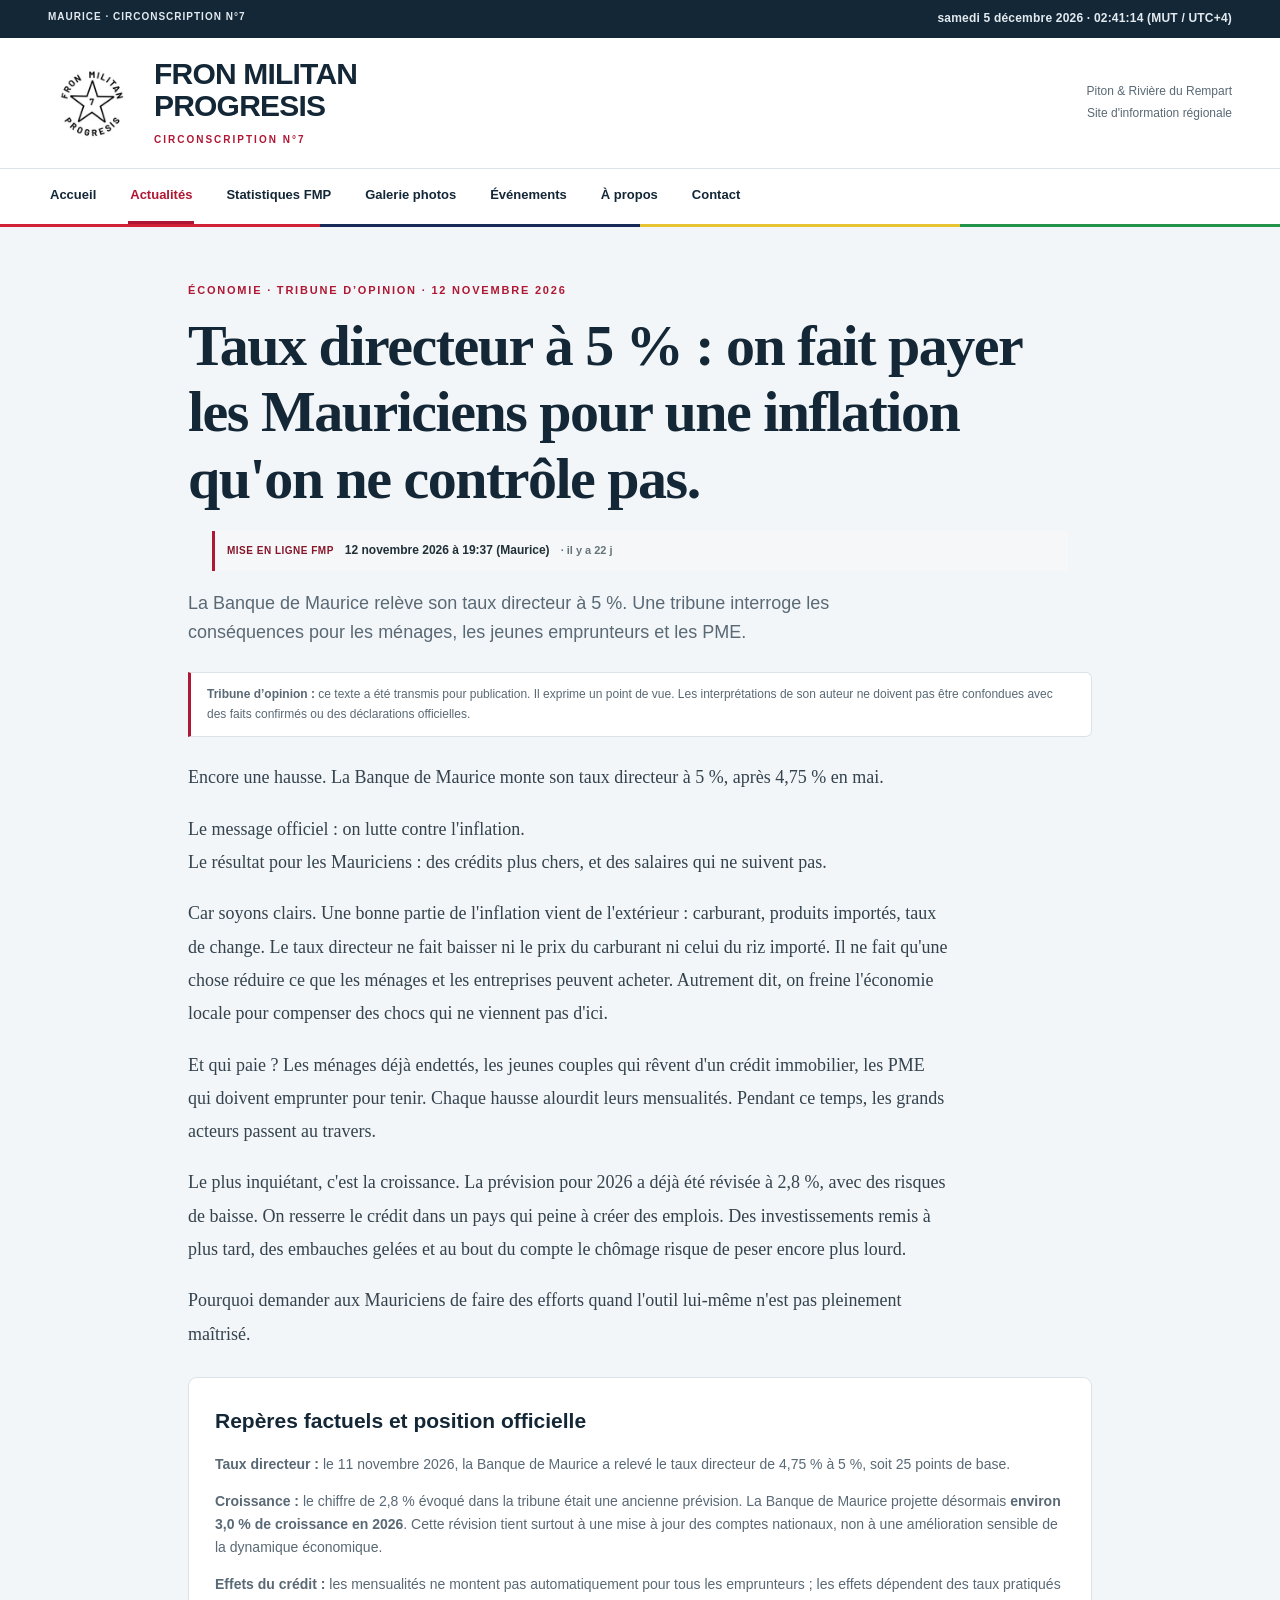
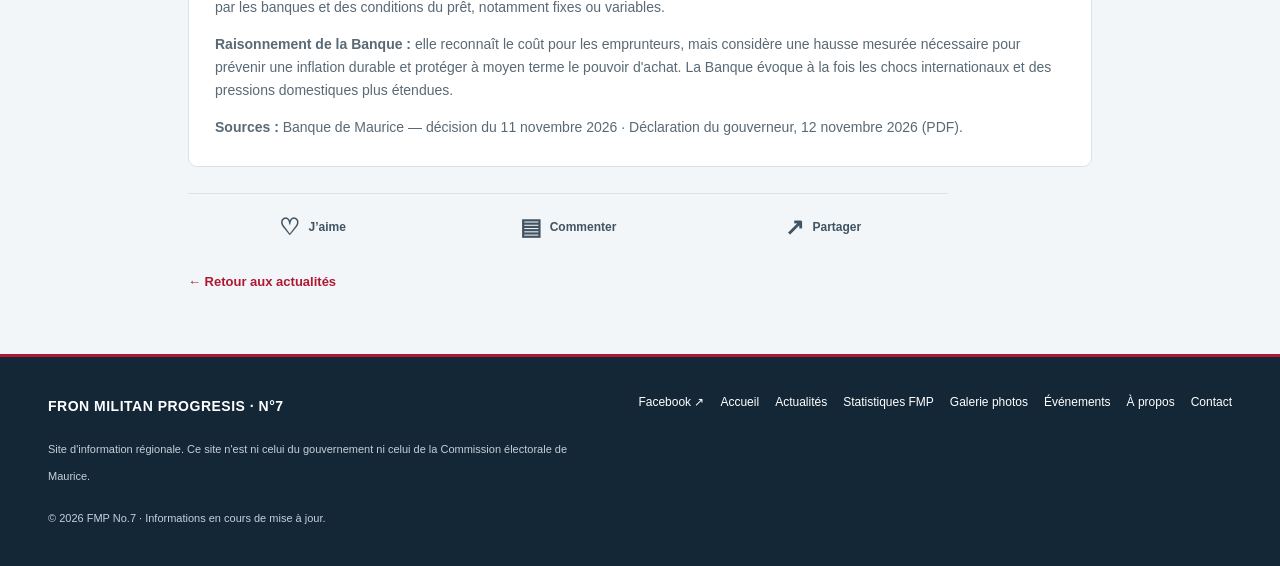
<file: taux-directeur-5-pour-cent-2026-11-12.html>
<!DOCTYPE html>
<html lang="fr"><head><meta charset="utf-8"/><meta content="width=device-width,initial-scale=1" name="viewport"/><meta content="#111111" name="theme-color"/><meta content="La Banque de Maurice relève son taux directeur à 5 %. Une tribune interroge les conséquences pour les ménages, les jeunes emprunteurs et les PME." name="description"/><title>Taux directeur à 5 % : on fait payer les Mauriciens pour une inflation qu&#39;on ne contrôle pas. | FMP No.7</title><link href="assets/fmp-logo.jpg?v=20261107-original" rel="icon"/><link href="assets/style.css?v=20261107-clock" rel="stylesheet"/><meta property="og:type" content="article"/><meta property="og:title" content="Taux directeur à 5 % : on fait payer les Mauriciens pour une inflation qu&#39;on ne contrôle pas."/><meta property="og:description" content="La Banque de Maurice relève son taux directeur à 5 %. Une tribune interroge les conséquences pour les ménages, les jeunes emprunteurs et les PME."/><meta property="article:published_time" content="2026-11-12T15:37:48Z"/></head><body><a class="skip-link" href="#main-content">Aller au contenu</a><div class="utility"><div class="shell"><span>MAURICE · CIRCONSCRIPTION N°7</span><span data-now aria-label="Heure actuelle à Maurice" aria-live="off">Chargement de l'heure de Maurice…</span></div></div><header class="shell brandline"><a aria-label="Accueil FMP No.7" href="index.html"><img alt="Logo Fron Militan Progresis, étoile et chiffre 7" src="assets/fmp-logo.jpg?v=20261107-original"/></a><div><h1>FRON MILITAN<br/>PROGRESIS</h1><div class="sub">CIRCONSCRIPTION N°7</div></div><span class="rightmark">Piton &amp; Rivière du Rempart<br/>Site d'information régionale</span></header><div class="navwrap"><div class="shell"><button aria-controls="siteNav" aria-expanded="false" class="mobileToggle">☰   Menu</button><nav aria-label="Navigation principale" class="nav" id="siteNav"><a class="" href="index.html">Accueil</a><a aria-current="page" class="active" href="actualites.html">Actualités</a><a href="statistiques-fmp.html">Statistiques FMP</a><a href="galerie.html">Galerie photos</a><a class="" href="evenements.html">Événements</a><a class="" href="apropos.html">À propos</a><a class="" href="contact.html">Contact</a></nav></div></div><div class="stripe"></div><main id="main-content"><div class="shell pagebody">
<div class="eyebrow">Économie · Tribune d’opinion · 12 novembre 2026</div><h2 class="pageheading">Taux directeur à 5 % : on fait payer les Mauriciens pour une inflation qu&#39;on ne contrôle pas.</h2>
<div class="post-timestamps" aria-label="Date de mise en ligne sur le site"><span class="post-timestamps-label">Mise en ligne FMP</span><time datetime="2026-11-12T15:37:48Z" data-published-at="2026-11-12T15:37:48Z">12 novembre 2026 · 19:37 (Maurice)</time><span class="post-relative" data-post-age-for="2026-11-12T15:37:48Z"></span></div>
<p class="lede">La Banque de Maurice relève son taux directeur à 5 %. Une tribune interroge les conséquences pour les ménages, les jeunes emprunteurs et les PME.</p>
<div class="notice"><strong>Tribune d’opinion :</strong> ce texte a été transmis pour publication. Il exprime un point de vue. Les interprétations de son auteur ne doivent pas être confondues avec des faits confirmés ou des déclarations officielles.</div>
<div class="articlebody"><p>Encore une hausse. La Banque de Maurice monte son taux directeur à 5 %, après 4,75 % en mai.</p>
<p>Le message officiel : on lutte contre l&#39;inflation.<br>Le résultat pour les Mauriciens : des crédits plus chers, et des salaires qui ne suivent pas.</p>
<p>Car soyons clairs. Une bonne partie de l&#39;inflation vient de l&#39;extérieur : carburant, produits importés, taux de change. Le taux directeur ne fait baisser ni le prix du carburant ni celui du riz importé. Il ne fait qu&#39;une chose réduire ce que les ménages et les entreprises peuvent acheter. Autrement dit, on freine l&#39;économie locale pour compenser des chocs qui ne viennent pas d&#39;ici.</p>
<p>Et qui paie ? Les ménages déjà endettés, les jeunes couples qui rêvent d&#39;un crédit immobilier, les PME qui doivent emprunter pour tenir. Chaque hausse alourdit leurs mensualités. Pendant ce temps, les grands acteurs passent au travers.</p>
<p>Le plus inquiétant, c&#39;est la croissance. La prévision pour 2026 a déjà été révisée à 2,8 %, avec des risques de baisse. On resserre le crédit dans un pays qui peine à créer des emplois. Des investissements remis à plus tard, des embauches gelées et au bout du compte le chômage risque de peser encore plus lourd.</p>
<p>Pourquoi demander aux Mauriciens de faire des efforts quand l&#39;outil lui-même n&#39;est pas pleinement maîtrisé.</p></div>
<section class="quiet" style="margin:26px 0;padding:clamp(18px,3vw,26px)" aria-label="Vérification des données"><h3>Repères factuels et position officielle</h3>
<p><strong>Taux directeur :</strong> le 11 novembre 2026, la Banque de Maurice a relevé le taux directeur de 4,75 % à 5 %, soit 25 points de base.</p>
<p><strong>Croissance :</strong> le chiffre de 2,8 % évoqué dans la tribune était une ancienne prévision. La Banque de Maurice projette désormais <strong>environ 3,0 % de croissance en 2026</strong>. Cette révision tient surtout à une mise à jour des comptes nationaux, non à une amélioration sensible de la dynamique économique.</p>
<p><strong>Effets du crédit :</strong> les mensualités ne montent pas automatiquement pour tous les emprunteurs ; les effets dépendent des taux pratiqués par les banques et des conditions du prêt, notamment fixes ou variables.</p>
<p><strong>Raisonnement de la Banque :</strong> elle reconnaît le coût pour les emprunteurs, mais considère une hausse mesurée nécessaire pour prévenir une inflation durable et protéger à moyen terme le pouvoir d'achat. La Banque évoque à la fois les chocs internationaux et des pressions domestiques plus étendues.</p>
<p><strong>Sources :</strong> <a href="https://www.bom.mu/media/media-releases/key-rate-raised-25-basis-points-500-cent-annum" target="_blank" rel="noopener noreferrer">Banque de Maurice — décision du 11 novembre 2026</a> · <a href="https://www.bom.mu/sites/default/files/governor_statement_kr_increase_0.pdf" target="_blank" rel="noopener noreferrer">Déclaration du gouverneur, 12 novembre 2026 (PDF)</a>.</p></section>
<section aria-label="Réactions, commentaires et partage" class="post-engagement" data-post-id="taux-directeur-5pct-20261112" data-post-title="Taux directeur à 5 % : on fait payer les Mauriciens pour une inflation qu&#39;on ne contrôle pas." data-post-url="taux-directeur-5-pour-cent-2026-11-12.html">
<div class="post-actions" role="group" aria-label="Actions sur l’article"><button aria-pressed="false" class="action-button like-button" type="button"><span aria-hidden="true" class="action-symbol">♡</span><span class="like-label">J’aime</span></button><button aria-expanded="false" class="action-button comment-button" type="button"><span aria-hidden="true" class="action-symbol">▤</span><span class="comment-label">Commenter</span></button><button class="action-button share-button" type="button"><span aria-hidden="true" class="action-symbol">↗</span><span>Partager</span></button></div>
<div class="comment-panel" hidden><p class="engagement-note">Les commentaires et mentions « J’aime » sont enregistrés sur cet appareil uniquement. Ils ne sont pas visibles par les autres visiteurs.</p><div aria-live="polite" class="comments-list"></div><form class="comment-form"><label for="comment-taux-directeur-2026">Votre commentaire</label><textarea id="comment-taux-directeur-2026" maxlength="800" name="comment" placeholder="Écrivez votre commentaire…" required rows="3"></textarea><div class="comment-form-footer"><small>800 caractères maximum</small><button class="post-comment" type="submit">Enregistrer sur cet appareil</button></div></form></div><p aria-live="polite" class="action-feedback" role="status"></p></section>
<p><a class="textlink" href="actualites.html">← Retour aux actualités</a></p></div></main><footer class="footer"><div class="shell footergrid"><div><strong>FRON MILITAN PROGRESIS · N°7</strong><p><small>Site d'information régionale. Ce site n'est ni celui du gouvernement ni celui de la Commission électorale de Maurice.</small></p><small>© 2026 FMP No.7 · Informations en cours de mise à jour.</small></div><div class="footnav"><a class="facebook-link" href="https://www.facebook.com/share/1LvWriP6Kh/" target="_blank" rel="noopener noreferrer" aria-label="Ouvrir le lien Facebook partagé (nouvel onglet)">Facebook ↗</a><a class="" href="index.html">Accueil</a><a aria-current="page" class="active" href="actualites.html">Actualités</a><a href="statistiques-fmp.html">Statistiques FMP</a><a href="galerie.html">Galerie photos</a><a class="" href="evenements.html">Événements</a><a class="" href="apropos.html">À propos</a><a class="" href="contact.html">Contact</a></div></div></footer><script src="assets/script.js?v=20261107-clock"></script></body></html>
</file>
<file: assets/style.css>
:root{--ink:#142736;--muted:#596975;--line:#dce3e8;--red:#ae1834;--paper:#fff;--off:#f3f6f8}*{box-sizing:border-box}html{scroll-behavior:smooth}body{margin:0;background:var(--off);color:var(--ink);font:16px/1.65 Arial,Helvetica,sans-serif;-webkit-font-smoothing:antialiased}a{color:inherit;text-decoration:none}a:hover{text-decoration:underline}button,input,textarea{font:inherit}button{cursor:pointer}img{max-width:100%}a,button{touch-action:manipulation}:focus-visible{outline:3px solid #287aa7;outline-offset:4px}.shell{width:100%;max-width:1240px;margin:auto;padding:0 28px}.skip-link{position:absolute;top:-90px;left:20px;background:white;padding:12px;z-index:10}.skip-link:focus{top:10px}.utility{background:var(--ink);color:#e2eaf0;font-size:10px;font-weight:700;letter-spacing:1px}.utility .shell{display:flex;justify-content:space-between;gap:12px;padding-top:9px;padding-bottom:9px}.brandline{display:flex;align-items:center;gap:18px;padding-top:20px;padding-bottom:20px;background:white}.brandline>a{flex:none;display:block}.brandline img{display:block;width:88px;height:88px;object-fit:contain}.brandline h1{margin:0;font-size:clamp(21px,2.4vw,30px);font-weight:800;line-height:1.08;letter-spacing:-.8px}.brandline .sub{font-size:10px;letter-spacing:2px;font-weight:700;color:var(--red);margin-top:9px}.rightmark{margin-left:auto;text-align:right;font-size:12px;color:var(--muted);line-height:1.8}.navwrap{background:#fff;border-top:1px solid var(--line)}.nav{display:flex;gap:30px}.nav a{padding:15px 2px;font-size:13px;font-weight:700;border-bottom:3px solid transparent}.nav a:hover,.nav a.active{color:var(--red);text-decoration:none;border-bottom-color:var(--red)}.mobileToggle{display:none;background:none;border:0;padding:14px 0;color:var(--ink);font-weight:700}.stripe{height:3px;background:linear-gradient(90deg,#d12137 0 25%,#172a58 25% 50%,#e9c432 50% 75%,#23934b 75%)}
.welcome-banner{margin-top:30px;background:var(--ink);border-radius:12px;overflow:hidden;box-shadow:0 12px 35px #18344912}.banner-photo{display:block;width:100%;height:auto;aspect-ratio:851/315;object-fit:contain}.banner-caption{padding:25px 32px;display:flex;align-items:center;justify-content:space-between;gap:24px;color:white}.banner-kicker{font-size:10px;letter-spacing:2.3px;font-weight:700;color:#c5d6e3}.banner-caption h2{font-size:clamp(32px,4vw,46px);letter-spacing:-1.5px;line-height:1.1;margin:7px 0}.banner-caption p{margin:0;color:#d5e0e8;font-size:14px}.banner-link{padding:13px 19px;border:1px solid #91a3b0;border-radius:6px;font-size:13px;font-weight:700;white-space:nowrap}.banner-link span{margin-left:20px}.banner-link:hover{background:white;color:var(--ink);text-decoration:none}.notice{margin:24px 0;background:#fff;border:1px solid var(--line);border-left:3px solid var(--red);padding:12px 16px;color:var(--muted);font-size:12px;border-radius:0 6px 6px 0}.frontpage-strap{display:flex;justify-content:space-between;align-items:center;gap:16px;margin-top:40px;padding-bottom:16px;border-bottom:1px solid #b7c5d0}.frontpage-strap-left{font-size:22px;letter-spacing:-.6px;font-weight:800}.frontpage-strap-left em{font-style:normal;color:var(--red);margin:0 5px}.frontpage-strap-right{font-size:10px;color:var(--muted);letter-spacing:1.3px;font-weight:700}.topgrid{display:grid;grid-template-columns:minmax(0,1.8fr) minmax(270px,1fr);gap:28px;margin-top:24px;align-items:start}.feature{border:1px solid var(--line);background:white;border-radius:10px;overflow:hidden;padding-bottom:22px}.hero-label{display:flex;justify-content:space-between;gap:12px;padding:12px 24px;color:var(--red);font-size:10px;letter-spacing:1.8px;font-weight:800;border-bottom:1px solid var(--line)}.hero-label span:last-child{color:var(--muted)}.featureart{height:245px;display:flex;justify-content:center;align-items:center;background:#fff;border-bottom:1px solid #edf0f3}.featureart img{height:210px;width:210px;object-fit:contain}.feature>.meta,.feature>h2,.feature>p,.feature>.textlink,.feature>.post-engagement{margin-left:26px;margin-right:26px}.meta{font-size:11px;color:var(--muted);font-weight:700;line-height:1.8}.feature>.meta{margin-top:24px;color:var(--red)}.feature h2{font:700 clamp(25px,2.6vw,34px)/1.24 Georgia,serif;letter-spacing:-.6px;margin-top:12px;margin-bottom:14px}.feature p{font-size:15px;color:var(--muted);margin-top:0}.textlink{font-size:13px;font-weight:700;color:var(--red)}.aside{border:1px solid var(--line);border-radius:10px;background:#fff;padding:0 24px 8px;overflow:hidden}.eyebrow{color:var(--red);font-size:11px;font-weight:800;letter-spacing:1.8px;text-transform:uppercase}.aside>.eyebrow{background:var(--ink);color:white;margin:0 -24px;padding:15px 24px}.story{padding:22px 0;border-bottom:1px solid var(--line)}.story:last-child{border:0}.story h3{font:700 20px/1.35 Georgia,serif;margin:8px 0}.story p{font-size:13px;color:var(--muted);margin:8px 0}.fixedmark{font-size:9px;font-weight:700;letter-spacing:1px;color:var(--red);text-transform:uppercase}.section{padding:46px 0 12px}.sectiontitle{display:flex;justify-content:space-between;align-items:center;gap:12px;padding-bottom:16px;border-bottom:1px solid #b7c5d0;font-size:25px;letter-spacing:-.5px;margin:0 0 22px}.sectiontitle small{font-size:11px;font-weight:500;letter-spacing:0;color:var(--muted)}.tiles{display:grid;grid-template-columns:repeat(3,1fr);gap:22px}.tile{padding:24px;border:1px solid var(--line);border-radius:9px;background:white}.tile .number{font-size:13px;font-weight:800;color:var(--red);letter-spacing:1px}.tile h3{font-size:22px;margin:16px 0 8px}.tile p{font-size:14px;margin-bottom:0;color:var(--muted)}.quiet{padding:28px;background:white;border:1px solid var(--line);border-radius:9px}.quiet h3{font-size:21px;margin:0 0 10px}.quiet p{color:var(--muted);font-size:14px}.quiet p:last-child{margin-bottom:0}.twocol{display:grid;grid-template-columns:1fr 1fr;gap:24px}.btn,.post-comment{display:inline-block;background:var(--red);color:#fff;border:0;border-radius:5px;padding:12px 18px;font-size:13px;font-weight:700}.btn:hover,.post-comment:hover{background:#86102a;text-decoration:none}.pagebody{padding-top:20px;max-width:960px}.pagebody>.eyebrow{margin-top:34px}.pageheading{font:700 clamp(32px,5vw,58px)/1.15 Georgia,serif;letter-spacing:-1.5px;margin:14px 0 18px}.lede{font-size:18px;color:var(--muted);max-width:760px}.articlebody{max-width:760px;font:18px/1.85 Georgia,serif;color:#34434e}.articlebody h2{font:700 26px/1.3 Arial,sans-serif}.source{background:#e9eff3;padding:16px;font:14px/1.6 Arial,sans-serif;border-radius:6px}.footer{margin-top:60px;padding:36px 0;background:var(--ink);color:#fff;border-top:3px solid var(--red)}.footergrid{display:flex;justify-content:space-between;gap:40px}.footergrid>div:first-child{max-width:540px}.footer strong{font-size:14px;letter-spacing:.5px}.footer small{font-size:11px;color:#c4d0da}.footnav{display:flex;flex-wrap:wrap;align-content:start;gap:16px;font-size:12px}.field{display:block;margin:16px 0}.field label{display:block;font-weight:700;margin-bottom:6px}.field input,.field textarea{width:100%;padding:12px;border:1px solid #9aaab6;border-radius:5px}.field textarea{min-height:140px}.tip{font-size:13px;color:var(--muted)}hr{border:0;border-top:1px solid var(--line)}
.post-engagement{border-top:1px solid var(--line);margin-top:24px;padding-top:10px;max-width:760px;font-family:Arial,sans-serif}.post-actions{display:grid;grid-template-columns:repeat(3,minmax(0,1fr));gap:6px}.action-button{display:flex;align-items:center;justify-content:center;gap:8px;min-height:48px;padding:9px 6px;background:transparent;border:0;border-radius:5px;font-size:12px;font-weight:700;color:#405363}.action-button:hover{background:#edf2f5}.action-button[aria-pressed="true"]{color:var(--red)}.action-symbol{font-size:23px;line-height:1}.comment-panel{border-top:1px solid var(--line);padding-top:15px}.comment-panel[hidden]{display:none}.engagement-note{background:var(--off);padding:12px;font-size:12px!important;border-radius:5px}.comment-entry{border-bottom:1px solid var(--line);padding:10px 0}.comment-entry time{font-size:11px;color:var(--muted)}.comment-entry p{white-space:pre-wrap;overflow-wrap:anywhere;font-size:14px;margin:5px 0}.no-comments{font-size:13px!important}.comment-form label{display:block;margin:14px 0 7px;font-size:13px;font-weight:700}.comment-form textarea{width:100%;padding:12px;border:1px solid #99a9b4;border-radius:5px;min-height:90px;resize:vertical}.comment-form-footer{display:flex;align-items:center;justify-content:space-between;gap:12px;margin-top:10px}.comment-form-footer small{font-size:11px;color:var(--muted)}.post-comment{font-size:11px}.action-feedback{font-size:12px!important;margin:8px 0 0}.action-feedback:empty{display:none}.share-fallback{width:100%;padding:8px;border:1px solid #99a9b4}
@media(min-width:1240px){.brandline{max-width:none;padding-left:max(28px,calc((100% - 1184px)/2));padding-right:max(28px,calc((100% - 1184px)/2))}}
@media(max-width:770px){.shell{padding-left:20px;padding-right:20px}.utility{font-size:9px;letter-spacing:.3px}.brandline{padding-top:15px;padding-bottom:15px;gap:12px}.brandline img{width:70px;height:70px}.brandline h1{font-size:23px}.brandline .sub{font-size:9px;letter-spacing:1px}.rightmark{display:none}.mobileToggle{display:block;width:100%;text-align:left}.nav{display:none;flex-direction:column;gap:0;padding-bottom:10px}.nav.open{display:flex}.nav a{padding:12px;border-bottom:0;border-left:3px solid transparent}.nav a.active{border-left-color:var(--red);background:#faf0f3}.welcome-banner{margin-top:20px;border-radius:8px}.banner-caption{padding:22px;align-items:flex-start;flex-direction:column;gap:20px}.banner-caption h2{font-size:35px}.banner-kicker{font-size:9px}.banner-link{padding:11px 14px;font-size:12px}.notice{font-size:11px}.topgrid,.twocol{grid-template-columns:1fr}.frontpage-strap{margin-top:30px}.frontpage-strap-right{display:none}.frontpage-strap-left{font-size:21px}.featureart{height:220px}.featureart img{height:190px;width:190px}.feature>.meta,.feature>h2,.feature>p,.feature>.textlink,.feature>.post-engagement{margin-left:20px;margin-right:20px}.feature h2{font-size:27px}.tiles{grid-template-columns:1fr;gap:14px}.tile{padding:22px}.tile h3{margin-top:10px}.section{padding-top:36px}.sectiontitle{font-size:23px}.footergrid{flex-direction:column;gap:22px}.pageheading{letter-spacing:-.8px}}
@media(max-width:400px){.shell{padding-left:15px;padding-right:15px}.utility .shell{flex-direction:column;gap:2px}.brandline h1{font-size:21px}.brandline img{width:62px;height:62px}.action-button{gap:4px;font-size:11px}.comment-form-footer{flex-direction:column;align-items:stretch}.feature h2{font-size:25px}.hero-label{padding:12px 20px;font-size:9px}.sectiontitle{align-items:flex-start}.sectiontitle small{text-align:right}}
@media(prefers-reduced-motion:reduce){html{scroll-behavior:auto}*{transition:none!important}}

/* Heure de Maurice en direct et métadonnées datées automatiquement */
.utility [data-now]{font-variant-numeric:tabular-nums;letter-spacing:.2px;font-size:12px;font-weight:700}
.post-timestamps{display:flex;align-items:baseline;gap:8px 11px;flex-wrap:wrap;margin:11px 24px 18px;background:#f6f7f8;border-left:3px solid var(--red);padding:10px 12px;font-size:12px;color:#42505b;font-variant-numeric:tabular-nums}
.post-timestamps-label{font-weight:800;color:#86162a;letter-spacing:.5px;text-transform:uppercase;font-size:10px}
.post-timestamps time{font-weight:800;color:#213038}
.post-relative{font-size:11px;color:#66747a;font-weight:700}
.articlebody + .post-timestamps{margin-left:0}
@media(max-width:770px){.utility .shell{display:flex;align-items:center;gap:7px;flex-wrap:wrap}.utility [data-now]{font-size:11px}.post-timestamps{margin-left:18px;margin-right:18px}}

/* Kreol Morisien news: clearly labelled, sourced update, no unlicensed imagery. */
.news-added-card{padding:0 0 24px;border:1px solid var(--line);background:#fff}
.news-added-kicker{background:#aa1530;color:#fff;padding:12px 22px;font-size:11px;font-weight:800;letter-spacing:1.5px}
.news-added-card .meta,.news-added-card h2,.news-added-card p,.news-added-card>.textlink,.news-added-card .post-engagement{margin-left:22px;margin-right:22px}
.news-added-card .meta{margin-top:19px}
.news-added-card h2{font-size:clamp(22px,2.3vw,32px);line-height:1.3;margin-bottom:12px}
.news-added-card p{color:#4c5d66;line-height:1.65}
.news-added-card .post-timestamps{margin-left:22px;margin-right:22px}
.news-added-card .news-date-note{font-size:13px}
.story-latest{border-bottom:1px solid #dce3e8}
.story-latest time{font-size:12px;color:#a51632;font-weight:700}
.articlebody ul{padding-left:23px}
.articlebody a,.source a{text-decoration:underline;text-underline-offset:3px;color:#a51632}
.article-bottom-link{margin-top:28px}
@media(max-width:770px){.news-added-card .meta,.news-added-card h2,.news-added-card p,.news-added-card>.textlink,.news-added-card .post-engagement,.news-added-card .post-timestamps{margin-left:16px;margin-right:16px}}

/* FMP No.7: news hierarchy and clear photo thumbnails */
.latest-publications{padding-top:30px}
.latest-head{display:flex;justify-content:space-between;align-items:end;gap:18px;border-bottom:3px solid #142736;padding-bottom:15px;margin-bottom:18px}
.latest-head h2{margin:8px 0 0;font-size:clamp(24px,3vw,34px);letter-spacing:-.7px;line-height:1.18}
.latest-head .eyebrow{font-size:10px;letter-spacing:1.8px}
.latest-head>.textlink{font-size:13px;white-space:nowrap}
.latest-cards{display:grid;grid-template-columns:repeat(3,minmax(0,1fr));gap:16px}
.latest-card{background:#fff;border:1px solid #dce3e8;border-top:4px solid #b01836;border-radius:2px;padding:20px;display:flex;flex-direction:column;gap:10px;min-width:0}
.latest-card:hover{box-shadow:0 5px 18px rgba(21,35,45,.07)}
.latest-card .latest-category{font-size:10px;letter-spacing:1.2px;font-weight:800;text-transform:uppercase;color:#a31632}
.latest-card h3{font-size:clamp(18px,1.7vw,22px);line-height:1.3;margin:0}
.latest-card h3 a:hover{text-decoration:underline;text-decoration-color:#b01836;text-underline-offset:3px}
.latest-card p{font-size:13px;line-height:1.55;margin:0;color:#566873;flex:1}
.latest-card time{font-size:11px;line-height:1.5;font-weight:800;color:#40535e;display:block;margin-top:3px;font-variant-numeric:tabular-nums}
.latest-note{font-size:12px;color:#687781;margin:11px 0 5px}
.gallery-intro .gallery-teaser{max-width:830px;margin-inline:auto}
.gallery-intro .gallery-teaser a{max-width:206px;box-shadow:0 2px 9px rgba(0,0,0,.04)}
.gallery-intro .gallery-teaser a:focus-visible{outline:3px solid #2779a5;outline-offset:3px}
@media(max-width:850px){.latest-cards{grid-template-columns:repeat(2,minmax(0,1fr))}.latest-card:last-child{grid-column:1/-1}}
@media(max-width:590px){.latest-head{align-items:flex-start;flex-direction:column;gap:9px}.latest-cards{grid-template-columns:1fr;gap:11px}.latest-card:last-child{grid-column:auto}.latest-card{padding:16px}.latest-head h2{font-size:26px}.gallery-intro .gallery-teaser{gap:9px}}
</file>
<file: assets/gallery-images.css>
/* Gallery photo source: ten individually uploaded 206 x 206 pictures; no reduced-size sprite. */
.crop,.preview{background-image:url("[data-uri]");}
.gallery .crop{image-rendering:auto}
.gallery .photo{max-width:215px}
.lightbox .preview{width:min(80vw,206px);height:auto;aspect-ratio:1/1;background-size:500% 200%;image-rendering:auto}
</file>
<file: assets/fmp-facebook-media.css>
.fmp-fb-grid{display:grid;grid-template-columns:repeat(auto-fit,minmax(210px,1fr));gap:14px}.fmp-fb-grid article{border:1px solid #dce3e8;background:white;padding:16px;border-radius:7px}.fmp-fb-grid p{font-size:14px;line-height:1.5}.fmp-fb-grid a{display:inline-block;min-height:44px;color:#a91f3c;font-weight:700}.fmp-fb-status{padding:14px;border-left:4px solid #b3203c;background:#f6f7f9}
</file>
